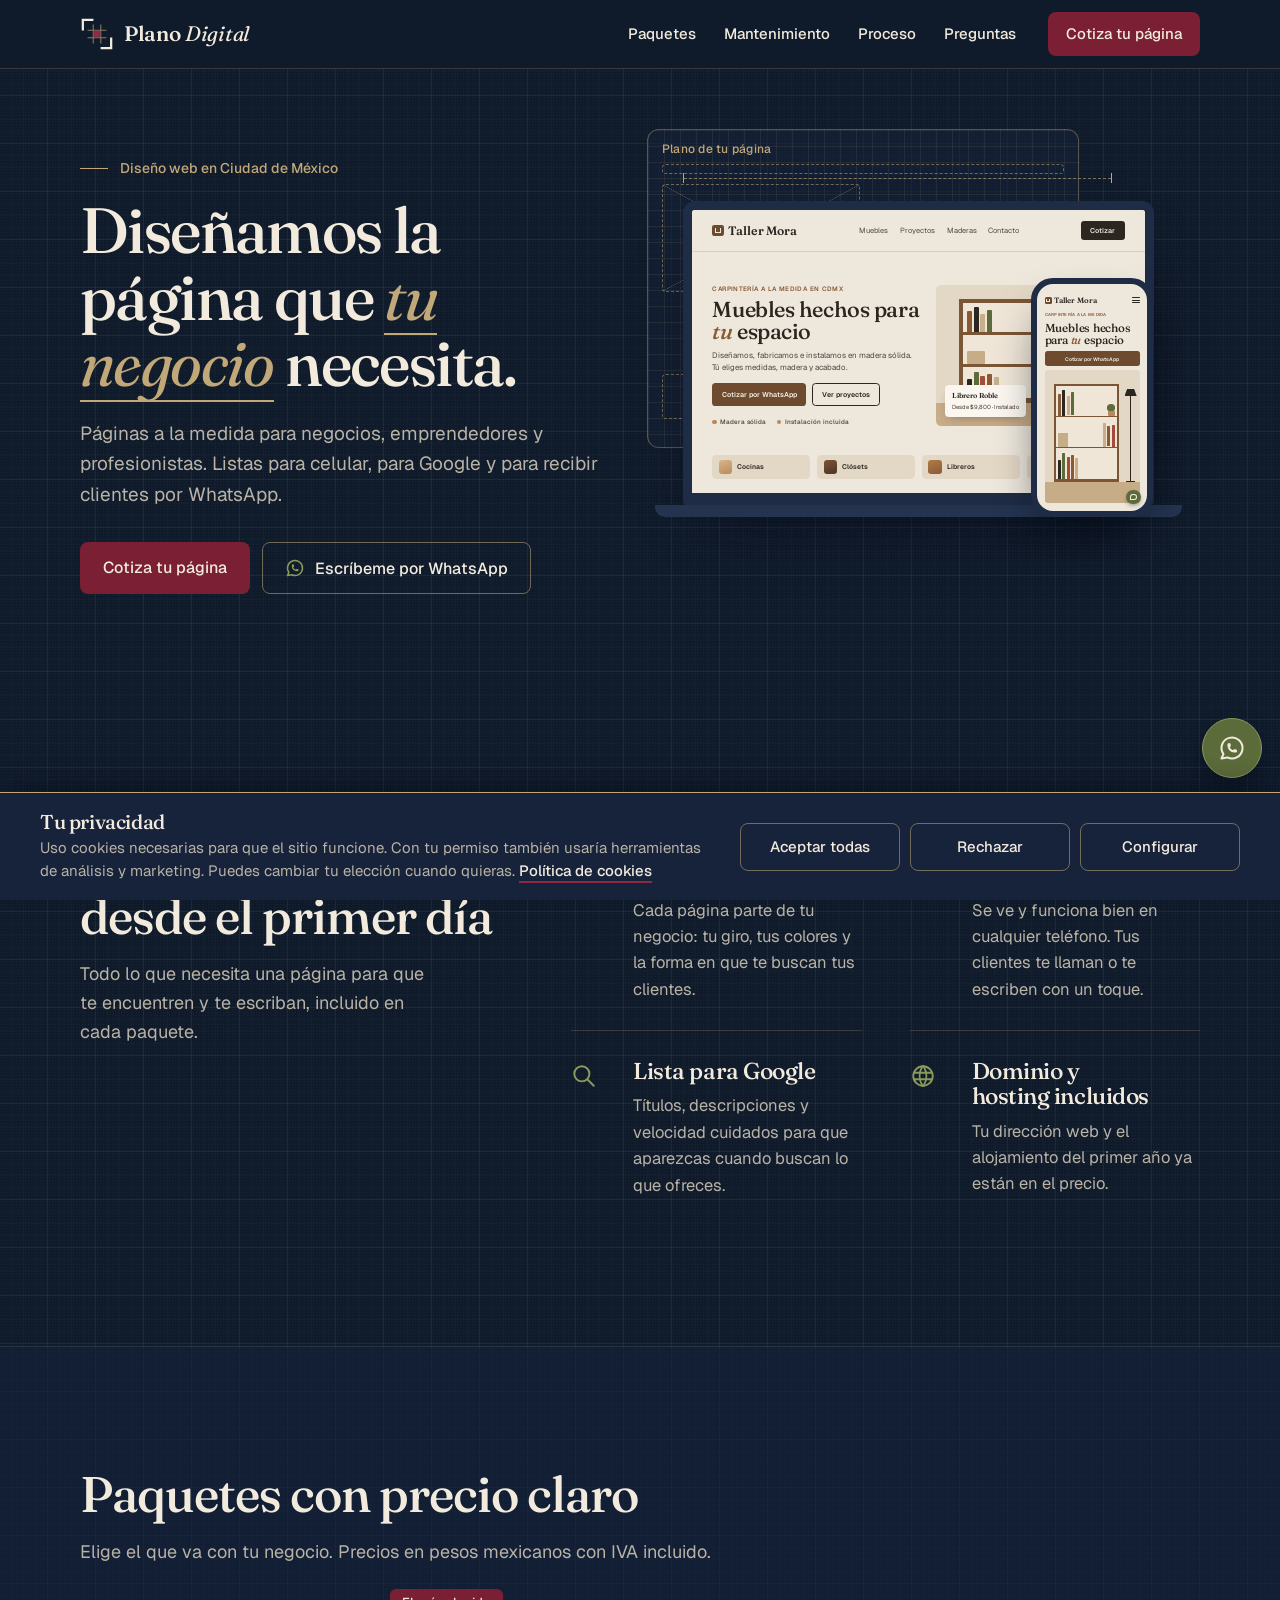
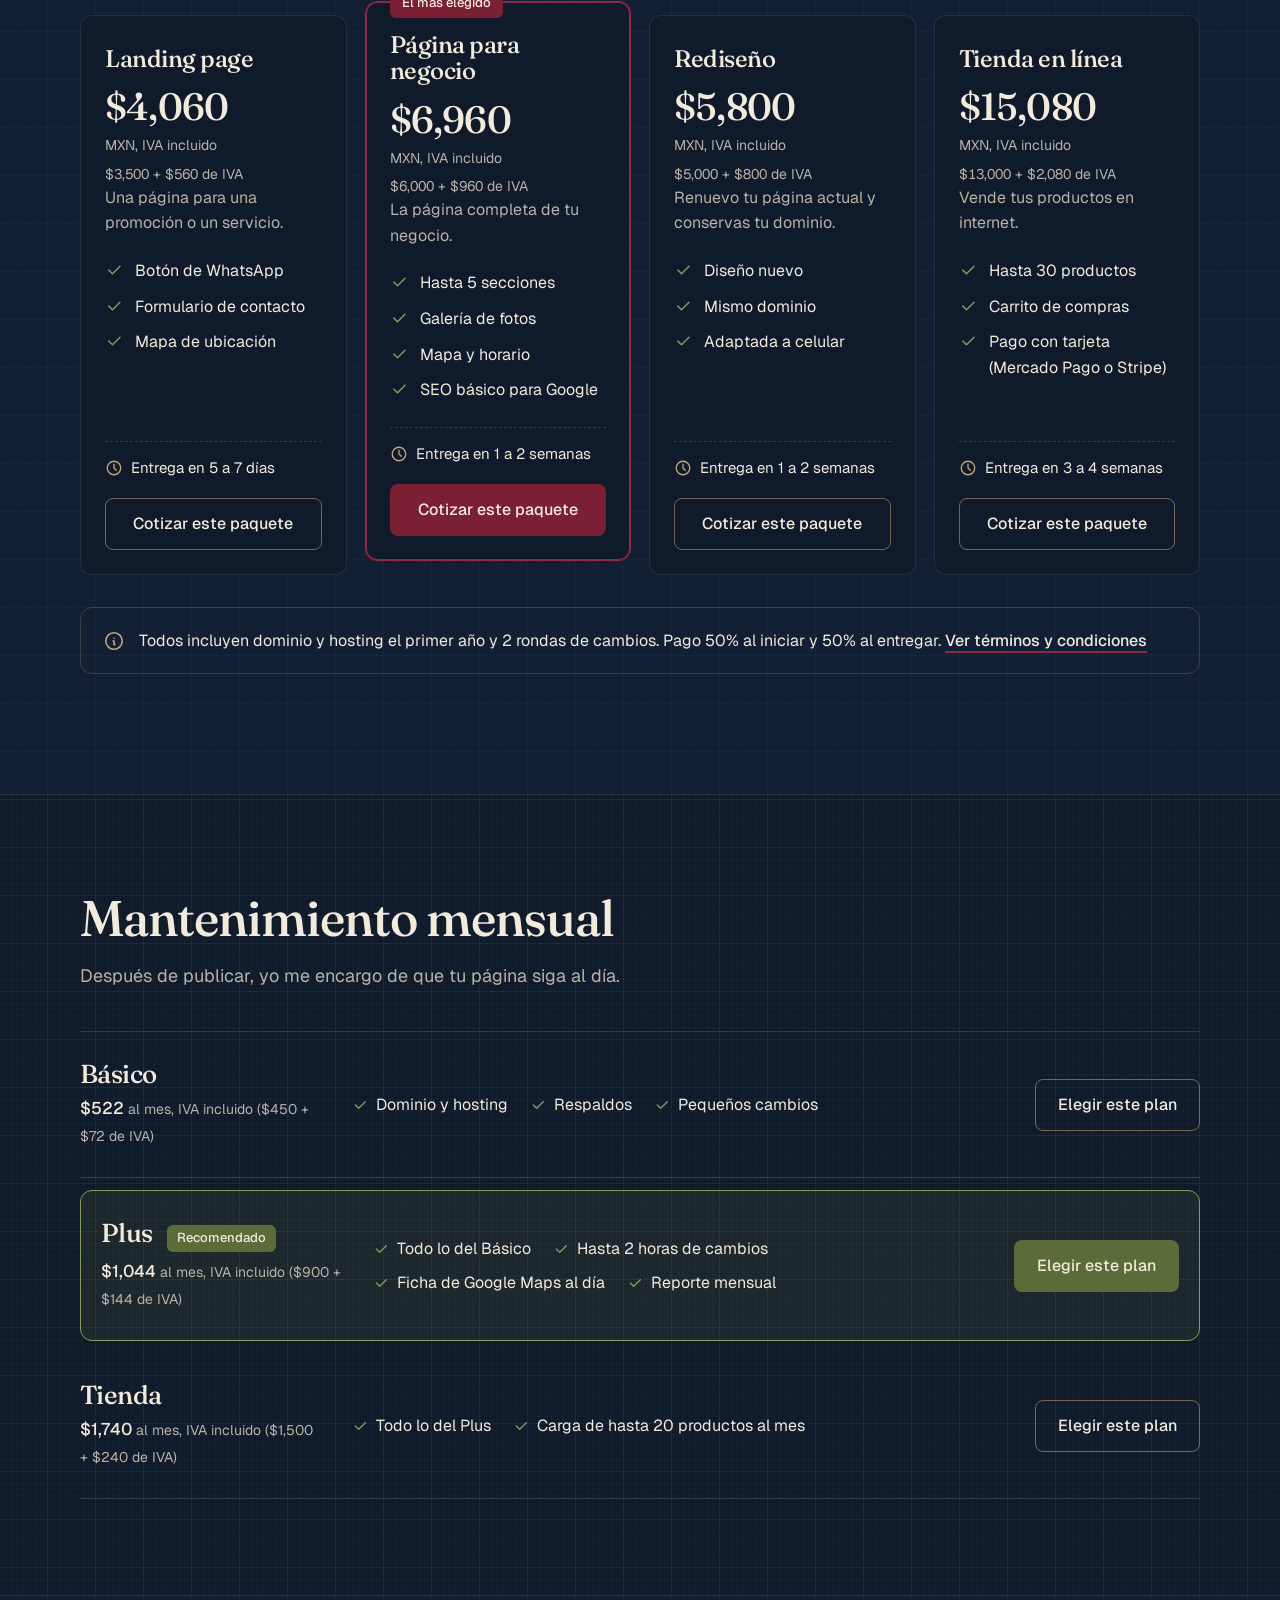
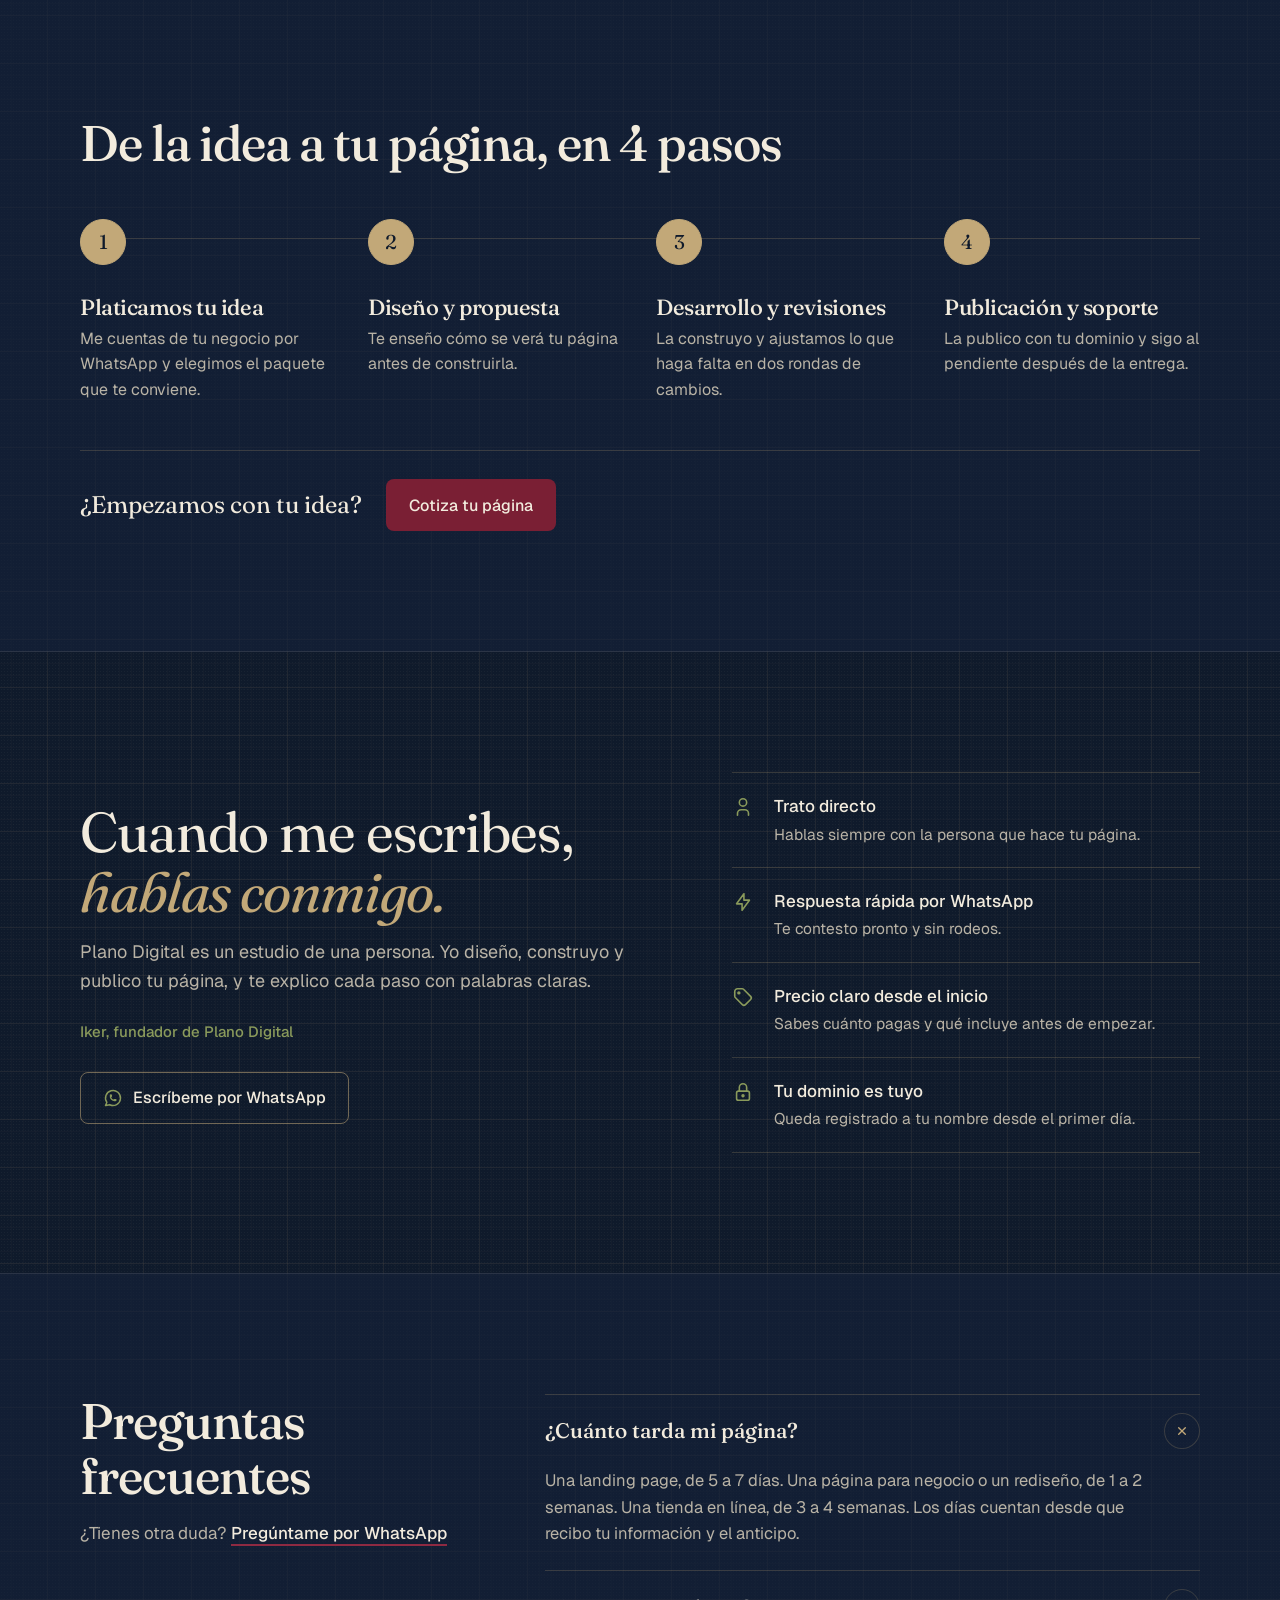
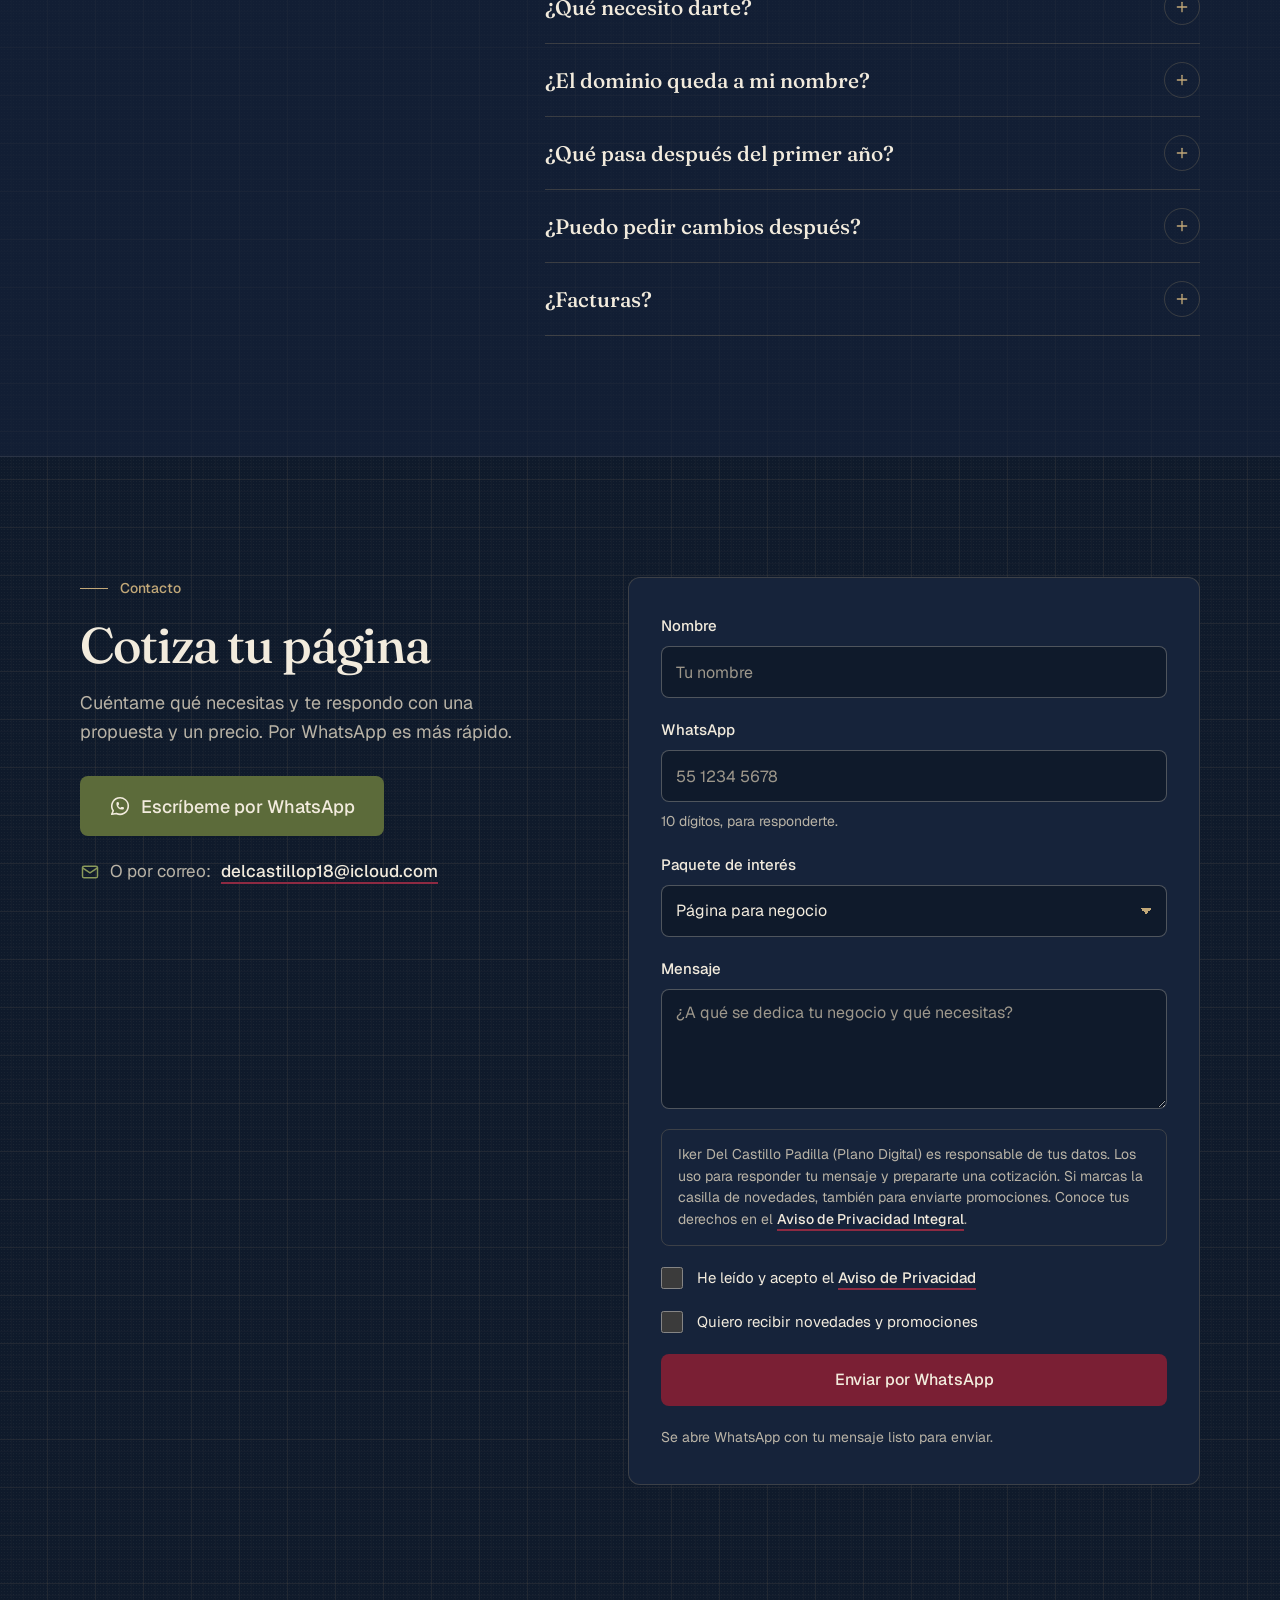
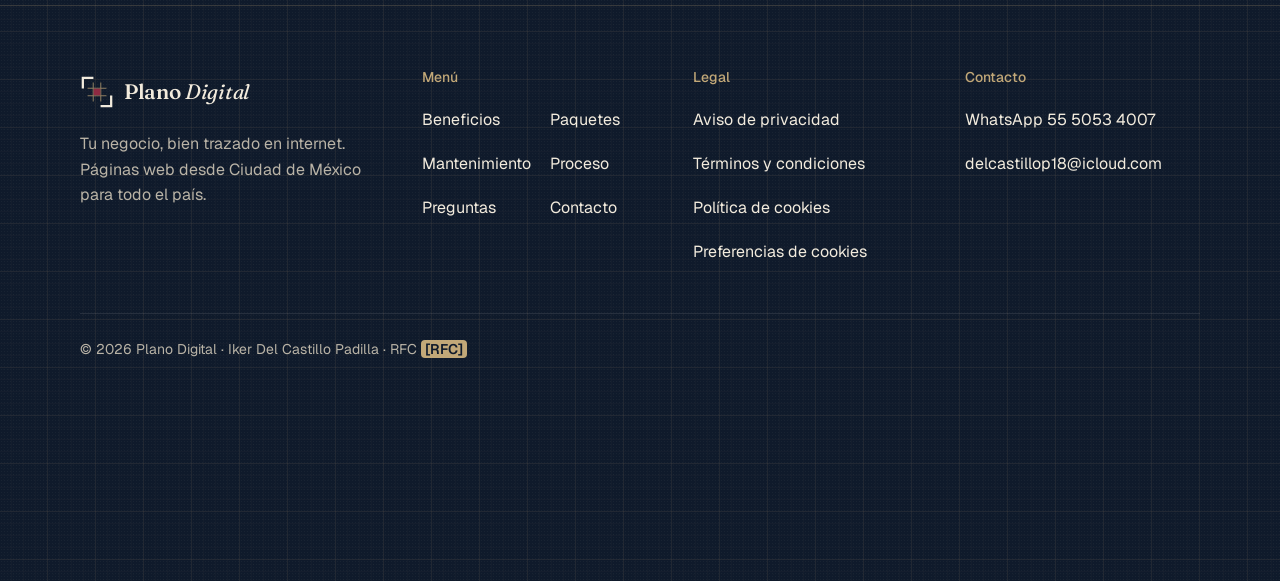
<file: index.html>
<!doctype html>
<html lang="es-MX">
<head>
<meta charset="utf-8">
<meta name="viewport" content="width=device-width, initial-scale=1, viewport-fit=cover">
<title>Plano Digital | Diseño de páginas web en Ciudad de México</title>
<meta name="description" content="Páginas web a la medida para negocios, emprendedores y profesionistas en todo México. Adaptadas a celular, listas para Google, con dominio y hosting incluidos. Desde $4,060 MXN con IVA incluido.">
<meta name="theme-color" content="#0F1A2B">
<meta name="color-scheme" content="dark">
<meta property="og:type" content="website">
<meta property="og:locale" content="es_MX">
<meta property="og:site_name" content="Plano Digital">
<meta property="og:title" content="Plano Digital | Diseño de páginas web">
<meta property="og:description" content="Diseñamos la página que tu negocio necesita. Paquetes desde $4,060 MXN con IVA, dominio y hosting incluidos.">
<link rel="icon" href="favicon.svg" type="image/svg+xml">
<link rel="preconnect" href="https://fonts.googleapis.com">
<link rel="preconnect" href="https://fonts.gstatic.com" crossorigin>
<link href="https://fonts.googleapis.com/css2?family=Fraunces:ital,opsz,wght@0,9..144,400..600;1,9..144,400..500&family=Geist:wght@400;500;600&display=swap" rel="stylesheet">
<link rel="stylesheet" href="styles.css">
<!-- Vercel Web Analytics: inactivo hasta que la persona acepta "Análisis" en el panel de cookies -->
<script type="text/plain" data-consent="analisis">window.va = window.va || function () { (window.vaq = window.vaq || []).push(arguments); };</script>
<script type="text/plain" data-consent="analisis" data-src="/_vercel/insights/script.js"></script>
<script type="application/ld+json">
{"@context":"https://schema.org","@type":"ProfessionalService","name":"Plano Digital","description":"Diseño de páginas web para pequeños negocios, emprendedores y profesionistas.","telephone":"+52 55 5053 4007","email":"delcastillop18@icloud.com","areaServed":"MX","address":{"@type":"PostalAddress","addressLocality":"Ciudad de México","addressCountry":"MX"},"priceRange":"$4,060 - $15,080 MXN (IVA incluido)"}
</script>
</head>
<body>
<div class="pd">
<a class="skip" href="#main">Saltar al contenido</a>

<header class="top">
<div class="wrap top-in">
<a class="brand" href="#inicio" aria-label="Plano Digital, ir al inicio">
<svg width="34" height="34" viewBox="0 0 36 36" fill="none" aria-hidden="true"><path d="M8 14h20M8 22h20M14 8v20M22 8v20" stroke="#C2A878" stroke-opacity=".7" stroke-width="1.1"></path><path d="M3 13V3h10M33 23v10H23" stroke="currentColor" stroke-width="2.4" stroke-linecap="square"></path><rect x="14.5" y="14.5" width="7" height="7" fill="#8E2A42"></rect></svg>
<span class="brand-w">Plano <i>Digital</i></span>
</a>
<button class="mbtn" type="button" id="menu-btn" aria-label="Abrir menú" aria-expanded="false" aria-controls="menu">
<svg class="icon-close" width="22" height="22" viewBox="0 0 24 24" fill="none" stroke="currentColor" stroke-width="1.75" stroke-linecap="round" stroke-linejoin="round" aria-hidden="true"><path d="M18 6l-12 12"></path><path d="M6 6l12 12"></path></svg>
<svg class="icon-open" width="22" height="22" viewBox="0 0 24 24" fill="none" stroke="currentColor" stroke-width="1.75" stroke-linecap="round" stroke-linejoin="round" aria-hidden="true"><path d="M4 6l16 0"></path><path d="M4 12l16 0"></path><path d="M4 18l16 0"></path></svg>
</button>
<nav id="menu" class="nav" aria-label="Menú principal">
<ul>
<li><a href="#paquetes">Paquetes</a></li>
<li><a href="#mantenimiento">Mantenimiento</a></li>
<li><a href="#proceso">Proceso</a></li>
<li><a href="#preguntas">Preguntas</a></li>
<li><a class="btn btn-wine" href="#contacto">Cotiza tu página</a></li>
</ul>
</nav>
</div>
</header>

<main id="main">
<section id="inicio" class="hero" aria-labelledby="t-hero">
<div class="wrap hero-g">
<div>
<p class="kicker in" style="--i: 0">Diseño web en Ciudad de México</p>
<h1 id="t-hero" class="in" style="--i: 1">Diseñamos la página que <em>tu negocio</em> necesita.</h1>
<p class="lede in" style="--i: 2">Páginas a la medida para negocios, emprendedores y profesionistas. Listas para celular, para Google y para recibir clientes por WhatsApp.</p>
<div class="ctas in" style="--i: 3">
<a class="btn btn-wine" href="#contacto">Cotiza tu página</a>
<a class="btn btn-line" href="https://wa.me/525550534007?text=Hola%2C%20quiero%20informes%20para%20mi%20p%C3%A1gina%20web." target="_blank" rel="noopener"><svg width="20" height="20" viewBox="0 0 24 24" fill="none" stroke="currentColor" stroke-width="1.75" stroke-linecap="round" stroke-linejoin="round" aria-hidden="true"><path d="M3 21l1.65 -3.8a9 9 0 1 1 3.4 2.9l-5.05 .9"></path><path d="M9 10a.5 .5 0 0 0 1 0v-1a.5 .5 0 0 0 -1 0v1a5 5 0 0 0 5 5h1a.5 .5 0 0 0 0 -1h-1a.5 .5 0 0 0 0 1"></path></svg>Escríbeme por WhatsApp</a>
</div>
</div>
<div class="mock in" style="--i: 2" role="img" aria-label="Plano de una página web y la página terminada para un taller de muebles ficticio, vista en laptop y en celular">
<div class="stage">
<div class="layer l-plan" data-depth="-16" aria-hidden="true">
<div class="sheet">
<span class="sheet-t">Plano de tu página</span>
<i class="wf wf-nav"></i>
<i class="wf wf-hero"></i>
<i class="wf wf-a"></i><i class="wf wf-b"></i><i class="wf wf-c"></i>
<span class="sheet-n">1440 × 900</span>
</div>
</div>
<div class="layer l-lap" data-depth="8">
<span class="dim" aria-hidden="true"></span>
<div class="lap" aria-hidden="true">
<div class="site">
<div class="s-nav"><span class="s-logo"><span class="s-mark"></span>Taller Mora</span><span class="s-links"><span>Muebles</span><span>Proyectos</span><span>Maderas</span><span>Contacto</span></span><span class="s-cta">Cotizar</span></div>
<div class="s-hero">
<div><p class="s-ey">Carpintería a la medida en CDMX</p><p class="s-t">Muebles hechos para <em>tu</em> espacio</p><p class="s-p">Diseñamos, fabricamos e instalamos en madera sólida. Tú eliges medidas, madera y acabado.</p><div class="s-btns"><span class="s-b">Cotizar por WhatsApp</span><span class="s-b2">Ver proyectos</span></div><div class="s-feat"><span>Madera sólida</span><span>Instalación incluida</span></div></div>
<div class="s-art">
<span class="s-floor"></span>
<span class="s-lamp"></span>
<div class="s-shelf">
<div class="row"><span class="bk c1" style="height: 72%"></span><span class="bk c2" style="height: 86%"></span><span class="bk c3" style="height: 64%"></span><span class="bk c4" style="height: 78%"></span><span class="pot"></span></div>
<div class="row"><span class="box"></span><span class="bk c3" style="height: 80%"></span><span class="bk c1" style="height: 68%"></span><span class="bk c5" style="height: 74%"></span></div>
<div class="row"><span class="bk c2" style="height: 60%"></span><span class="bk c4" style="height: 82%"></span><span class="bk c5" style="height: 70%"></span><span class="bk c1" style="height: 76%"></span><span class="bk c3" style="height: 66%"></span></div>
</div>
<span class="s-tag"><b>Librero Roble</b><span>Desde $9,800 · Instalado</span></span>
</div>
</div>
<div class="s-row"><span><i class="w1"></i>Cocinas</span><span><i class="w2"></i>Clósets</span><span><i class="w3"></i>Libreros</span><span><i class="w4"></i>Escritorios</span></div>
</div>
</div>
<div class="lap-base" aria-hidden="true"></div>
</div>
<div class="layer l-phone" data-depth="24">
<div class="phone" aria-hidden="true">
<div class="site-m">
<div class="m-top"><span class="s-logo"><span class="s-mark"></span>Taller Mora</span><span class="m-menu"><i></i><i></i><i></i></span></div>
<p class="s-ey">Carpintería a la medida</p>
<p class="s-t">Muebles hechos para <em>tu</em> espacio</p>
<span class="s-b">Cotizar por WhatsApp</span>
<div class="s-art">
<span class="s-floor"></span>
<span class="s-lamp"></span>
<div class="s-shelf">
<div class="row"><span class="bk c1" style="height: 72%"></span><span class="bk c2" style="height: 86%"></span><span class="bk c3" style="height: 64%"></span><span class="bk c4" style="height: 78%"></span><span class="pot"></span></div>
<div class="row"><span class="box"></span><span class="bk c3" style="height: 80%"></span><span class="bk c1" style="height: 68%"></span><span class="bk c5" style="height: 74%"></span></div>
<div class="row"><span class="bk c2" style="height: 60%"></span><span class="bk c4" style="height: 82%"></span><span class="bk c5" style="height: 70%"></span><span class="bk c1" style="height: 76%"></span><span class="bk c3" style="height: 66%"></span></div>
</div>
</div>
<span class="m-wa"></span>
</div>
</div>
</div>
<div class="glare" aria-hidden="true"></div>
</div>
</div>
</div>
</section>

<section id="beneficios" class="sec" aria-labelledby="t-ben">
<div class="wrap ben-g">
<div class="head rv">
<h2 id="t-ben" class="h2">Tu página trabaja desde el primer día</h2>
<p class="lede">Todo lo que necesita una página para que te encuentren y te escriban, incluido en cada paquete.</p>
</div>
<div class="ben-list">
<div class="ben rv" style="--i: 0"><svg width="26" height="26" viewBox="0 0 24 24" fill="none" stroke="currentColor" stroke-width="1.75" stroke-linecap="round" stroke-linejoin="round" aria-hidden="true"><path d="M4 20h4l10.5 -10.5a2.828 2.828 0 1 0 -4 -4l-10.5 10.5v4"></path><path d="M13.5 6.5l4 4"></path></svg><div><h3>Diseño a medida</h3><p>Cada página parte de tu negocio: tu giro, tus colores y la forma en que te buscan tus clientes.</p></div></div>
<div class="ben rv" style="--i: 1"><svg width="26" height="26" viewBox="0 0 24 24" fill="none" stroke="currentColor" stroke-width="1.75" stroke-linecap="round" stroke-linejoin="round" aria-hidden="true"><path d="M6 5a2 2 0 0 1 2 -2h8a2 2 0 0 1 2 2v14a2 2 0 0 1 -2 2h-8a2 2 0 0 1 -2 -2v-14z"></path><path d="M11 4h2"></path><path d="M12 17v.01"></path></svg><div><h3>Adaptada a celular</h3><p>Se ve y funciona bien en cualquier teléfono. Tus clientes te llaman o te escriben con un toque.</p></div></div>
<div class="ben rv" style="--i: 2"><svg width="26" height="26" viewBox="0 0 24 24" fill="none" stroke="currentColor" stroke-width="1.75" stroke-linecap="round" stroke-linejoin="round" aria-hidden="true"><path d="M3 10a7 7 0 1 0 14 0a7 7 0 1 0 -14 0"></path><path d="M21 21l-6 -6"></path></svg><div><h3>Lista para Google</h3><p>Títulos, descripciones y velocidad cuidados para que aparezcas cuando buscan lo que ofreces.</p></div></div>
<div class="ben rv" style="--i: 3"><svg width="26" height="26" viewBox="0 0 24 24" fill="none" stroke="currentColor" stroke-width="1.75" stroke-linecap="round" stroke-linejoin="round" aria-hidden="true"><path d="M3 12a9 9 0 1 0 18 0a9 9 0 0 0 -18 0"></path><path d="M3.6 9h16.8"></path><path d="M3.6 15h16.8"></path><path d="M11.5 3a17 17 0 0 0 0 18"></path><path d="M12.5 3a17 17 0 0 1 0 18"></path></svg><div><h3>Dominio y hosting incluidos</h3><p>Tu dirección web y el alojamiento del primer año ya están en el precio.</p></div></div>
</div>
</div>
</section>

<section id="paquetes" class="sec alt" aria-labelledby="t-paq">
<div class="wrap">
<div class="head rv">
<h2 id="t-paq" class="h2">Paquetes con precio claro</h2>
<p class="lede">Elige el que va con tu negocio. Precios en pesos mexicanos con IVA incluido.</p>
</div>
<div class="plans">
<article class="plan rv" style="--i: 0">
<h3>Landing page</h3>
<p class="price"><b>$4,060</b><small>MXN, IVA incluido</small></p><p class="vat">$3,500 + $560 de IVA</p>
<p class="plan-d">Una página para una promoción o un servicio.</p>
<ul class="inc">
<li><svg width="18" height="18" viewBox="0 0 24 24" fill="none" stroke="currentColor" stroke-width="2" stroke-linecap="round" stroke-linejoin="round" aria-hidden="true"><path d="M5 12l5 5l10 -10"></path></svg>Botón de WhatsApp</li>
<li><svg width="18" height="18" viewBox="0 0 24 24" fill="none" stroke="currentColor" stroke-width="2" stroke-linecap="round" stroke-linejoin="round" aria-hidden="true"><path d="M5 12l5 5l10 -10"></path></svg>Formulario de contacto</li>
<li><svg width="18" height="18" viewBox="0 0 24 24" fill="none" stroke="currentColor" stroke-width="2" stroke-linecap="round" stroke-linejoin="round" aria-hidden="true"><path d="M5 12l5 5l10 -10"></path></svg>Mapa de ubicación</li>
</ul>
<p class="when"><svg width="18" height="18" viewBox="0 0 24 24" fill="none" stroke="currentColor" stroke-width="1.75" stroke-linecap="round" stroke-linejoin="round" aria-hidden="true"><path d="M3 12a9 9 0 1 0 18 0a9 9 0 0 0 -18 0"></path><path d="M12 7v5l3 3"></path></svg>Entrega en 5 a 7 días</p>
<a class="btn btn-line btn-full" href="https://wa.me/525550534007?text=Hola%2C%20quiero%20cotizar%20el%20paquete%20Landing%20page." target="_blank" rel="noopener" aria-label="Cotizar el paquete Landing page por WhatsApp">Cotizar este paquete</a>
</article>
<article class="plan top-pick rv" style="--i: 1">
<span class="tag">El más elegido</span>
<h3>Página para negocio</h3>
<p class="price"><b>$6,960</b><small>MXN, IVA incluido</small></p><p class="vat">$6,000 + $960 de IVA</p>
<p class="plan-d">La página completa de tu negocio.</p>
<ul class="inc">
<li><svg width="18" height="18" viewBox="0 0 24 24" fill="none" stroke="currentColor" stroke-width="2" stroke-linecap="round" stroke-linejoin="round" aria-hidden="true"><path d="M5 12l5 5l10 -10"></path></svg>Hasta 5 secciones</li>
<li><svg width="18" height="18" viewBox="0 0 24 24" fill="none" stroke="currentColor" stroke-width="2" stroke-linecap="round" stroke-linejoin="round" aria-hidden="true"><path d="M5 12l5 5l10 -10"></path></svg>Galería de fotos</li>
<li><svg width="18" height="18" viewBox="0 0 24 24" fill="none" stroke="currentColor" stroke-width="2" stroke-linecap="round" stroke-linejoin="round" aria-hidden="true"><path d="M5 12l5 5l10 -10"></path></svg>Mapa y horario</li>
<li><svg width="18" height="18" viewBox="0 0 24 24" fill="none" stroke="currentColor" stroke-width="2" stroke-linecap="round" stroke-linejoin="round" aria-hidden="true"><path d="M5 12l5 5l10 -10"></path></svg>SEO básico para Google</li>
</ul>
<p class="when"><svg width="18" height="18" viewBox="0 0 24 24" fill="none" stroke="currentColor" stroke-width="1.75" stroke-linecap="round" stroke-linejoin="round" aria-hidden="true"><path d="M3 12a9 9 0 1 0 18 0a9 9 0 0 0 -18 0"></path><path d="M12 7v5l3 3"></path></svg>Entrega en 1 a 2 semanas</p>
<a class="btn btn-wine btn-full" href="https://wa.me/525550534007?text=Hola%2C%20quiero%20cotizar%20el%20paquete%20P%C3%A1gina%20para%20negocio." target="_blank" rel="noopener" aria-label="Cotizar el paquete Página para negocio por WhatsApp">Cotizar este paquete</a>
</article>
<article class="plan rv" style="--i: 2">
<h3>Rediseño</h3>
<p class="price"><b>$5,800</b><small>MXN, IVA incluido</small></p><p class="vat">$5,000 + $800 de IVA</p>
<p class="plan-d">Renuevo tu página actual y conservas tu dominio.</p>
<ul class="inc">
<li><svg width="18" height="18" viewBox="0 0 24 24" fill="none" stroke="currentColor" stroke-width="2" stroke-linecap="round" stroke-linejoin="round" aria-hidden="true"><path d="M5 12l5 5l10 -10"></path></svg>Diseño nuevo</li>
<li><svg width="18" height="18" viewBox="0 0 24 24" fill="none" stroke="currentColor" stroke-width="2" stroke-linecap="round" stroke-linejoin="round" aria-hidden="true"><path d="M5 12l5 5l10 -10"></path></svg>Mismo dominio</li>
<li><svg width="18" height="18" viewBox="0 0 24 24" fill="none" stroke="currentColor" stroke-width="2" stroke-linecap="round" stroke-linejoin="round" aria-hidden="true"><path d="M5 12l5 5l10 -10"></path></svg>Adaptada a celular</li>
</ul>
<p class="when"><svg width="18" height="18" viewBox="0 0 24 24" fill="none" stroke="currentColor" stroke-width="1.75" stroke-linecap="round" stroke-linejoin="round" aria-hidden="true"><path d="M3 12a9 9 0 1 0 18 0a9 9 0 0 0 -18 0"></path><path d="M12 7v5l3 3"></path></svg>Entrega en 1 a 2 semanas</p>
<a class="btn btn-line btn-full" href="https://wa.me/525550534007?text=Hola%2C%20quiero%20cotizar%20el%20paquete%20Redise%C3%B1o." target="_blank" rel="noopener" aria-label="Cotizar el paquete Rediseño por WhatsApp">Cotizar este paquete</a>
</article>
<article class="plan rv" style="--i: 3">
<h3>Tienda en línea</h3>
<p class="price"><b>$15,080</b><small>MXN, IVA incluido</small></p><p class="vat">$13,000 + $2,080 de IVA</p>
<p class="plan-d">Vende tus productos en internet.</p>
<ul class="inc">
<li><svg width="18" height="18" viewBox="0 0 24 24" fill="none" stroke="currentColor" stroke-width="2" stroke-linecap="round" stroke-linejoin="round" aria-hidden="true"><path d="M5 12l5 5l10 -10"></path></svg>Hasta 30 productos</li>
<li><svg width="18" height="18" viewBox="0 0 24 24" fill="none" stroke="currentColor" stroke-width="2" stroke-linecap="round" stroke-linejoin="round" aria-hidden="true"><path d="M5 12l5 5l10 -10"></path></svg>Carrito de compras</li>
<li><svg width="18" height="18" viewBox="0 0 24 24" fill="none" stroke="currentColor" stroke-width="2" stroke-linecap="round" stroke-linejoin="round" aria-hidden="true"><path d="M5 12l5 5l10 -10"></path></svg>Pago con tarjeta (Mercado Pago o Stripe)</li>
</ul>
<p class="when"><svg width="18" height="18" viewBox="0 0 24 24" fill="none" stroke="currentColor" stroke-width="1.75" stroke-linecap="round" stroke-linejoin="round" aria-hidden="true"><path d="M3 12a9 9 0 1 0 18 0a9 9 0 0 0 -18 0"></path><path d="M12 7v5l3 3"></path></svg>Entrega en 3 a 4 semanas</p>
<a class="btn btn-line btn-full" href="https://wa.me/525550534007?text=Hola%2C%20quiero%20cotizar%20el%20paquete%20Tienda%20en%20l%C3%ADnea." target="_blank" rel="noopener" aria-label="Cotizar el paquete Tienda en línea por WhatsApp">Cotizar este paquete</a>
</article>
</div>
<p class="terms rv"><svg width="22" height="22" viewBox="0 0 24 24" fill="none" stroke="currentColor" stroke-width="1.75" stroke-linecap="round" stroke-linejoin="round" aria-hidden="true"><path d="M3 12a9 9 0 1 0 18 0a9 9 0 0 0 -18 0"></path><path d="M12 9h.01"></path><path d="M11 12h1v4h1"></path></svg><span>Todos incluyen dominio y hosting el primer año y 2 rondas de cambios. Pago 50% al iniciar y 50% al entregar. <a class="tlink" href="terminos.html">Ver términos y condiciones</a></span></p>
</div>
</section>

<section id="mantenimiento" class="sec-tight" aria-labelledby="t-mt">
<div class="wrap">
<div class="mt-head rv">
<div>
<h2 id="t-mt" class="h2">Mantenimiento mensual</h2>
<p class="lede">Después de publicar, yo me encargo de que tu página siga al día.</p>
</div>
</div>
<div class="rows">
<div class="mrow rv" style="--i: 0">
<div class="mname"><h3>Básico</h3><p class="mprice">$522 <small>al mes, IVA incluido ($450 + $72 de IVA)</small></p></div>
<ul class="mlist">
<li><svg width="16" height="16" viewBox="0 0 24 24" fill="none" stroke="currentColor" stroke-width="2" stroke-linecap="round" stroke-linejoin="round" aria-hidden="true"><path d="M5 12l5 5l10 -10"></path></svg>Dominio y hosting</li>
<li><svg width="16" height="16" viewBox="0 0 24 24" fill="none" stroke="currentColor" stroke-width="2" stroke-linecap="round" stroke-linejoin="round" aria-hidden="true"><path d="M5 12l5 5l10 -10"></path></svg>Respaldos</li>
<li><svg width="16" height="16" viewBox="0 0 24 24" fill="none" stroke="currentColor" stroke-width="2" stroke-linecap="round" stroke-linejoin="round" aria-hidden="true"><path d="M5 12l5 5l10 -10"></path></svg>Pequeños cambios</li>
</ul>
<a class="btn btn-line" href="https://wa.me/525550534007?text=Hola%2C%20me%20interesa%20el%20mantenimiento%20B%C3%A1sico." target="_blank" rel="noopener" aria-label="Elegir el plan Básico por WhatsApp">Elegir este plan</a>
</div>
<div class="mrow rec rv" style="--i: 1">
<div class="mname"><h3>Plus</h3><span class="chip">Recomendado</span><p class="mprice">$1,044 <small>al mes, IVA incluido ($900 + $144 de IVA)</small></p></div>
<ul class="mlist">
<li><svg width="16" height="16" viewBox="0 0 24 24" fill="none" stroke="currentColor" stroke-width="2" stroke-linecap="round" stroke-linejoin="round" aria-hidden="true"><path d="M5 12l5 5l10 -10"></path></svg>Todo lo del Básico</li>
<li><svg width="16" height="16" viewBox="0 0 24 24" fill="none" stroke="currentColor" stroke-width="2" stroke-linecap="round" stroke-linejoin="round" aria-hidden="true"><path d="M5 12l5 5l10 -10"></path></svg>Hasta 2 horas de cambios</li>
<li><svg width="16" height="16" viewBox="0 0 24 24" fill="none" stroke="currentColor" stroke-width="2" stroke-linecap="round" stroke-linejoin="round" aria-hidden="true"><path d="M5 12l5 5l10 -10"></path></svg>Ficha de Google Maps al día</li>
<li><svg width="16" height="16" viewBox="0 0 24 24" fill="none" stroke="currentColor" stroke-width="2" stroke-linecap="round" stroke-linejoin="round" aria-hidden="true"><path d="M5 12l5 5l10 -10"></path></svg>Reporte mensual</li>
</ul>
<a class="btn btn-olive" href="https://wa.me/525550534007?text=Hola%2C%20me%20interesa%20el%20mantenimiento%20Plus." target="_blank" rel="noopener" aria-label="Elegir el plan Plus por WhatsApp">Elegir este plan</a>
</div>
<div class="mrow rv" style="--i: 2">
<div class="mname"><h3>Tienda</h3><p class="mprice">$1,740 <small>al mes, IVA incluido ($1,500 + $240 de IVA)</small></p></div>
<ul class="mlist">
<li><svg width="16" height="16" viewBox="0 0 24 24" fill="none" stroke="currentColor" stroke-width="2" stroke-linecap="round" stroke-linejoin="round" aria-hidden="true"><path d="M5 12l5 5l10 -10"></path></svg>Todo lo del Plus</li>
<li><svg width="16" height="16" viewBox="0 0 24 24" fill="none" stroke="currentColor" stroke-width="2" stroke-linecap="round" stroke-linejoin="round" aria-hidden="true"><path d="M5 12l5 5l10 -10"></path></svg>Carga de hasta 20 productos al mes</li>
</ul>
<a class="btn btn-line" href="https://wa.me/525550534007?text=Hola%2C%20me%20interesa%20el%20mantenimiento%20Tienda." target="_blank" rel="noopener" aria-label="Elegir el plan Tienda por WhatsApp">Elegir este plan</a>
</div>
</div>
</div>
</section>


<section id="proceso" class="sec alt" aria-labelledby="t-pro">
<div class="wrap">
<div class="head rv">
<h2 id="t-pro" class="h2">De la idea a tu página, en 4 pasos</h2>
</div>
<ol class="steps watch">
<li class="step rv" style="--i: 0"><span class="step-n" aria-hidden="true">1</span><h3>Platicamos tu idea</h3><p>Me cuentas de tu negocio por WhatsApp y elegimos el paquete que te conviene.</p></li>
<li class="step rv" style="--i: 1"><span class="step-n" aria-hidden="true">2</span><h3>Diseño y propuesta</h3><p>Te enseño cómo se verá tu página antes de construirla.</p></li>
<li class="step rv" style="--i: 2"><span class="step-n" aria-hidden="true">3</span><h3>Desarrollo y revisiones</h3><p>La construyo y ajustamos lo que haga falta en dos rondas de cambios.</p></li>
<li class="step rv" style="--i: 3"><span class="step-n" aria-hidden="true">4</span><h3>Publicación y soporte</h3><p>La publico con tu dominio y sigo al pendiente después de la entrega.</p></li>
</ol>
<div class="nudge rv">
<p>¿Empezamos con tu idea?</p>
<a class="btn btn-wine" href="#contacto">Cotiza tu página</a>
</div>
</div>
</section>

<section id="por-que" class="sec why" aria-labelledby="t-why">
<div class="wrap why-g">
<div class="rv">
<h2 id="t-why" class="quote">Cuando me escribes, <em>hablas conmigo.</em></h2>
<p class="lede">Plano Digital es un estudio de una persona. Yo diseño, construyo y publico tu página, y te explico cada paso con palabras claras.</p>
<p class="sign">Iker, fundador de Plano Digital</p>
<a class="btn btn-line" style="margin-top: 28px" href="https://wa.me/525550534007?text=Hola%2C%20quiero%20informes%20para%20mi%20p%C3%A1gina%20web." target="_blank" rel="noopener"><svg width="20" height="20" viewBox="0 0 24 24" fill="none" stroke="currentColor" stroke-width="1.75" stroke-linecap="round" stroke-linejoin="round" aria-hidden="true"><path d="M3 21l1.65 -3.8a9 9 0 1 1 3.4 2.9l-5.05 .9"></path><path d="M9 10a.5 .5 0 0 0 1 0v-1a.5 .5 0 0 0 -1 0v1a5 5 0 0 0 5 5h1a.5 .5 0 0 0 0 -1h-1a.5 .5 0 0 0 0 1"></path></svg>Escríbeme por WhatsApp</a>
</div>
<dl class="pts">
<div class="rv" style="--i: 0"><svg width="22" height="22" viewBox="0 0 24 24" fill="none" stroke="currentColor" stroke-width="1.75" stroke-linecap="round" stroke-linejoin="round" aria-hidden="true"><path d="M8 7a4 4 0 1 0 8 0a4 4 0 0 0 -8 0"></path><path d="M6 21v-2a4 4 0 0 1 4 -4h4a4 4 0 0 1 4 4v2"></path></svg><span><dt>Trato directo</dt><dd>Hablas siempre con la persona que hace tu página.</dd></span></div>
<div class="rv" style="--i: 1"><svg width="22" height="22" viewBox="0 0 24 24" fill="none" stroke="currentColor" stroke-width="1.75" stroke-linecap="round" stroke-linejoin="round" aria-hidden="true"><path d="M13 3l0 7l6 0l-8 11l0 -7l-6 0l8 -11"></path></svg><span><dt>Respuesta rápida por WhatsApp</dt><dd>Te contesto pronto y sin rodeos.</dd></span></div>
<div class="rv" style="--i: 2"><svg width="22" height="22" viewBox="0 0 24 24" fill="none" stroke="currentColor" stroke-width="1.75" stroke-linecap="round" stroke-linejoin="round" aria-hidden="true"><path d="M7.5 7.5m-1 0a1 1 0 1 0 2 0a1 1 0 1 0 -2 0"></path><path d="M3 6v5.172a2 2 0 0 0 .586 1.414l7.71 7.71a2.41 2.41 0 0 0 3.408 0l5.592 -5.592a2.41 2.41 0 0 0 0 -3.408l-7.71 -7.71a2 2 0 0 0 -1.414 -.586h-5.172a3 3 0 0 0 -3 3z"></path></svg><span><dt>Precio claro desde el inicio</dt><dd>Sabes cuánto pagas y qué incluye antes de empezar.</dd></span></div>
<div class="rv" style="--i: 3"><svg width="22" height="22" viewBox="0 0 24 24" fill="none" stroke="currentColor" stroke-width="1.75" stroke-linecap="round" stroke-linejoin="round" aria-hidden="true"><path d="M5 13a2 2 0 0 1 2 -2h10a2 2 0 0 1 2 2v6a2 2 0 0 1 -2 2h-10a2 2 0 0 1 -2 -2v-6z"></path><path d="M11 16a1 1 0 1 0 2 0a1 1 0 0 0 -2 0"></path><path d="M8 11v-4a4 4 0 1 1 8 0v4"></path></svg><span><dt>Tu dominio es tuyo</dt><dd>Queda registrado a tu nombre desde el primer día.</dd></span></div>
</dl>
</div>
</section>

<section id="preguntas" class="sec alt" aria-labelledby="t-faq">
<div class="wrap faq-g">
<div class="faq-side rv">
<h2 id="t-faq" class="h2">Preguntas frecuentes</h2>
<p>¿Tienes otra duda? <a class="tlink" href="https://wa.me/525550534007?text=Hola%2C%20tengo%20una%20pregunta%20sobre%20mi%20p%C3%A1gina%20web." target="_blank" rel="noopener">Pregúntame por WhatsApp</a></p>
</div>
<div class="acc rv">
<details name="faq" open>
<summary>¿Cuánto tarda mi página?<span class="plus" aria-hidden="true"><svg width="16" height="16" viewBox="0 0 24 24" fill="none" stroke="currentColor" stroke-width="2" stroke-linecap="round"><path d="M12 5l0 14"></path><path d="M5 12l14 0"></path></svg></span></summary>
<p>Una landing page, de 5 a 7 días. Una página para negocio o un rediseño, de 1 a 2 semanas. Una tienda en línea, de 3 a 4 semanas. Los días cuentan desde que recibo tu información y el anticipo.</p>
</details>
<details name="faq">
<summary>¿Qué necesito darte?<span class="plus" aria-hidden="true"><svg width="16" height="16" viewBox="0 0 24 24" fill="none" stroke="currentColor" stroke-width="2" stroke-linecap="round"><path d="M12 5l0 14"></path><path d="M5 12l14 0"></path></svg></span></summary>
<p>Tu logo si ya tienes, fotos de tu negocio, la lista de tus servicios o productos, tu horario, tu dirección y tus datos de contacto. Si te falta algo, lo armamos juntos.</p>
</details>
<details name="faq">
<summary>¿El dominio queda a mi nombre?<span class="plus" aria-hidden="true"><svg width="16" height="16" viewBox="0 0 24 24" fill="none" stroke="currentColor" stroke-width="2" stroke-linecap="round"><path d="M12 5l0 14"></path><path d="M5 12l14 0"></path></svg></span></summary>
<p>Sí. Lo registro a tu nombre y es tuyo, aunque más adelante decidas trabajar con alguien más.</p>
</details>
<details name="faq">
<summary>¿Qué pasa después del primer año?<span class="plus" aria-hidden="true"><svg width="16" height="16" viewBox="0 0 24 24" fill="none" stroke="currentColor" stroke-width="2" stroke-linecap="round"><path d="M12 5l0 14"></path><path d="M5 12l14 0"></path></svg></span></summary>
<p>Renuevas el dominio y el hosting, o eliges un plan de mantenimiento que ya los incluye. Te aviso con tiempo antes de que venzan.</p>
</details>
<details name="faq">
<summary>¿Puedo pedir cambios después?<span class="plus" aria-hidden="true"><svg width="16" height="16" viewBox="0 0 24 24" fill="none" stroke="currentColor" stroke-width="2" stroke-linecap="round"><path d="M12 5l0 14"></path><path d="M5 12l14 0"></path></svg></span></summary>
<p>Sí. Durante el proyecto tienes 2 rondas de cambios. Después de la entrega, los cambios entran en tu plan de mantenimiento o te los cotizo aparte.</p>
</details>
<details name="faq">
<summary>¿Facturas?<span class="plus" aria-hidden="true"><svg width="16" height="16" viewBox="0 0 24 24" fill="none" stroke="currentColor" stroke-width="2" stroke-linecap="round"><path d="M12 5l0 14"></path><path d="M5 12l14 0"></path></svg></span></summary>
<p>Sí, emito factura. Los precios que ves ya incluyen IVA.</p>
</details>
</div>
</div>
</section>

<section id="contacto" class="sec" aria-labelledby="t-ct">
<div class="wrap ct-g">
<div class="rv">
<p class="kicker">Contacto</p>
<h2 id="t-ct" class="h2">Cotiza tu página</h2>
<p class="lede">Cuéntame qué necesitas y te respondo con una propuesta y un precio. Por WhatsApp es más rápido.</p>
<a class="btn btn-olive btn-xl" href="https://wa.me/525550534007?text=Hola%2C%20quiero%20cotizar%20mi%20p%C3%A1gina%20web." target="_blank" rel="noopener"><svg width="22" height="22" viewBox="0 0 24 24" fill="none" stroke="currentColor" stroke-width="1.75" stroke-linecap="round" stroke-linejoin="round" aria-hidden="true"><path d="M3 21l1.65 -3.8a9 9 0 1 1 3.4 2.9l-5.05 .9"></path><path d="M9 10a.5 .5 0 0 0 1 0v-1a.5 .5 0 0 0 -1 0v1a5 5 0 0 0 5 5h1a.5 .5 0 0 0 0 -1h-1a.5 .5 0 0 0 0 1"></path></svg>Escríbeme por WhatsApp</a>
<p class="mail"><svg width="20" height="20" viewBox="0 0 24 24" fill="none" stroke="currentColor" stroke-width="1.75" stroke-linecap="round" stroke-linejoin="round" aria-hidden="true"><path d="M3 7a2 2 0 0 1 2 -2h14a2 2 0 0 1 2 2v10a2 2 0 0 1 -2 2h-14a2 2 0 0 1 -2 -2v-10z"></path><path d="M3 7l9 6l9 -6"></path></svg>O por correo: <a class="tlink" href="mailto:delcastillop18@icloud.com">delcastillop18@icloud.com</a></p>
</div>
<form id="contact-form" class="form rv" novalidate aria-label="Formulario de cotización">
<div class="field"><label for="f-nombre">Nombre</label><input id="f-nombre" name="nombre" type="text" autocomplete="name" enterkeyhint="next" placeholder="Tu nombre" required></div>
<div class="field"><label for="f-wa">WhatsApp</label><input id="f-wa" name="whatsapp" type="tel" inputmode="tel" autocomplete="tel" enterkeyhint="next" placeholder="55 1234 5678" required aria-describedby="h-wa"><span id="h-wa" class="hint">10 dígitos, para responderte.</span></div>
<div class="field"><label for="f-paquete">Paquete de interés</label>
<select id="f-paquete" name="paquete">
<option>Página para negocio</option>
<option>Landing page</option>
<option>Rediseño</option>
<option>Tienda en línea</option>
<option>Mantenimiento mensual</option>
<option>Todavía no sé</option>
</select></div>
<div class="field"><label for="f-msg">Mensaje</label><textarea id="f-msg" name="mensaje" enterkeyhint="send" placeholder="¿A qué se dedica tu negocio y qué necesitas?"></textarea></div>
<p class="hint priv">Iker Del Castillo Padilla (Plano Digital) es responsable de tus datos. Los uso para responder tu mensaje y prepararte una cotización. Si marcas la casilla de novedades, también para enviarte promociones. Conoce tus derechos en el <a class="tlink" href="aviso-de-privacidad.html">Aviso de Privacidad Integral</a>.</p>
<div class="check"><input id="f-acepto" name="acepto" type="checkbox" required><label for="f-acepto">He leído y acepto el <a class="tlink" href="aviso-de-privacidad.html">Aviso de Privacidad</a></label></div>
<div class="check"><input id="f-promos" name="promos" type="checkbox"><label for="f-promos">Quiero recibir novedades y promociones</label></div>
<button class="btn btn-wine btn-full" type="submit">Enviar por WhatsApp</button>
<p class="hint">Se abre WhatsApp con tu mensaje listo para enviar.</p>
</form>
</div>
</section>
</main>

<footer class="foot">
<div class="wrap">
<div class="foot-g">
<div>
<a class="brand" href="#inicio" aria-label="Plano Digital, volver al inicio">
<svg width="34" height="34" viewBox="0 0 36 36" fill="none" aria-hidden="true"><path d="M8 14h20M8 22h20M14 8v20M22 8v20" stroke="#C2A878" stroke-opacity=".7" stroke-width="1.1"></path><path d="M3 13V3h10M33 23v10H23" stroke="currentColor" stroke-width="2.4" stroke-linecap="square"></path><rect x="14.5" y="14.5" width="7" height="7" fill="#8E2A42"></rect></svg>
<span class="brand-w">Plano <i>Digital</i></span>
</a>
<p class="foot-t">Tu negocio, bien trazado en internet. Páginas web desde Ciudad de México para todo el país.</p>
</div>
<nav aria-label="Menú del pie de página">
<h2>Menú</h2>
<ul class="flinks">
<li><a href="#beneficios">Beneficios</a></li>
<li><a href="#paquetes">Paquetes</a></li>
<li><a href="#mantenimiento">Mantenimiento</a></li>
<li><a href="#proceso">Proceso</a></li>
<li><a href="#preguntas">Preguntas</a></li>
<li><a href="#contacto">Contacto</a></li>
</ul>
</nav>
<nav aria-label="Información legal">
<h2>Legal</h2>
<ul class="fct">
<li><a href="aviso-de-privacidad.html">Aviso de privacidad</a></li>
<li><a href="terminos.html">Términos y condiciones</a></li>
<li><a href="politica-de-cookies.html">Política de cookies</a></li>
<li><button class="linkbtn" type="button" data-cookie-prefs="">Preferencias de cookies</button></li>
</ul>
</nav>
<div>
<h2>Contacto</h2>
<ul class="fct">
<li><a href="https://wa.me/525550534007" target="_blank" rel="noopener">WhatsApp 55 5053 4007</a></li>
<li><a href="mailto:delcastillop18@icloud.com">delcastillop18@icloud.com</a></li>
</ul>
</div>
</div>
<div class="legal">
<span>© 2026 Plano Digital · Iker Del Castillo Padilla · RFC <mark class="ph">[RFC]</mark></span>
</div>
</div>
</footer>

<section id="ck-banner" class="ck" aria-labelledby="ck-t" hidden>
<div class="ck-in">
<div class="ck-txt">
<h2 id="ck-t">Tu privacidad</h2>
<p>Uso cookies necesarias para que el sitio funcione. Con tu permiso también usaría herramientas de análisis y marketing. Puedes cambiar tu elección cuando quieras. <a class="tlink" href="politica-de-cookies.html">Política de cookies</a></p>
</div>
<div class="ck-btns">
<button type="button" class="btn btn-line" data-ck="all">Aceptar todas</button>
<button type="button" class="btn btn-line" data-ck="none">Rechazar</button>
<button type="button" class="btn btn-line" data-ck="config">Configurar</button>
</div>
</div>
</section>
<dialog id="ck-panel" class="ck-panel" aria-labelledby="ck-pt" aria-describedby="ck-pd">
<div class="ck-panel-in">
<div class="ck-head">
<h2 id="ck-pt">Preferencias de cookies</h2>
<button type="button" class="ck-x" data-ck-close aria-label="Cerrar sin guardar"><svg width="20" height="20" viewBox="0 0 24 24" fill="none" stroke="currentColor" stroke-width="1.75" stroke-linecap="round" stroke-linejoin="round" aria-hidden="true"><path d="M18 6l-12 12"></path><path d="M6 6l12 12"></path></svg></button>
</div>
<p id="ck-pd" class="ck-lead">Elige qué tipos de cookies permites. Lo que apagues no se carga. Puedes volver aquí desde «Preferencias de cookies» en el pie de página.</p>
<div class="ck-cats">
<div class="ck-row">
<div><h3 id="ck-n1">Necesarias</h3><p id="ck-d1">Guardan tu elección sobre cookies para no preguntarte en cada visita. Siempre están activas.</p></div>
<input class="sw" type="checkbox" role="switch" checked disabled aria-labelledby="ck-n1" aria-describedby="ck-d1">
</div>
<div class="ck-row">
<div><h3 id="ck-n2"><label for="ck-analisis">Análisis</label></h3><p id="ck-d2">Me ayudan a saber cuántas personas visitan el sitio y qué secciones leen, con datos agregados.</p></div>
<input class="sw" id="ck-analisis" type="checkbox" role="switch" aria-describedby="ck-d2">
</div>
<div class="ck-row">
<div><h3 id="ck-n3"><label for="ck-marketing">Marketing</label></h3><p id="ck-d3">Servirían para medir anuncios. Hoy el sitio no usa ninguna; si las agrego, te lo pediré aquí.</p></div>
<input class="sw" id="ck-marketing" type="checkbox" role="switch" aria-describedby="ck-d3">
</div>
</div>
<div class="ck-btns">
<button type="button" class="btn btn-line" data-ck-save="none">Rechazar todas</button>
<button type="button" class="btn btn-line" data-ck-save="all">Aceptar todas</button>
<button type="button" class="btn btn-line" data-ck-save="choice">Guardar elección</button>
</div>
</div>
</dialog>
<p id="ck-live" class="sr-only" role="status" aria-live="polite"></p>
<a class="fab" href="https://wa.me/525550534007?text=Hola%2C%20quiero%20informes%20para%20mi%20p%C3%A1gina%20web." target="_blank" rel="noopener" aria-label="Escríbeme por WhatsApp">
<svg width="28" height="28" viewBox="0 0 24 24" fill="none" stroke="currentColor" stroke-width="1.75" stroke-linecap="round" stroke-linejoin="round" aria-hidden="true"><path d="M3 21l1.65 -3.8a9 9 0 1 1 3.4 2.9l-5.05 .9"></path><path d="M9 10a.5 .5 0 0 0 1 0v-1a.5 .5 0 0 0 -1 0v1a5 5 0 0 0 5 5h1a.5 .5 0 0 0 0 -1h-1a.5 .5 0 0 0 0 1"></path></svg>
</a>
</div>
<script src="main.js" defer></script>
</body>
</html>
</file>
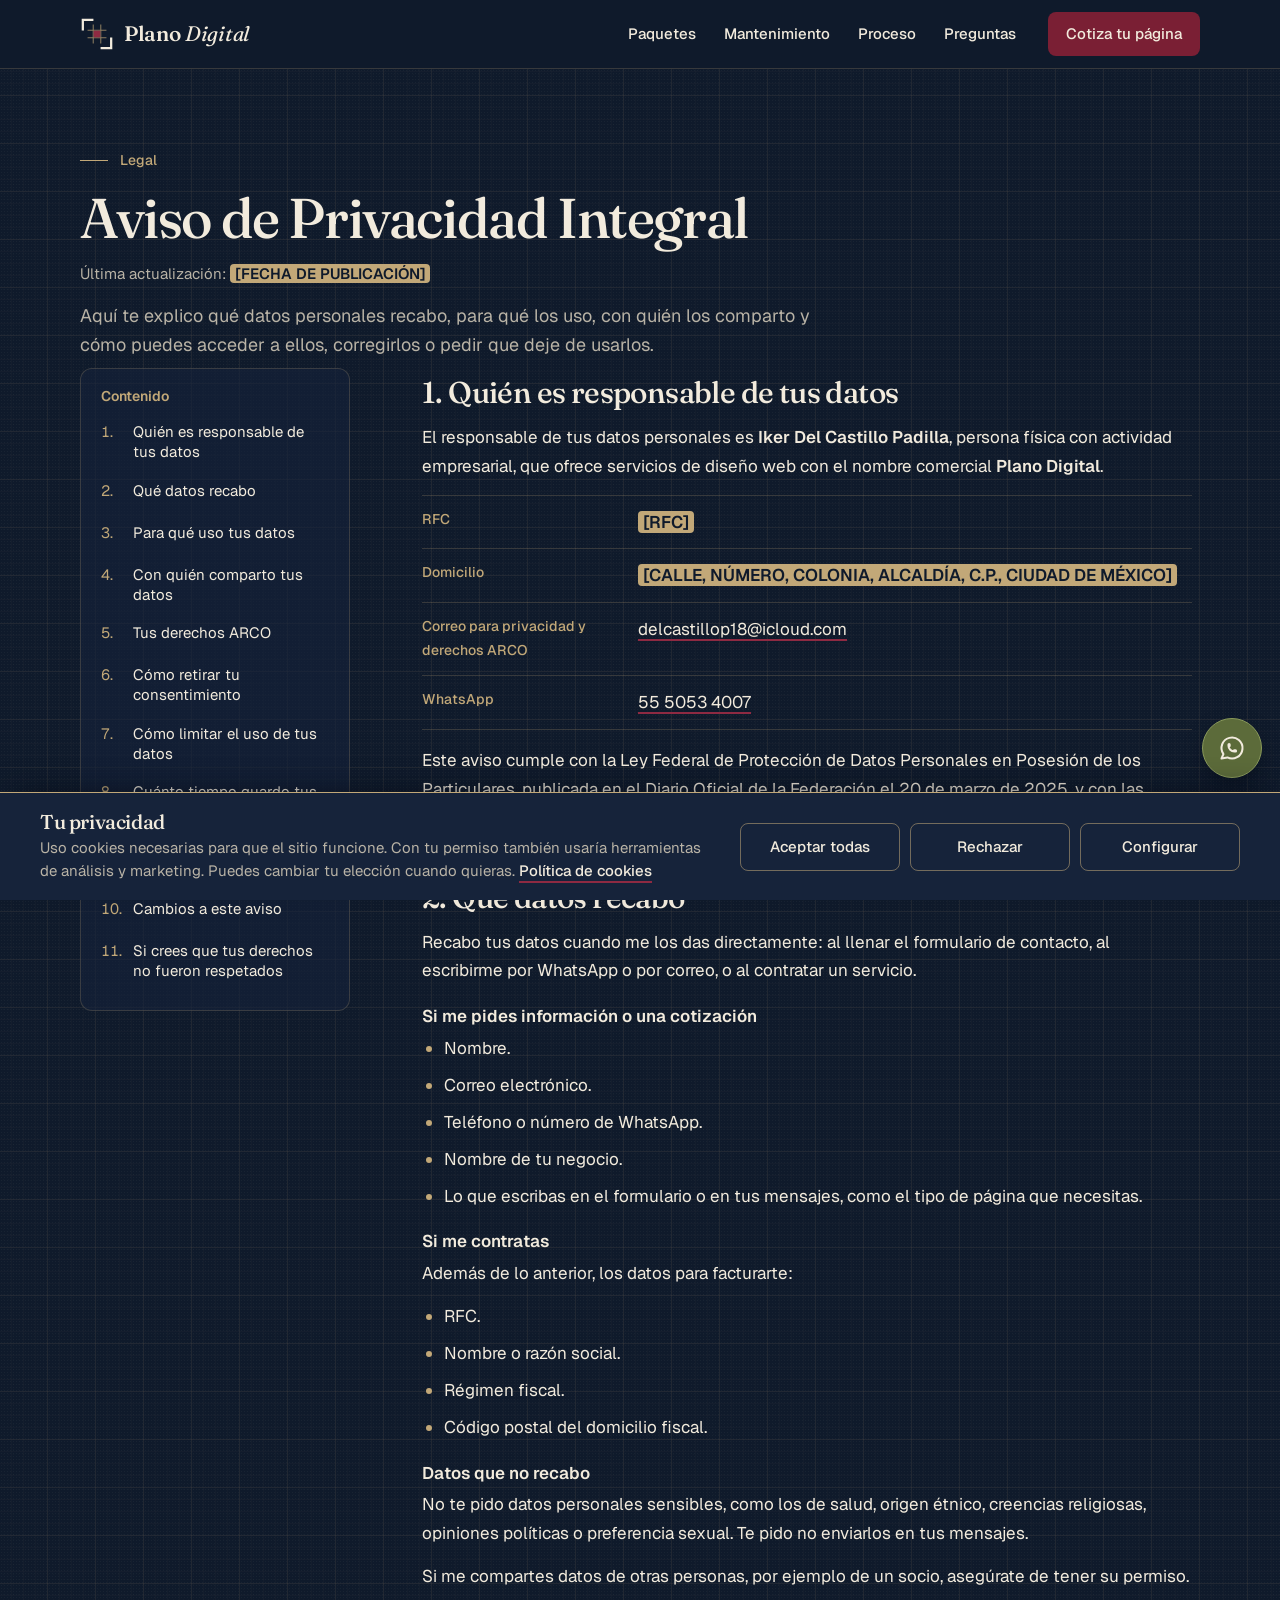
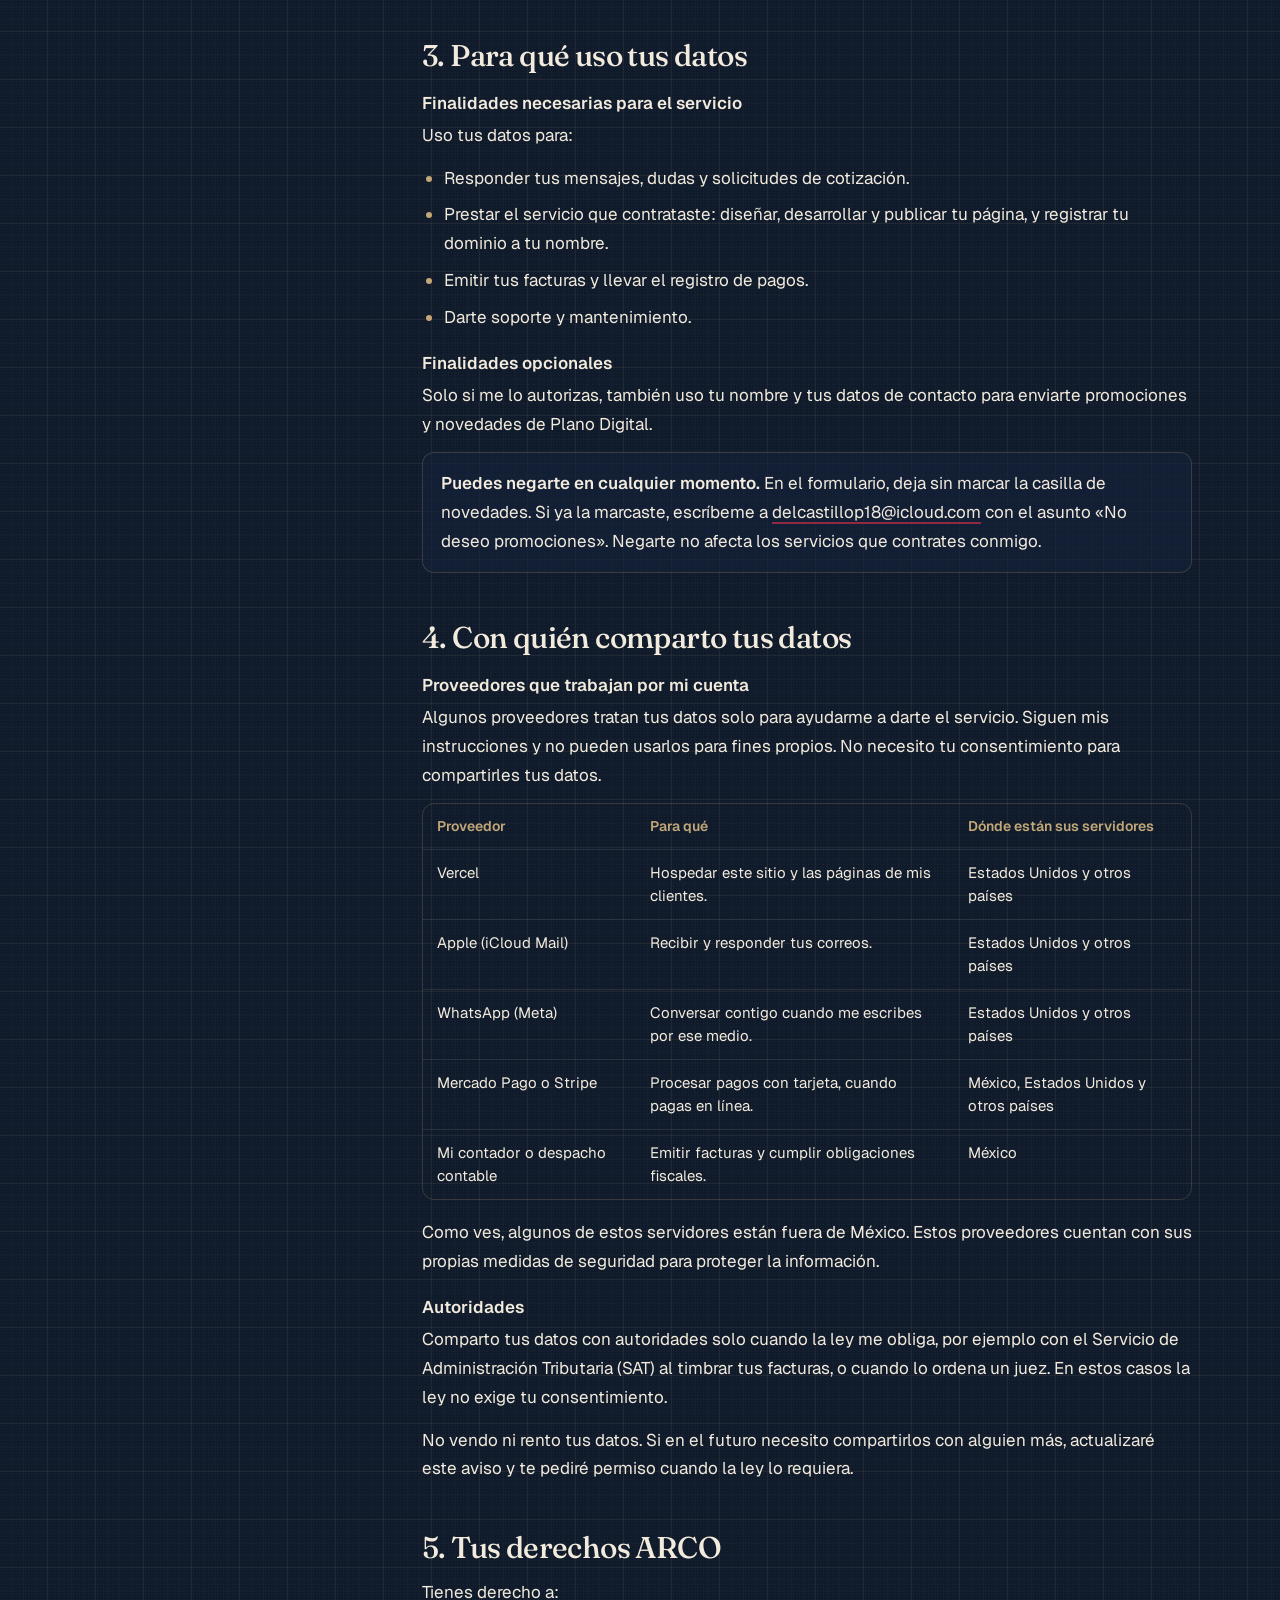
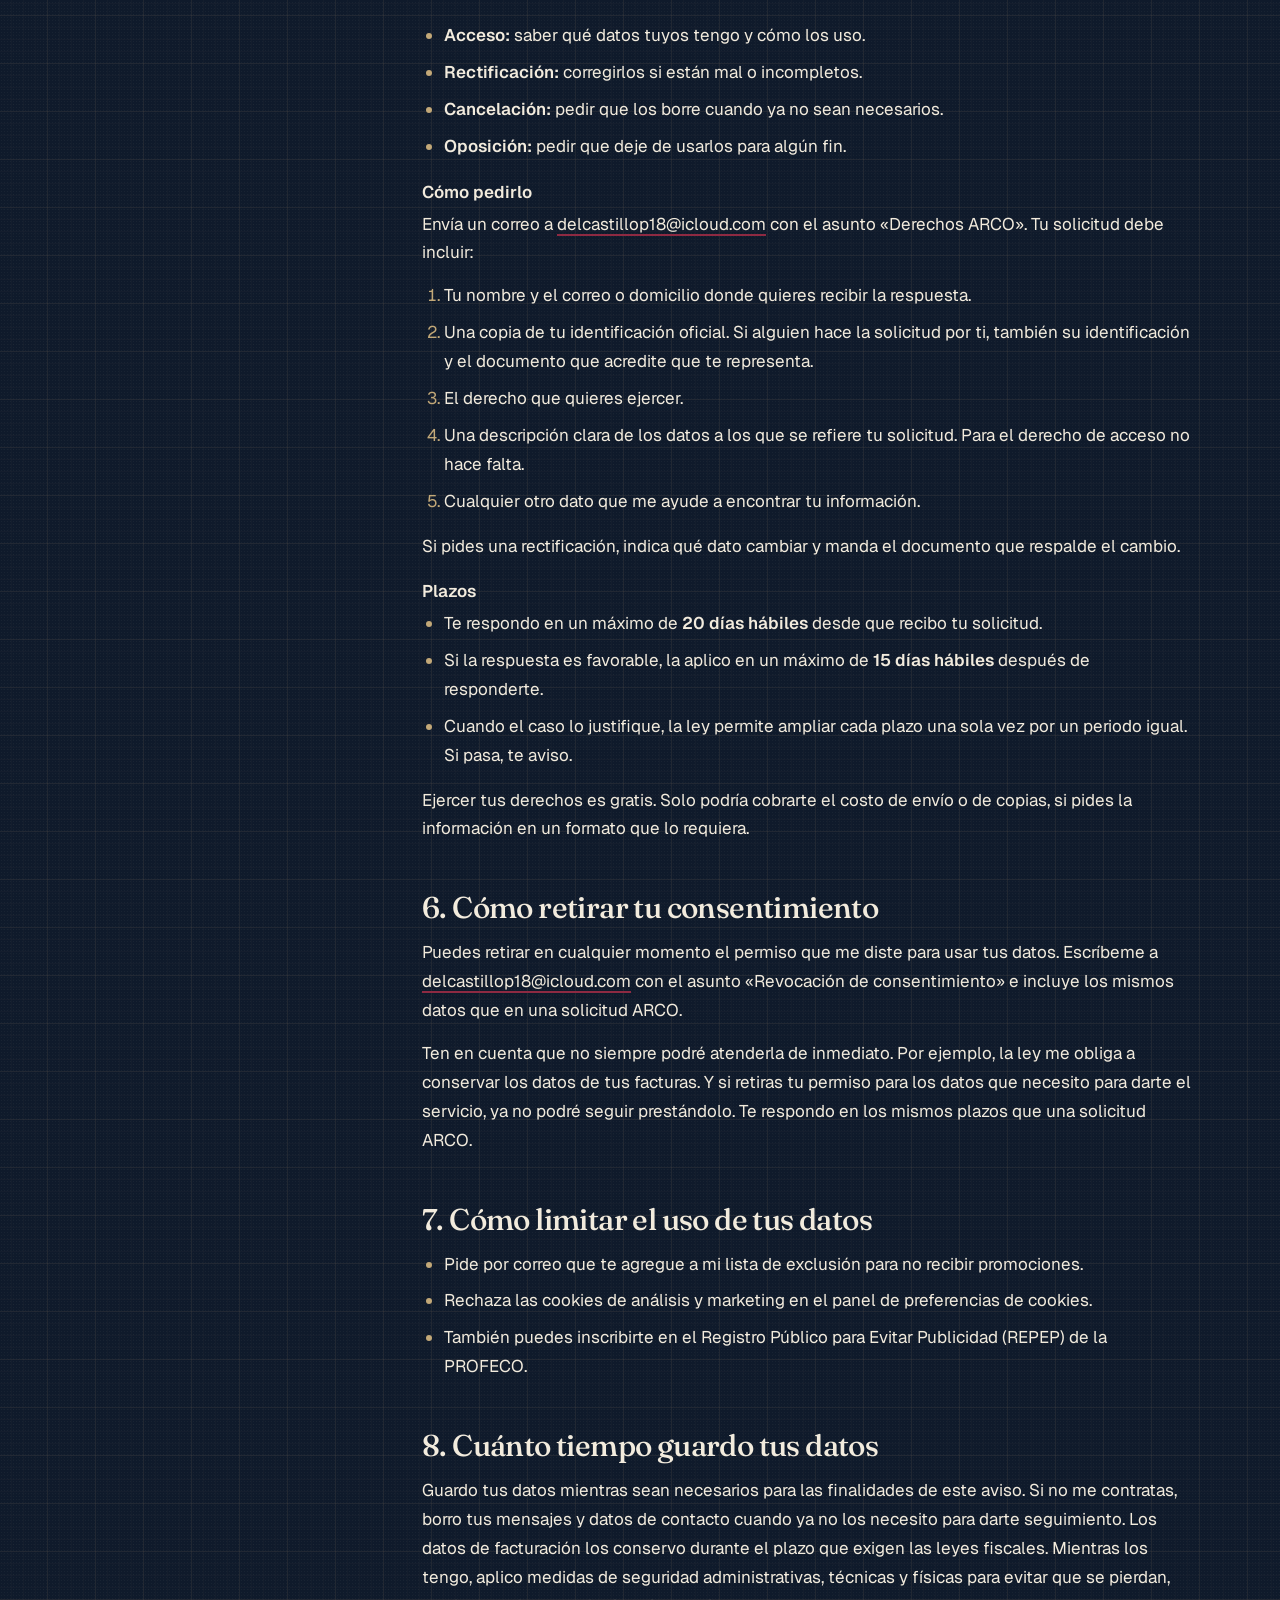
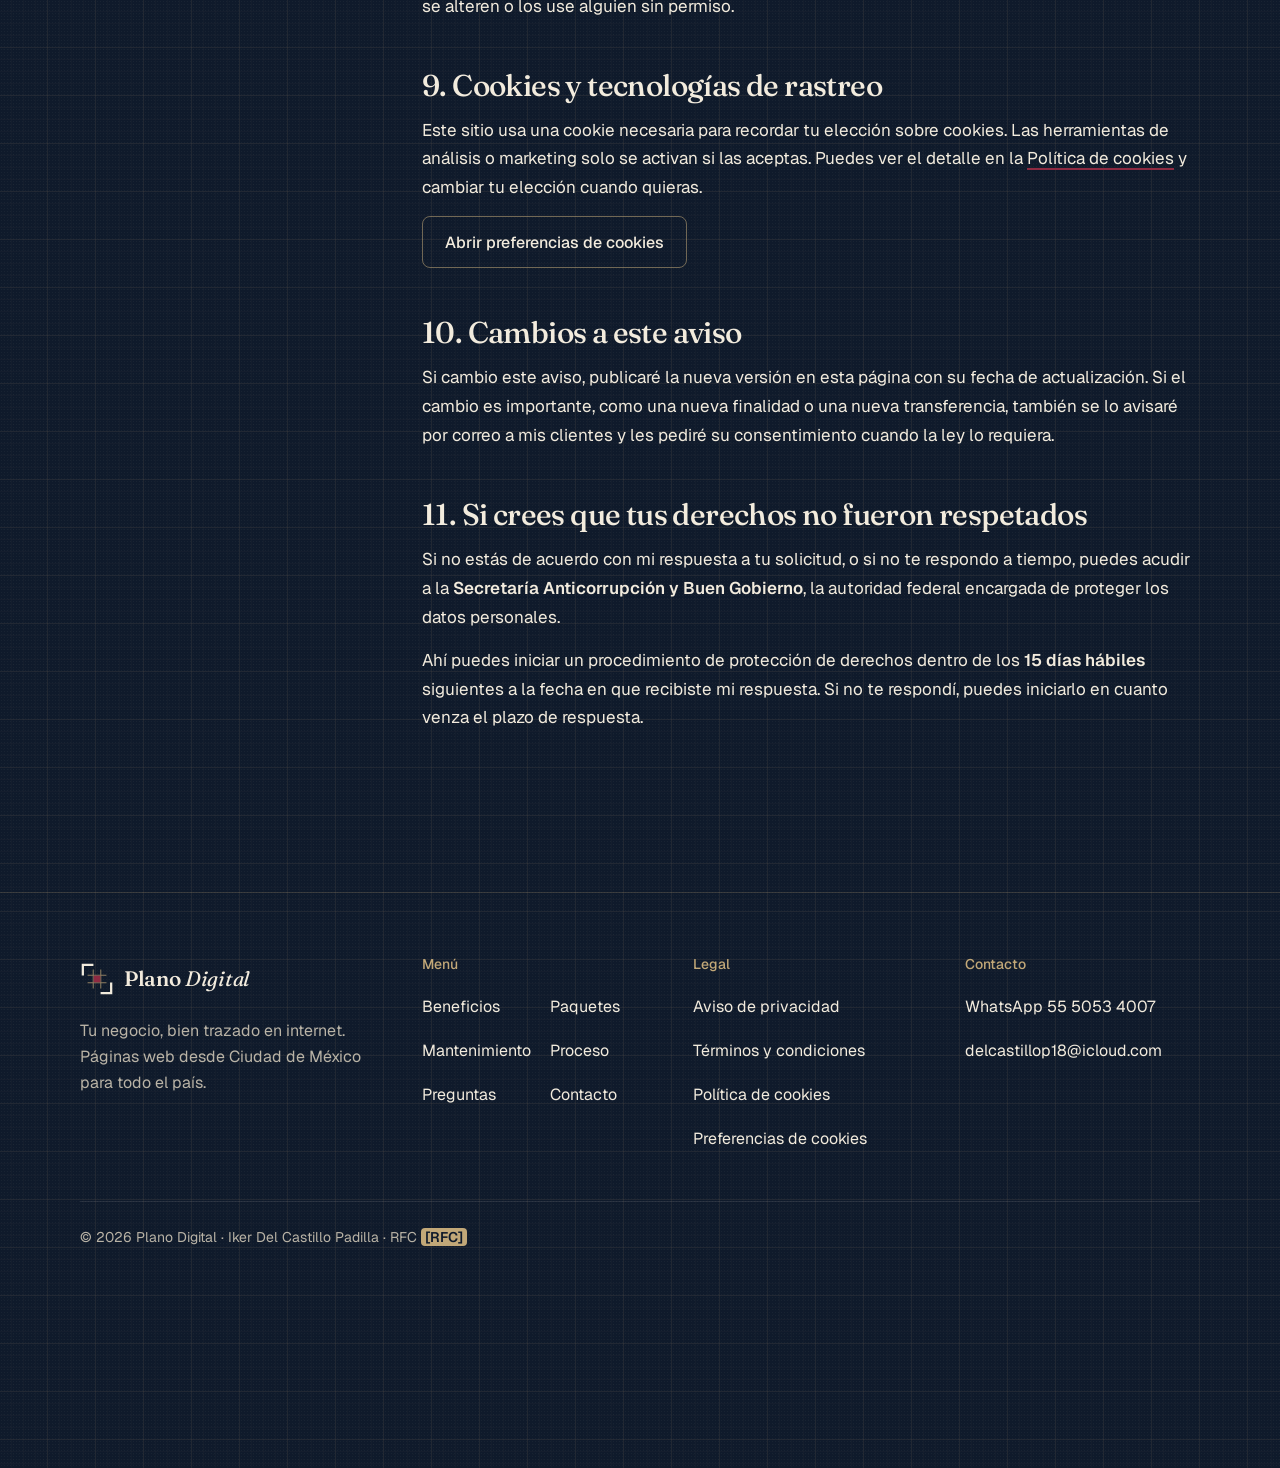
<file: aviso-de-privacidad.html>
<!doctype html>
<html lang="es-MX">
<head>
<meta charset="utf-8">
<meta name="viewport" content="width=device-width, initial-scale=1, viewport-fit=cover">
<title>Aviso de Privacidad | Plano Digital</title>
<meta name="description" content="Cómo Plano Digital recaba, usa y protege tus datos personales, y cómo ejercer tus derechos ARCO conforme a la ley mexicana.">
<meta name="theme-color" content="#0F1A2B">
<meta name="color-scheme" content="dark">
<meta property="og:type" content="website">
<meta property="og:locale" content="es_MX">
<meta property="og:site_name" content="Plano Digital">
<meta property="og:title" content="Aviso de Privacidad | Plano Digital">
<meta property="og:description" content="Cómo Plano Digital recaba, usa y protege tus datos personales, y cómo ejercer tus derechos ARCO conforme a la ley mexicana.">
<link rel="icon" href="favicon.svg" type="image/svg+xml">
<link rel="preconnect" href="https://fonts.googleapis.com">
<link rel="preconnect" href="https://fonts.gstatic.com" crossorigin>
<link href="https://fonts.googleapis.com/css2?family=Fraunces:ital,opsz,wght@0,9..144,400..600;1,9..144,400..500&family=Geist:wght@400;500;600&display=swap" rel="stylesheet">
<link rel="stylesheet" href="styles.css">
<!-- Vercel Web Analytics: inactivo hasta que la persona acepta "Análisis" en el panel de cookies -->
<script type="text/plain" data-consent="analisis">window.va = window.va || function () { (window.vaq = window.vaq || []).push(arguments); };</script>
<script type="text/plain" data-consent="analisis" data-src="/_vercel/insights/script.js"></script>
</head>
<body>
<div class="pd">
<a class="skip" href="#main">Saltar al contenido</a>
<header class="top">
<div class="wrap top-in">
<a class="brand" href="index.html" aria-label="Plano Digital, ir al inicio">
<svg width="34" height="34" viewBox="0 0 36 36" fill="none" aria-hidden="true"><path d="M8 14h20M8 22h20M14 8v20M22 8v20" stroke="#C2A878" stroke-opacity=".7" stroke-width="1.1"></path><path d="M3 13V3h10M33 23v10H23" stroke="currentColor" stroke-width="2.4" stroke-linecap="square"></path><rect x="14.5" y="14.5" width="7" height="7" fill="#8E2A42"></rect></svg>
<span class="brand-w">Plano <i>Digital</i></span>
</a>
<button class="mbtn" type="button" id="menu-btn" aria-label="Abrir menú" aria-expanded="false" aria-controls="menu">
<svg class="icon-close" width="22" height="22" viewBox="0 0 24 24" fill="none" stroke="currentColor" stroke-width="1.75" stroke-linecap="round" stroke-linejoin="round" aria-hidden="true"><path d="M18 6l-12 12"></path><path d="M6 6l12 12"></path></svg>
<svg class="icon-open" width="22" height="22" viewBox="0 0 24 24" fill="none" stroke="currentColor" stroke-width="1.75" stroke-linecap="round" stroke-linejoin="round" aria-hidden="true"><path d="M4 6l16 0"></path><path d="M4 12l16 0"></path><path d="M4 18l16 0"></path></svg>
</button>
<nav id="menu" class="nav" aria-label="Menú principal">
<ul>
<li><a href="index.html#paquetes">Paquetes</a></li>
<li><a href="index.html#mantenimiento">Mantenimiento</a></li>
<li><a href="index.html#proceso">Proceso</a></li>
<li><a href="index.html#preguntas">Preguntas</a></li>
<li><a class="btn btn-wine" href="index.html#contacto">Cotiza tu página</a></li>
</ul>
</nav>
</div>
</header>

<main id="main" class="lg">
<div class="wrap">
<div class="lg-head">
<p class="kicker">Legal</p>
<h1>Aviso de Privacidad Integral</h1>
<p class="lg-date">Última actualización: <mark class="ph">[FECHA DE PUBLICACIÓN]</mark></p>
<p class="lede">Aquí te explico qué datos personales recabo, para qué los uso, con quién los comparto y cómo puedes acceder a ellos, corregirlos o pedir que deje de usarlos.</p>
</div>
<div class="lg-grid">
<nav class="toc" aria-label="Contenido de esta página">
<h2>Contenido</h2>
<ol>
<li><a href="#responsable">Quién es responsable de tus datos</a></li>
<li><a href="#datos">Qué datos recabo</a></li>
<li><a href="#finalidades">Para qué uso tus datos</a></li>
<li><a href="#compartir">Con quién comparto tus datos</a></li>
<li><a href="#arco">Tus derechos ARCO</a></li>
<li><a href="#revocar">Cómo retirar tu consentimiento</a></li>
<li><a href="#limitar">Cómo limitar el uso de tus datos</a></li>
<li><a href="#conservacion">Cuánto tiempo guardo tus datos</a></li>
<li><a href="#cookies">Cookies y tecnologías de rastreo</a></li>
<li><a href="#cambios">Cambios a este aviso</a></li>
<li><a href="#autoridad">Si crees que tus derechos no fueron respetados</a></li>
</ol>
</nav>
<article class="lg-body">

<section id="responsable" aria-labelledby="h-responsable">
<h2 id="h-responsable">1. Quién es responsable de tus datos</h2>
<p>El responsable de tus datos personales es <strong>Iker Del Castillo Padilla</strong>, persona física con actividad empresarial, que ofrece servicios de diseño web con el nombre comercial <strong>Plano Digital</strong>.</p>
<dl class="dl">
<div><dt>RFC</dt><dd><mark class="ph">[RFC]</mark></dd></div>
<div><dt>Domicilio</dt><dd><mark class="ph">[CALLE, NÚMERO, COLONIA, ALCALDÍA, C.P., CIUDAD DE MÉXICO]</mark></dd></div>
<div><dt>Correo para privacidad y derechos ARCO</dt><dd><a href="mailto:delcastillop18@icloud.com">delcastillop18@icloud.com</a></dd></div>
<div><dt>WhatsApp</dt><dd><a href="https://wa.me/525550534007" target="_blank" rel="noopener">55 5053 4007</a></dd></div>
</dl>
<p>Este aviso cumple con la Ley Federal de Protección de Datos Personales en Posesión de los Particulares, publicada en el Diario Oficial de la Federación el 20 de marzo de 2025, y con las demás disposiciones que apliquen.</p>
</section>

<section id="datos" aria-labelledby="h-datos">
<h2 id="h-datos">2. Qué datos recabo</h2>
<p>Recabo tus datos cuando me los das directamente: al llenar el formulario de contacto, al escribirme por WhatsApp o por correo, o al contratar un servicio.</p>
<h3>Si me pides información o una cotización</h3>
<ul>
<li>Nombre.</li>
<li>Correo electrónico.</li>
<li>Teléfono o número de WhatsApp.</li>
<li>Nombre de tu negocio.</li>
<li>Lo que escribas en el formulario o en tus mensajes, como el tipo de página que necesitas.</li>
</ul>
<h3>Si me contratas</h3>
<p>Además de lo anterior, los datos para facturarte:</p>
<ul>
<li>RFC.</li>
<li>Nombre o razón social.</li>
<li>Régimen fiscal.</li>
<li>Código postal del domicilio fiscal.</li>
</ul>
<h3>Datos que no recabo</h3>
<p>No te pido datos personales sensibles, como los de salud, origen étnico, creencias religiosas, opiniones políticas o preferencia sexual. Te pido no enviarlos en tus mensajes.</p>
<p>Si me compartes datos de otras personas, por ejemplo de un socio, asegúrate de tener su permiso.</p>
</section>

<section id="finalidades" aria-labelledby="h-finalidades">
<h2 id="h-finalidades">3. Para qué uso tus datos</h2>
<h3>Finalidades necesarias para el servicio</h3>
<p>Uso tus datos para:</p>
<ul>
<li>Responder tus mensajes, dudas y solicitudes de cotización.</li>
<li>Prestar el servicio que contrataste: diseñar, desarrollar y publicar tu página, y registrar tu dominio a tu nombre.</li>
<li>Emitir tus facturas y llevar el registro de pagos.</li>
<li>Darte soporte y mantenimiento.</li>
</ul>
<h3>Finalidades opcionales</h3>
<p>Solo si me lo autorizas, también uso tu nombre y tus datos de contacto para enviarte promociones y novedades de Plano Digital.</p>
<div class="box-note">
<p><strong>Puedes negarte en cualquier momento.</strong> En el formulario, deja sin marcar la casilla de novedades. Si ya la marcaste, escríbeme a <a href="mailto:delcastillop18@icloud.com">delcastillop18@icloud.com</a> con el asunto «No deseo promociones». Negarte no afecta los servicios que contrates conmigo.</p>
</div>
</section>

<section id="compartir" aria-labelledby="h-compartir">
<h2 id="h-compartir">4. Con quién comparto tus datos</h2>
<h3>Proveedores que trabajan por mi cuenta</h3>
<p>Algunos proveedores tratan tus datos solo para ayudarme a darte el servicio. Siguen mis instrucciones y no pueden usarlos para fines propios. No necesito tu consentimiento para compartirles tus datos.</p>
<div class="tbl" role="region" aria-label="Proveedores que tratan datos" tabindex="0">
<table>
<thead><tr><th scope="col">Proveedor</th><th scope="col">Para qué</th><th scope="col">Dónde están sus servidores</th></tr></thead>
<tbody>
<tr><td>Vercel</td><td>Hospedar este sitio y las páginas de mis clientes.</td><td>Estados Unidos y otros países</td></tr>
<tr><td>Apple (iCloud Mail)</td><td>Recibir y responder tus correos.</td><td>Estados Unidos y otros países</td></tr>
<tr><td>WhatsApp (Meta)</td><td>Conversar contigo cuando me escribes por ese medio.</td><td>Estados Unidos y otros países</td></tr>
<tr><td>Mercado Pago o Stripe</td><td>Procesar pagos con tarjeta, cuando pagas en línea.</td><td>México, Estados Unidos y otros países</td></tr>
<tr><td>Mi contador o despacho contable</td><td>Emitir facturas y cumplir obligaciones fiscales.</td><td>México</td></tr>
</tbody>
</table>
</div>
<p>Como ves, algunos de estos servidores están fuera de México. Estos proveedores cuentan con sus propias medidas de seguridad para proteger la información.</p>
<h3>Autoridades</h3>
<p>Comparto tus datos con autoridades solo cuando la ley me obliga, por ejemplo con el Servicio de Administración Tributaria (SAT) al timbrar tus facturas, o cuando lo ordena un juez. En estos casos la ley no exige tu consentimiento.</p>
<p>No vendo ni rento tus datos. Si en el futuro necesito compartirlos con alguien más, actualizaré este aviso y te pediré permiso cuando la ley lo requiera.</p>
</section>

<section id="arco" aria-labelledby="h-arco">
<h2 id="h-arco">5. Tus derechos ARCO</h2>
<p>Tienes derecho a:</p>
<ul>
<li><strong>Acceso:</strong> saber qué datos tuyos tengo y cómo los uso.</li>
<li><strong>Rectificación:</strong> corregirlos si están mal o incompletos.</li>
<li><strong>Cancelación:</strong> pedir que los borre cuando ya no sean necesarios.</li>
<li><strong>Oposición:</strong> pedir que deje de usarlos para algún fin.</li>
</ul>
<h3>Cómo pedirlo</h3>
<p>Envía un correo a <a href="mailto:delcastillop18@icloud.com">delcastillop18@icloud.com</a> con el asunto «Derechos ARCO». Tu solicitud debe incluir:</p>
<ol class="list">
<li>Tu nombre y el correo o domicilio donde quieres recibir la respuesta.</li>
<li>Una copia de tu identificación oficial. Si alguien hace la solicitud por ti, también su identificación y el documento que acredite que te representa.</li>
<li>El derecho que quieres ejercer.</li>
<li>Una descripción clara de los datos a los que se refiere tu solicitud. Para el derecho de acceso no hace falta.</li>
<li>Cualquier otro dato que me ayude a encontrar tu información.</li>
</ol>
<p>Si pides una rectificación, indica qué dato cambiar y manda el documento que respalde el cambio.</p>
<h3>Plazos</h3>
<ul>
<li>Te respondo en un máximo de <strong>20 días hábiles</strong> desde que recibo tu solicitud.</li>
<li>Si la respuesta es favorable, la aplico en un máximo de <strong>15 días hábiles</strong> después de responderte.</li>
<li>Cuando el caso lo justifique, la ley permite ampliar cada plazo una sola vez por un periodo igual. Si pasa, te aviso.</li>
</ul>
<p>Ejercer tus derechos es gratis. Solo podría cobrarte el costo de envío o de copias, si pides la información en un formato que lo requiera.</p>
</section>

<section id="revocar" aria-labelledby="h-revocar">
<h2 id="h-revocar">6. Cómo retirar tu consentimiento</h2>
<p>Puedes retirar en cualquier momento el permiso que me diste para usar tus datos. Escríbeme a <a href="mailto:delcastillop18@icloud.com">delcastillop18@icloud.com</a> con el asunto «Revocación de consentimiento» e incluye los mismos datos que en una solicitud ARCO.</p>
<p>Ten en cuenta que no siempre podré atenderla de inmediato. Por ejemplo, la ley me obliga a conservar los datos de tus facturas. Y si retiras tu permiso para los datos que necesito para darte el servicio, ya no podré seguir prestándolo. Te respondo en los mismos plazos que una solicitud ARCO.</p>
</section>

<section id="limitar" aria-labelledby="h-limitar">
<h2 id="h-limitar">7. Cómo limitar el uso de tus datos</h2>
<ul>
<li>Pide por correo que te agregue a mi lista de exclusión para no recibir promociones.</li>
<li>Rechaza las cookies de análisis y marketing en el panel de preferencias de cookies.</li>
<li>También puedes inscribirte en el Registro Público para Evitar Publicidad (REPEP) de la PROFECO.</li>
</ul>
</section>

<section id="conservacion" aria-labelledby="h-conservacion">
<h2 id="h-conservacion">8. Cuánto tiempo guardo tus datos</h2>
<p>Guardo tus datos mientras sean necesarios para las finalidades de este aviso. Si no me contratas, borro tus mensajes y datos de contacto cuando ya no los necesito para darte seguimiento. Los datos de facturación los conservo durante el plazo que exigen las leyes fiscales. Mientras los tengo, aplico medidas de seguridad administrativas, técnicas y físicas para evitar que se pierdan, se alteren o los use alguien sin permiso.</p>
</section>

<section id="cookies" aria-labelledby="h-cookies">
<h2 id="h-cookies">9. Cookies y tecnologías de rastreo</h2>
<p>Este sitio usa una cookie necesaria para recordar tu elección sobre cookies. Las herramientas de análisis o marketing solo se activan si las aceptas. Puedes ver el detalle en la <a href="politica-de-cookies.html">Política de cookies</a> y cambiar tu elección cuando quieras.</p>
<p><button class="btn btn-line" type="button" data-cookie-prefs="">Abrir preferencias de cookies</button></p>
</section>

<section id="cambios" aria-labelledby="h-cambios">
<h2 id="h-cambios">10. Cambios a este aviso</h2>
<p>Si cambio este aviso, publicaré la nueva versión en esta página con su fecha de actualización. Si el cambio es importante, como una nueva finalidad o una nueva transferencia, también se lo avisaré por correo a mis clientes y les pediré su consentimiento cuando la ley lo requiera.</p>
</section>

<section id="autoridad" aria-labelledby="h-autoridad">
<h2 id="h-autoridad">11. Si crees que tus derechos no fueron respetados</h2>
<p>Si no estás de acuerdo con mi respuesta a tu solicitud, o si no te respondo a tiempo, puedes acudir a la <strong>Secretaría Anticorrupción y Buen Gobierno</strong>, la autoridad federal encargada de proteger los datos personales.</p>
<p>Ahí puedes iniciar un procedimiento de protección de derechos dentro de los <strong>15 días hábiles</strong> siguientes a la fecha en que recibiste mi respuesta. Si no te respondí, puedes iniciarlo en cuanto venza el plazo de respuesta.</p>
</section>

</article>
</div>
</div>
</main>

<footer class="foot">
<div class="wrap">
<div class="foot-g">
<div>
<a class="brand" href="index.html" aria-label="Plano Digital, volver al inicio">
<svg width="34" height="34" viewBox="0 0 36 36" fill="none" aria-hidden="true"><path d="M8 14h20M8 22h20M14 8v20M22 8v20" stroke="#C2A878" stroke-opacity=".7" stroke-width="1.1"></path><path d="M3 13V3h10M33 23v10H23" stroke="currentColor" stroke-width="2.4" stroke-linecap="square"></path><rect x="14.5" y="14.5" width="7" height="7" fill="#8E2A42"></rect></svg>
<span class="brand-w">Plano <i>Digital</i></span>
</a>
<p class="foot-t">Tu negocio, bien trazado en internet. Páginas web desde Ciudad de México para todo el país.</p>
</div>
<nav aria-label="Menú del pie de página">
<h2>Menú</h2>
<ul class="flinks">
<li><a href="index.html#beneficios">Beneficios</a></li>
<li><a href="index.html#paquetes">Paquetes</a></li>
<li><a href="index.html#mantenimiento">Mantenimiento</a></li>
<li><a href="index.html#proceso">Proceso</a></li>
<li><a href="index.html#preguntas">Preguntas</a></li>
<li><a href="index.html#contacto">Contacto</a></li>
</ul>
</nav>
<nav aria-label="Información legal">
<h2>Legal</h2>
<ul class="fct">
<li><a href="aviso-de-privacidad.html">Aviso de privacidad</a></li>
<li><a href="terminos.html">Términos y condiciones</a></li>
<li><a href="politica-de-cookies.html">Política de cookies</a></li>
<li><button class="linkbtn" type="button" data-cookie-prefs="">Preferencias de cookies</button></li>
</ul>
</nav>
<div>
<h2>Contacto</h2>
<ul class="fct">
<li><a href="https://wa.me/525550534007" target="_blank" rel="noopener">WhatsApp 55 5053 4007</a></li>
<li><a href="mailto:delcastillop18@icloud.com">delcastillop18@icloud.com</a></li>
</ul>
</div>
</div>
<div class="legal">
<span>© 2026 Plano Digital · Iker Del Castillo Padilla · RFC <mark class="ph">[RFC]</mark></span>
</div>
</div>
</footer>

<section id="ck-banner" class="ck" aria-labelledby="ck-t" hidden>
<div class="ck-in">
<div class="ck-txt">
<h2 id="ck-t">Tu privacidad</h2>
<p>Uso cookies necesarias para que el sitio funcione. Con tu permiso también usaría herramientas de análisis y marketing. Puedes cambiar tu elección cuando quieras. <a class="tlink" href="politica-de-cookies.html">Política de cookies</a></p>
</div>
<div class="ck-btns">
<button type="button" class="btn btn-line" data-ck="all">Aceptar todas</button>
<button type="button" class="btn btn-line" data-ck="none">Rechazar</button>
<button type="button" class="btn btn-line" data-ck="config">Configurar</button>
</div>
</div>
</section>
<dialog id="ck-panel" class="ck-panel" aria-labelledby="ck-pt" aria-describedby="ck-pd">
<div class="ck-panel-in">
<div class="ck-head">
<h2 id="ck-pt">Preferencias de cookies</h2>
<button type="button" class="ck-x" data-ck-close aria-label="Cerrar sin guardar"><svg width="20" height="20" viewBox="0 0 24 24" fill="none" stroke="currentColor" stroke-width="1.75" stroke-linecap="round" stroke-linejoin="round" aria-hidden="true"><path d="M18 6l-12 12"></path><path d="M6 6l12 12"></path></svg></button>
</div>
<p id="ck-pd" class="ck-lead">Elige qué tipos de cookies permites. Lo que apagues no se carga. Puedes volver aquí desde «Preferencias de cookies» en el pie de página.</p>
<div class="ck-cats">
<div class="ck-row">
<div><h3 id="ck-n1">Necesarias</h3><p id="ck-d1">Guardan tu elección sobre cookies para no preguntarte en cada visita. Siempre están activas.</p></div>
<input class="sw" type="checkbox" role="switch" checked disabled aria-labelledby="ck-n1" aria-describedby="ck-d1">
</div>
<div class="ck-row">
<div><h3 id="ck-n2"><label for="ck-analisis">Análisis</label></h3><p id="ck-d2">Me ayudan a saber cuántas personas visitan el sitio y qué secciones leen, con datos agregados.</p></div>
<input class="sw" id="ck-analisis" type="checkbox" role="switch" aria-describedby="ck-d2">
</div>
<div class="ck-row">
<div><h3 id="ck-n3"><label for="ck-marketing">Marketing</label></h3><p id="ck-d3">Servirían para medir anuncios. Hoy el sitio no usa ninguna; si las agrego, te lo pediré aquí.</p></div>
<input class="sw" id="ck-marketing" type="checkbox" role="switch" aria-describedby="ck-d3">
</div>
</div>
<div class="ck-btns">
<button type="button" class="btn btn-line" data-ck-save="none">Rechazar todas</button>
<button type="button" class="btn btn-line" data-ck-save="all">Aceptar todas</button>
<button type="button" class="btn btn-line" data-ck-save="choice">Guardar elección</button>
</div>
</div>
</dialog>
<p id="ck-live" class="sr-only" role="status" aria-live="polite"></p>
<a class="fab" href="https://wa.me/525550534007?text=Hola%2C%20quiero%20informes%20para%20mi%20p%C3%A1gina%20web." target="_blank" rel="noopener" aria-label="Escríbeme por WhatsApp">
<svg width="28" height="28" viewBox="0 0 24 24" fill="none" stroke="currentColor" stroke-width="1.75" stroke-linecap="round" stroke-linejoin="round" aria-hidden="true"><path d="M3 21l1.65 -3.8a9 9 0 1 1 3.4 2.9l-5.05 .9"></path><path d="M9 10a.5 .5 0 0 0 1 0v-1a.5 .5 0 0 0 -1 0v1a5 5 0 0 0 5 5h1a.5 .5 0 0 0 0 -1h-1a.5 .5 0 0 0 0 1"></path></svg>
</a>
</div>
<script src="main.js" defer></script>
</body>
</html>
</file>
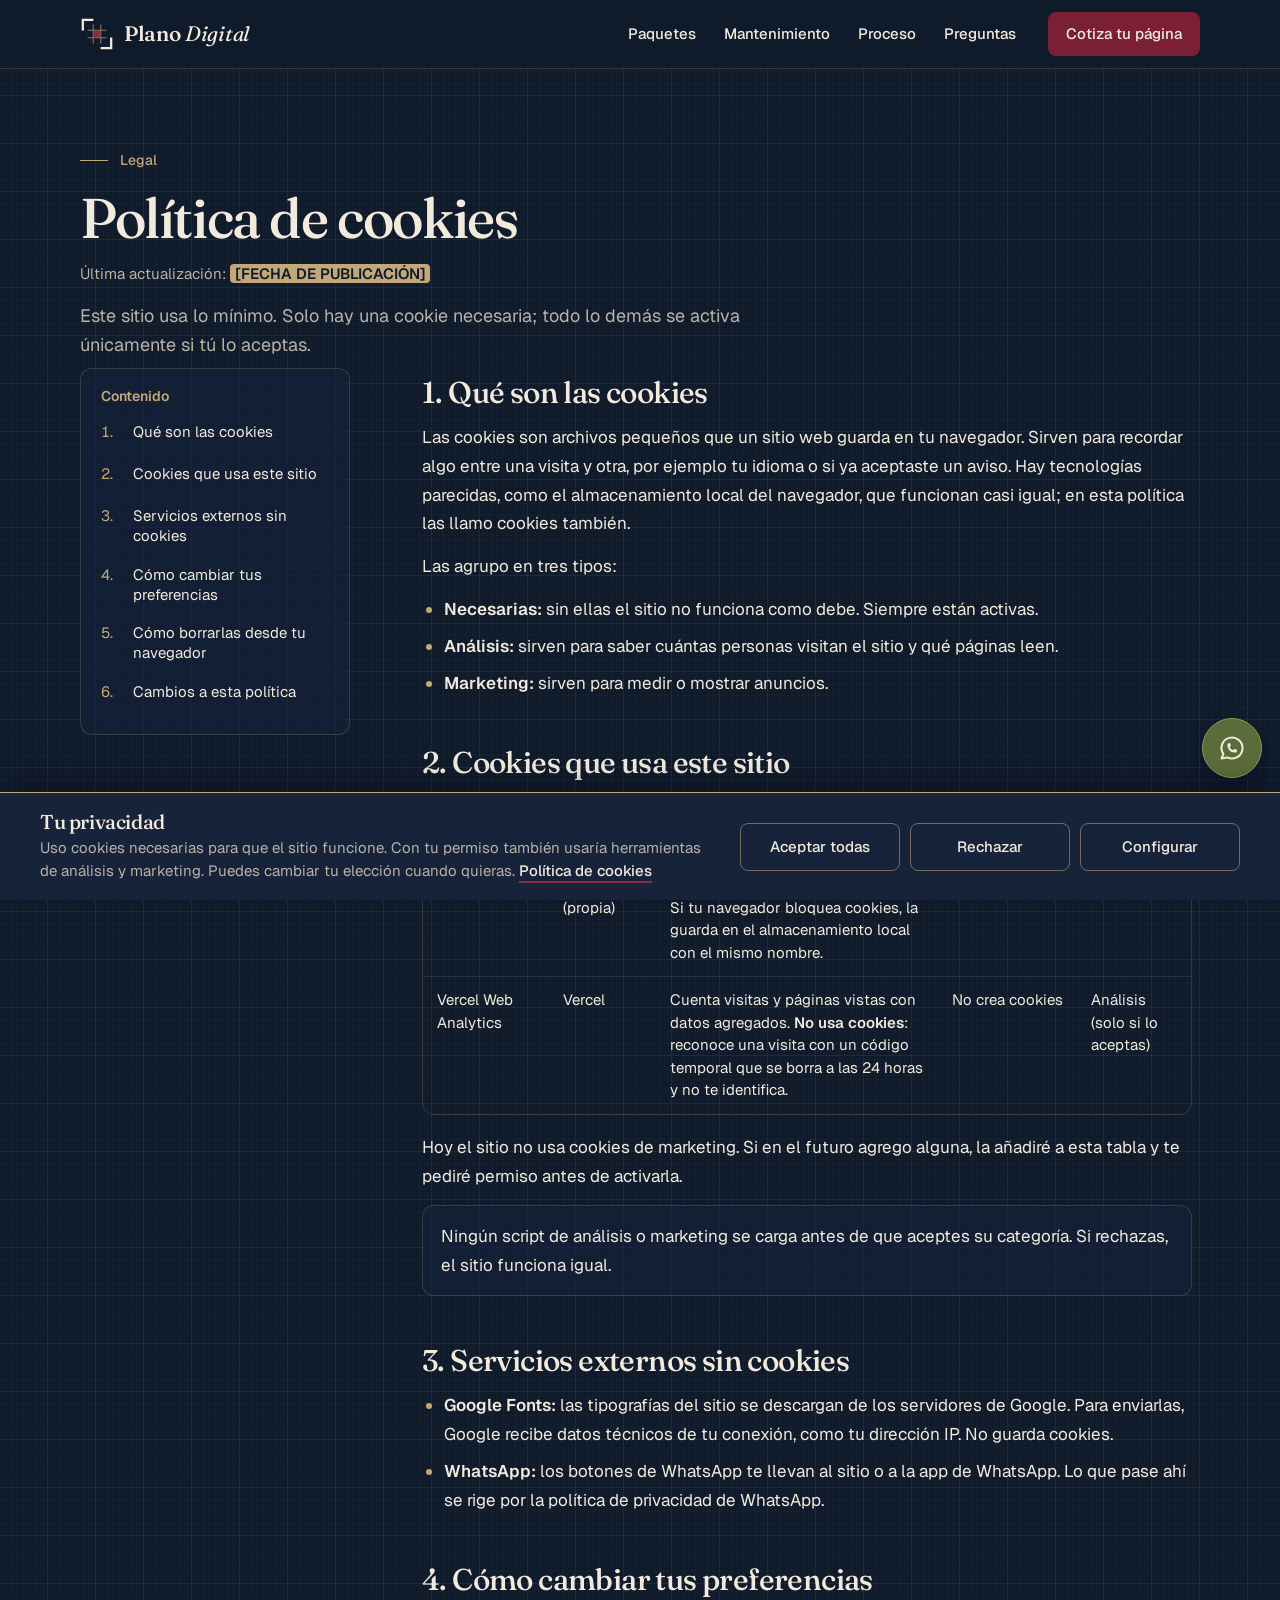
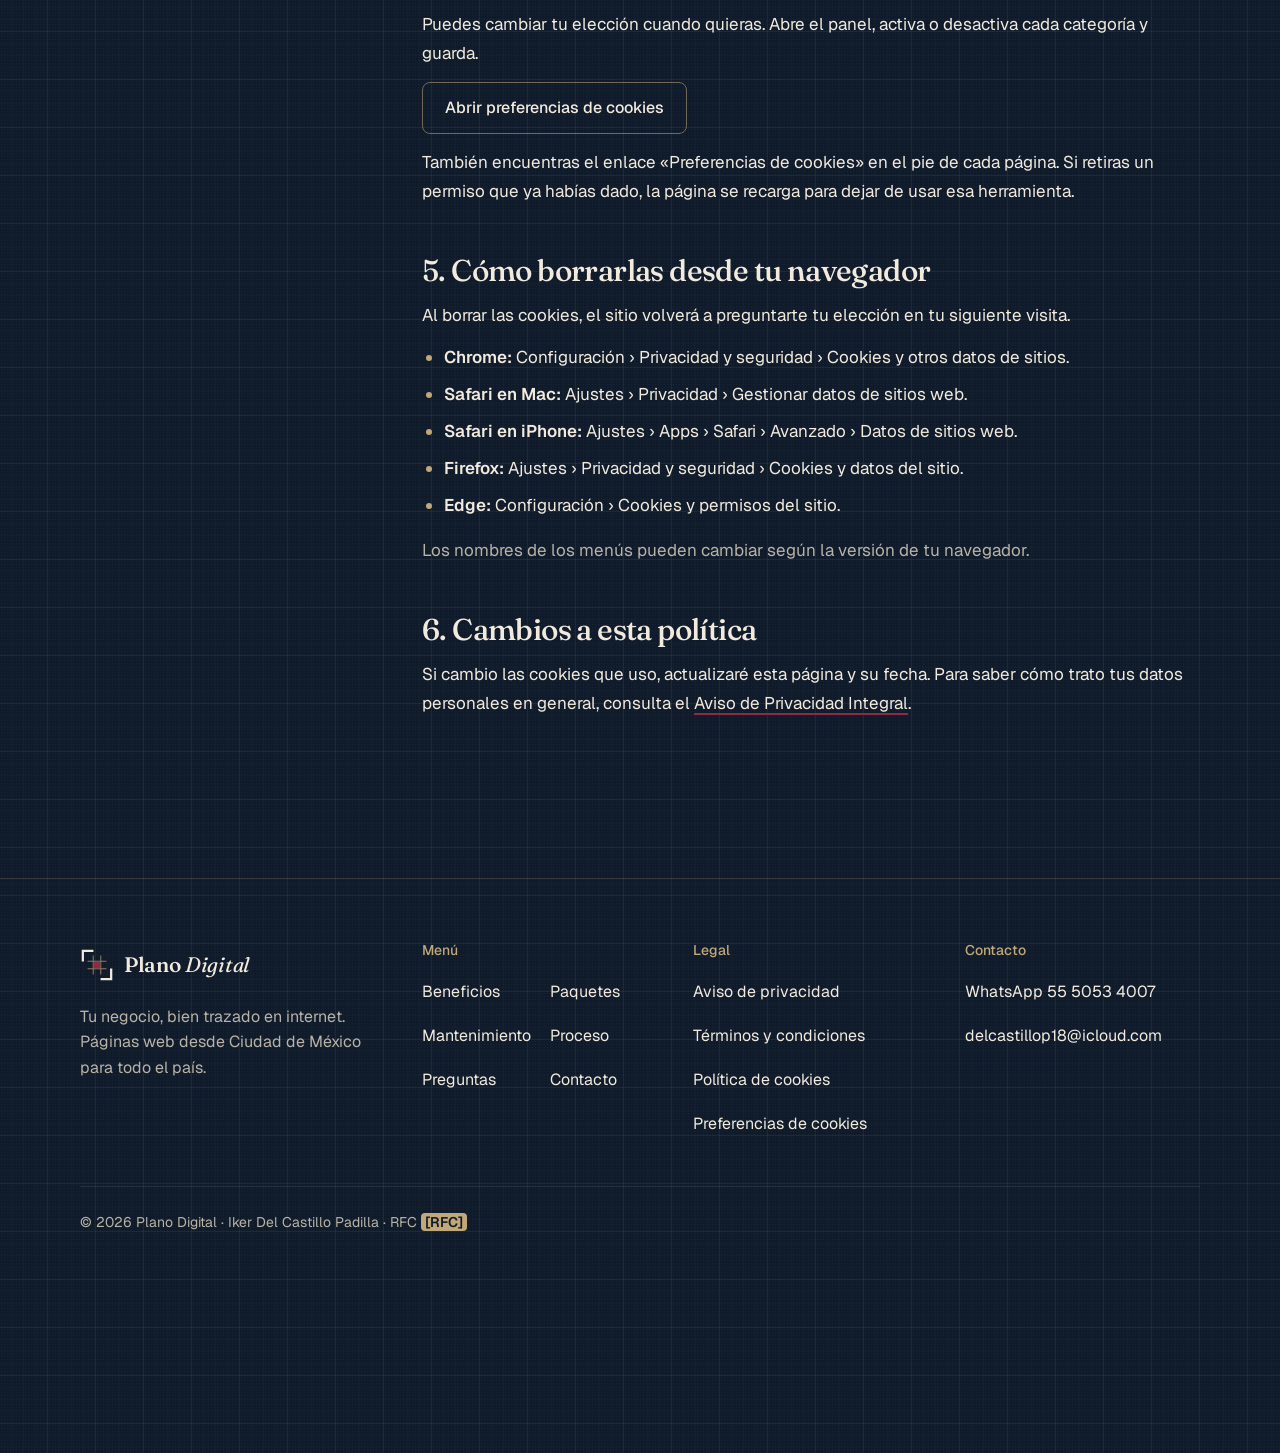
<file: politica-de-cookies.html>
<!doctype html>
<html lang="es-MX">
<head>
<meta charset="utf-8">
<meta name="viewport" content="width=device-width, initial-scale=1, viewport-fit=cover">
<title>Política de cookies | Plano Digital</title>
<meta name="description" content="Qué cookies usa el sitio de Plano Digital, para qué sirven, cuánto duran y cómo cambiar tus preferencias o borrarlas.">
<meta name="theme-color" content="#0F1A2B">
<meta name="color-scheme" content="dark">
<meta property="og:type" content="website">
<meta property="og:locale" content="es_MX">
<meta property="og:site_name" content="Plano Digital">
<meta property="og:title" content="Política de cookies | Plano Digital">
<meta property="og:description" content="Qué cookies usa el sitio de Plano Digital, para qué sirven, cuánto duran y cómo cambiar tus preferencias o borrarlas.">
<link rel="icon" href="favicon.svg" type="image/svg+xml">
<link rel="preconnect" href="https://fonts.googleapis.com">
<link rel="preconnect" href="https://fonts.gstatic.com" crossorigin>
<link href="https://fonts.googleapis.com/css2?family=Fraunces:ital,opsz,wght@0,9..144,400..600;1,9..144,400..500&family=Geist:wght@400;500;600&display=swap" rel="stylesheet">
<link rel="stylesheet" href="styles.css">
<!-- Vercel Web Analytics: inactivo hasta que la persona acepta "Análisis" en el panel de cookies -->
<script type="text/plain" data-consent="analisis">window.va = window.va || function () { (window.vaq = window.vaq || []).push(arguments); };</script>
<script type="text/plain" data-consent="analisis" data-src="/_vercel/insights/script.js"></script>
</head>
<body>
<div class="pd">
<a class="skip" href="#main">Saltar al contenido</a>
<header class="top">
<div class="wrap top-in">
<a class="brand" href="index.html" aria-label="Plano Digital, ir al inicio">
<svg width="34" height="34" viewBox="0 0 36 36" fill="none" aria-hidden="true"><path d="M8 14h20M8 22h20M14 8v20M22 8v20" stroke="#C2A878" stroke-opacity=".7" stroke-width="1.1"></path><path d="M3 13V3h10M33 23v10H23" stroke="currentColor" stroke-width="2.4" stroke-linecap="square"></path><rect x="14.5" y="14.5" width="7" height="7" fill="#8E2A42"></rect></svg>
<span class="brand-w">Plano <i>Digital</i></span>
</a>
<button class="mbtn" type="button" id="menu-btn" aria-label="Abrir menú" aria-expanded="false" aria-controls="menu">
<svg class="icon-close" width="22" height="22" viewBox="0 0 24 24" fill="none" stroke="currentColor" stroke-width="1.75" stroke-linecap="round" stroke-linejoin="round" aria-hidden="true"><path d="M18 6l-12 12"></path><path d="M6 6l12 12"></path></svg>
<svg class="icon-open" width="22" height="22" viewBox="0 0 24 24" fill="none" stroke="currentColor" stroke-width="1.75" stroke-linecap="round" stroke-linejoin="round" aria-hidden="true"><path d="M4 6l16 0"></path><path d="M4 12l16 0"></path><path d="M4 18l16 0"></path></svg>
</button>
<nav id="menu" class="nav" aria-label="Menú principal">
<ul>
<li><a href="index.html#paquetes">Paquetes</a></li>
<li><a href="index.html#mantenimiento">Mantenimiento</a></li>
<li><a href="index.html#proceso">Proceso</a></li>
<li><a href="index.html#preguntas">Preguntas</a></li>
<li><a class="btn btn-wine" href="index.html#contacto">Cotiza tu página</a></li>
</ul>
</nav>
</div>
</header>

<main id="main" class="lg">
<div class="wrap">
<div class="lg-head">
<p class="kicker">Legal</p>
<h1>Política de cookies</h1>
<p class="lg-date">Última actualización: <mark class="ph">[FECHA DE PUBLICACIÓN]</mark></p>
<p class="lede">Este sitio usa lo mínimo. Solo hay una cookie necesaria; todo lo demás se activa únicamente si tú lo aceptas.</p>
</div>
<div class="lg-grid">
<nav class="toc" aria-label="Contenido de esta página">
<h2>Contenido</h2>
<ol>
<li><a href="#que-son">Qué son las cookies</a></li>
<li><a href="#lista">Cookies que usa este sitio</a></li>
<li><a href="#terceros">Servicios externos sin cookies</a></li>
<li><a href="#preferencias">Cómo cambiar tus preferencias</a></li>
<li><a href="#borrar">Cómo borrarlas desde tu navegador</a></li>
<li><a href="#cambios">Cambios a esta política</a></li>
</ol>
</nav>
<article class="lg-body">

<section id="que-son" aria-labelledby="h-que-son">
<h2 id="h-que-son">1. Qué son las cookies</h2>
<p>Las cookies son archivos pequeños que un sitio web guarda en tu navegador. Sirven para recordar algo entre una visita y otra, por ejemplo tu idioma o si ya aceptaste un aviso. Hay tecnologías parecidas, como el almacenamiento local del navegador, que funcionan casi igual; en esta política las llamo cookies también.</p>
<p>Las agrupo en tres tipos:</p>
<ul>
<li><strong>Necesarias:</strong> sin ellas el sitio no funciona como debe. Siempre están activas.</li>
<li><strong>Análisis:</strong> sirven para saber cuántas personas visitan el sitio y qué páginas leen.</li>
<li><strong>Marketing:</strong> sirven para medir o mostrar anuncios.</li>
</ul>
</section>

<section id="lista" aria-labelledby="h-lista">
<h2 id="h-lista">2. Cookies que usa este sitio</h2>
<div class="tbl" role="region" aria-label="Lista de cookies" tabindex="0">
<table>
<thead><tr><th scope="col">Nombre</th><th scope="col">Proveedor</th><th scope="col">Para qué sirve</th><th scope="col">Duración</th><th scope="col">Categoría</th></tr></thead>
<tbody>
<tr><td><code>pd_consent</code></td><td>Plano Digital (propia)</td><td>Guarda tu elección sobre cookies para no preguntarte en cada visita. Si tu navegador bloquea cookies, la guarda en el almacenamiento local con el mismo nombre.</td><td class="num">12 meses</td><td>Necesaria</td></tr>
<tr><td>Vercel Web Analytics</td><td>Vercel</td><td>Cuenta visitas y páginas vistas con datos agregados. <strong>No usa cookies</strong>: reconoce una visita con un código temporal que se borra a las 24 horas y no te identifica.</td><td class="num">No crea cookies</td><td>Análisis (solo si lo aceptas)</td></tr>
</tbody>
</table>
</div>
<p>Hoy el sitio no usa cookies de marketing. Si en el futuro agrego alguna, la añadiré a esta tabla y te pediré permiso antes de activarla.</p>
<div class="box-note"><p>Ningún script de análisis o marketing se carga antes de que aceptes su categoría. Si rechazas, el sitio funciona igual.</p></div>
</section>

<section id="terceros" aria-labelledby="h-terceros">
<h2 id="h-terceros">3. Servicios externos sin cookies</h2>
<ul>
<li><strong>Google Fonts:</strong> las tipografías del sitio se descargan de los servidores de Google. Para enviarlas, Google recibe datos técnicos de tu conexión, como tu dirección IP. No guarda cookies.</li>
<li><strong>WhatsApp:</strong> los botones de WhatsApp te llevan al sitio o a la app de WhatsApp. Lo que pase ahí se rige por la política de privacidad de WhatsApp.</li>
</ul>
</section>

<section id="preferencias" aria-labelledby="h-preferencias">
<h2 id="h-preferencias">4. Cómo cambiar tus preferencias</h2>
<p>Puedes cambiar tu elección cuando quieras. Abre el panel, activa o desactiva cada categoría y guarda.</p>
<p><button class="btn btn-line" type="button" data-cookie-prefs="">Abrir preferencias de cookies</button></p>
<p>También encuentras el enlace «Preferencias de cookies» en el pie de cada página. Si retiras un permiso que ya habías dado, la página se recarga para dejar de usar esa herramienta.</p>
</section>

<section id="borrar" aria-labelledby="h-borrar">
<h2 id="h-borrar">5. Cómo borrarlas desde tu navegador</h2>
<p>Al borrar las cookies, el sitio volverá a preguntarte tu elección en tu siguiente visita.</p>
<ul>
<li><strong>Chrome:</strong> Configuración › Privacidad y seguridad › Cookies y otros datos de sitios.</li>
<li><strong>Safari en Mac:</strong> Ajustes › Privacidad › Gestionar datos de sitios web.</li>
<li><strong>Safari en iPhone:</strong> Ajustes › Apps › Safari › Avanzado › Datos de sitios web.</li>
<li><strong>Firefox:</strong> Ajustes › Privacidad y seguridad › Cookies y datos del sitio.</li>
<li><strong>Edge:</strong> Configuración › Cookies y permisos del sitio.</li>
</ul>
<p class="muted">Los nombres de los menús pueden cambiar según la versión de tu navegador.</p>
</section>

<section id="cambios" aria-labelledby="h-cambios">
<h2 id="h-cambios">6. Cambios a esta política</h2>
<p>Si cambio las cookies que uso, actualizaré esta página y su fecha. Para saber cómo trato tus datos personales en general, consulta el <a href="aviso-de-privacidad.html">Aviso de Privacidad Integral</a>.</p>
</section>

</article>
</div>
</div>
</main>

<footer class="foot">
<div class="wrap">
<div class="foot-g">
<div>
<a class="brand" href="index.html" aria-label="Plano Digital, volver al inicio">
<svg width="34" height="34" viewBox="0 0 36 36" fill="none" aria-hidden="true"><path d="M8 14h20M8 22h20M14 8v20M22 8v20" stroke="#C2A878" stroke-opacity=".7" stroke-width="1.1"></path><path d="M3 13V3h10M33 23v10H23" stroke="currentColor" stroke-width="2.4" stroke-linecap="square"></path><rect x="14.5" y="14.5" width="7" height="7" fill="#8E2A42"></rect></svg>
<span class="brand-w">Plano <i>Digital</i></span>
</a>
<p class="foot-t">Tu negocio, bien trazado en internet. Páginas web desde Ciudad de México para todo el país.</p>
</div>
<nav aria-label="Menú del pie de página">
<h2>Menú</h2>
<ul class="flinks">
<li><a href="index.html#beneficios">Beneficios</a></li>
<li><a href="index.html#paquetes">Paquetes</a></li>
<li><a href="index.html#mantenimiento">Mantenimiento</a></li>
<li><a href="index.html#proceso">Proceso</a></li>
<li><a href="index.html#preguntas">Preguntas</a></li>
<li><a href="index.html#contacto">Contacto</a></li>
</ul>
</nav>
<nav aria-label="Información legal">
<h2>Legal</h2>
<ul class="fct">
<li><a href="aviso-de-privacidad.html">Aviso de privacidad</a></li>
<li><a href="terminos.html">Términos y condiciones</a></li>
<li><a href="politica-de-cookies.html">Política de cookies</a></li>
<li><button class="linkbtn" type="button" data-cookie-prefs="">Preferencias de cookies</button></li>
</ul>
</nav>
<div>
<h2>Contacto</h2>
<ul class="fct">
<li><a href="https://wa.me/525550534007" target="_blank" rel="noopener">WhatsApp 55 5053 4007</a></li>
<li><a href="mailto:delcastillop18@icloud.com">delcastillop18@icloud.com</a></li>
</ul>
</div>
</div>
<div class="legal">
<span>© 2026 Plano Digital · Iker Del Castillo Padilla · RFC <mark class="ph">[RFC]</mark></span>
</div>
</div>
</footer>

<section id="ck-banner" class="ck" aria-labelledby="ck-t" hidden>
<div class="ck-in">
<div class="ck-txt">
<h2 id="ck-t">Tu privacidad</h2>
<p>Uso cookies necesarias para que el sitio funcione. Con tu permiso también usaría herramientas de análisis y marketing. Puedes cambiar tu elección cuando quieras. <a class="tlink" href="politica-de-cookies.html">Política de cookies</a></p>
</div>
<div class="ck-btns">
<button type="button" class="btn btn-line" data-ck="all">Aceptar todas</button>
<button type="button" class="btn btn-line" data-ck="none">Rechazar</button>
<button type="button" class="btn btn-line" data-ck="config">Configurar</button>
</div>
</div>
</section>
<dialog id="ck-panel" class="ck-panel" aria-labelledby="ck-pt" aria-describedby="ck-pd">
<div class="ck-panel-in">
<div class="ck-head">
<h2 id="ck-pt">Preferencias de cookies</h2>
<button type="button" class="ck-x" data-ck-close aria-label="Cerrar sin guardar"><svg width="20" height="20" viewBox="0 0 24 24" fill="none" stroke="currentColor" stroke-width="1.75" stroke-linecap="round" stroke-linejoin="round" aria-hidden="true"><path d="M18 6l-12 12"></path><path d="M6 6l12 12"></path></svg></button>
</div>
<p id="ck-pd" class="ck-lead">Elige qué tipos de cookies permites. Lo que apagues no se carga. Puedes volver aquí desde «Preferencias de cookies» en el pie de página.</p>
<div class="ck-cats">
<div class="ck-row">
<div><h3 id="ck-n1">Necesarias</h3><p id="ck-d1">Guardan tu elección sobre cookies para no preguntarte en cada visita. Siempre están activas.</p></div>
<input class="sw" type="checkbox" role="switch" checked disabled aria-labelledby="ck-n1" aria-describedby="ck-d1">
</div>
<div class="ck-row">
<div><h3 id="ck-n2"><label for="ck-analisis">Análisis</label></h3><p id="ck-d2">Me ayudan a saber cuántas personas visitan el sitio y qué secciones leen, con datos agregados.</p></div>
<input class="sw" id="ck-analisis" type="checkbox" role="switch" aria-describedby="ck-d2">
</div>
<div class="ck-row">
<div><h3 id="ck-n3"><label for="ck-marketing">Marketing</label></h3><p id="ck-d3">Servirían para medir anuncios. Hoy el sitio no usa ninguna; si las agrego, te lo pediré aquí.</p></div>
<input class="sw" id="ck-marketing" type="checkbox" role="switch" aria-describedby="ck-d3">
</div>
</div>
<div class="ck-btns">
<button type="button" class="btn btn-line" data-ck-save="none">Rechazar todas</button>
<button type="button" class="btn btn-line" data-ck-save="all">Aceptar todas</button>
<button type="button" class="btn btn-line" data-ck-save="choice">Guardar elección</button>
</div>
</div>
</dialog>
<p id="ck-live" class="sr-only" role="status" aria-live="polite"></p>
<a class="fab" href="https://wa.me/525550534007?text=Hola%2C%20quiero%20informes%20para%20mi%20p%C3%A1gina%20web." target="_blank" rel="noopener" aria-label="Escríbeme por WhatsApp">
<svg width="28" height="28" viewBox="0 0 24 24" fill="none" stroke="currentColor" stroke-width="1.75" stroke-linecap="round" stroke-linejoin="round" aria-hidden="true"><path d="M3 21l1.65 -3.8a9 9 0 1 1 3.4 2.9l-5.05 .9"></path><path d="M9 10a.5 .5 0 0 0 1 0v-1a.5 .5 0 0 0 -1 0v1a5 5 0 0 0 5 5h1a.5 .5 0 0 0 0 -1h-1a.5 .5 0 0 0 0 1"></path></svg>
</a>
</div>
<script src="main.js" defer></script>
</body>
</html>
</file>
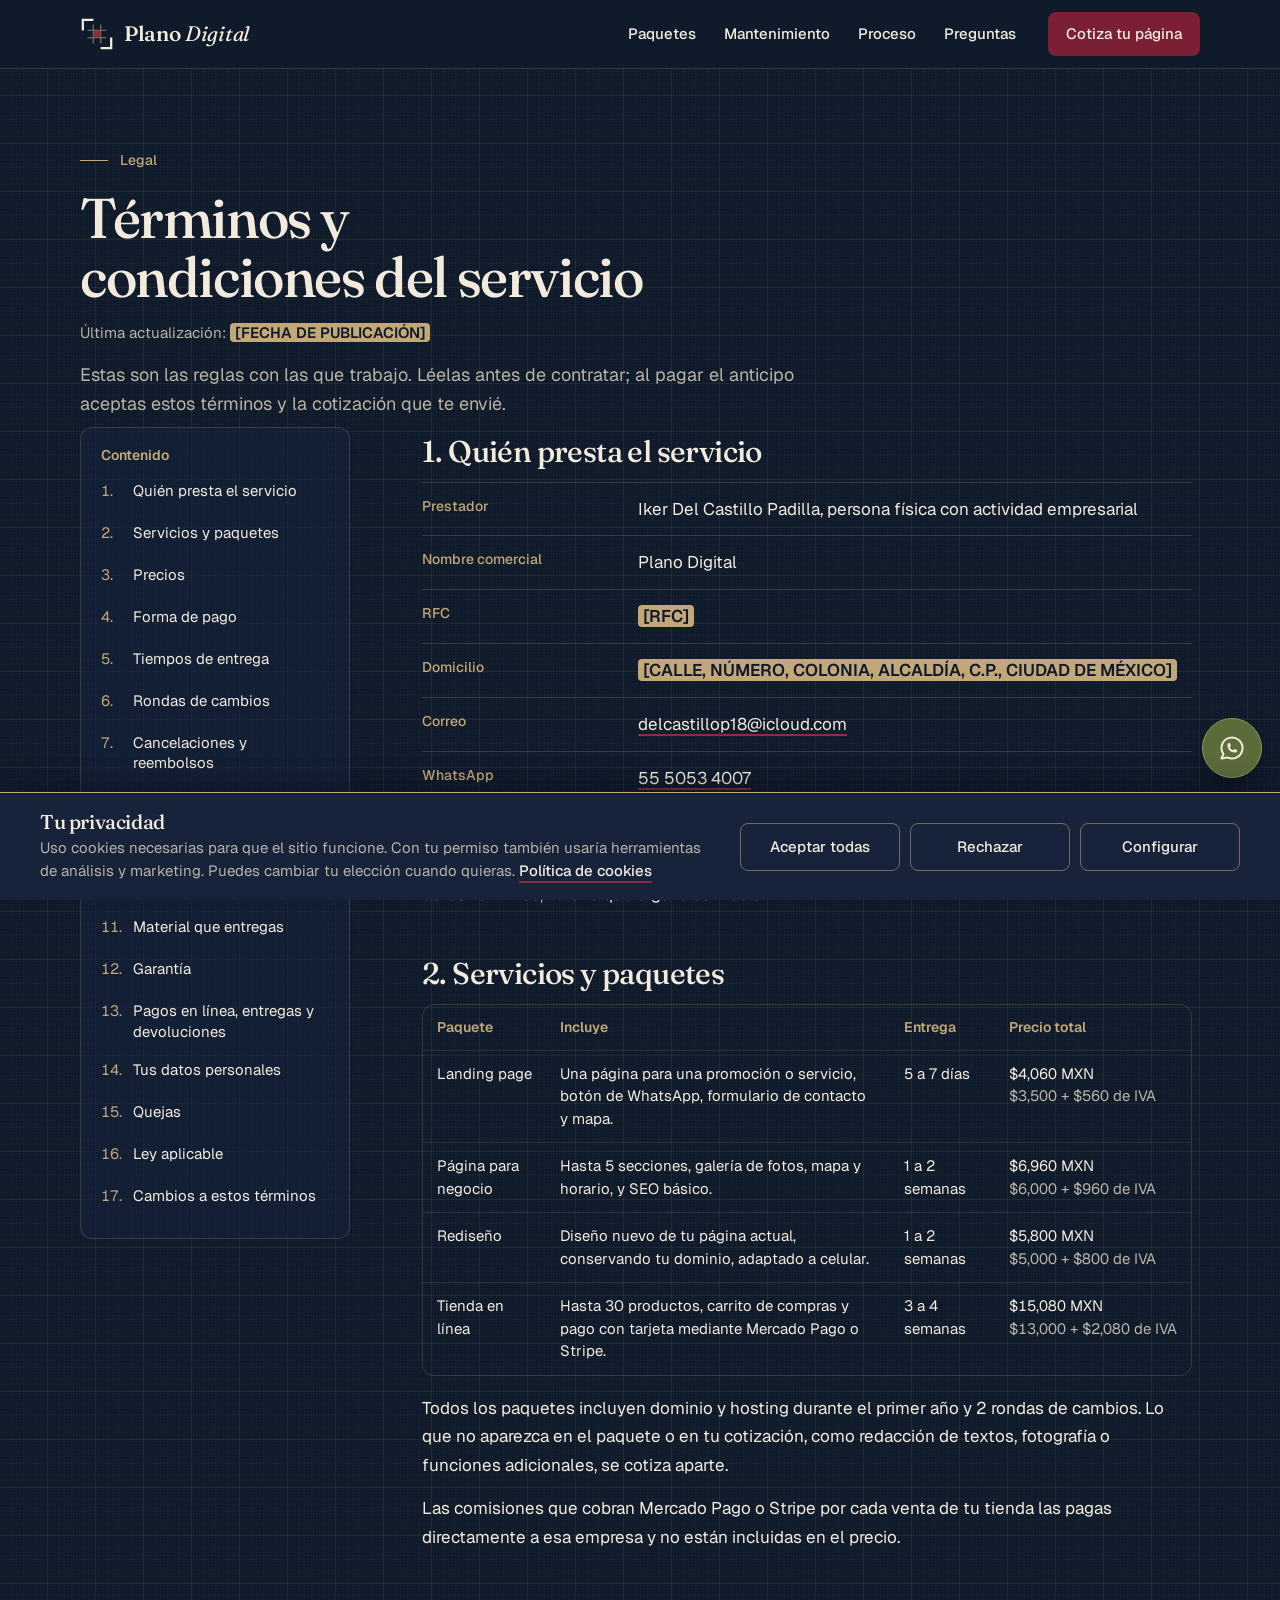
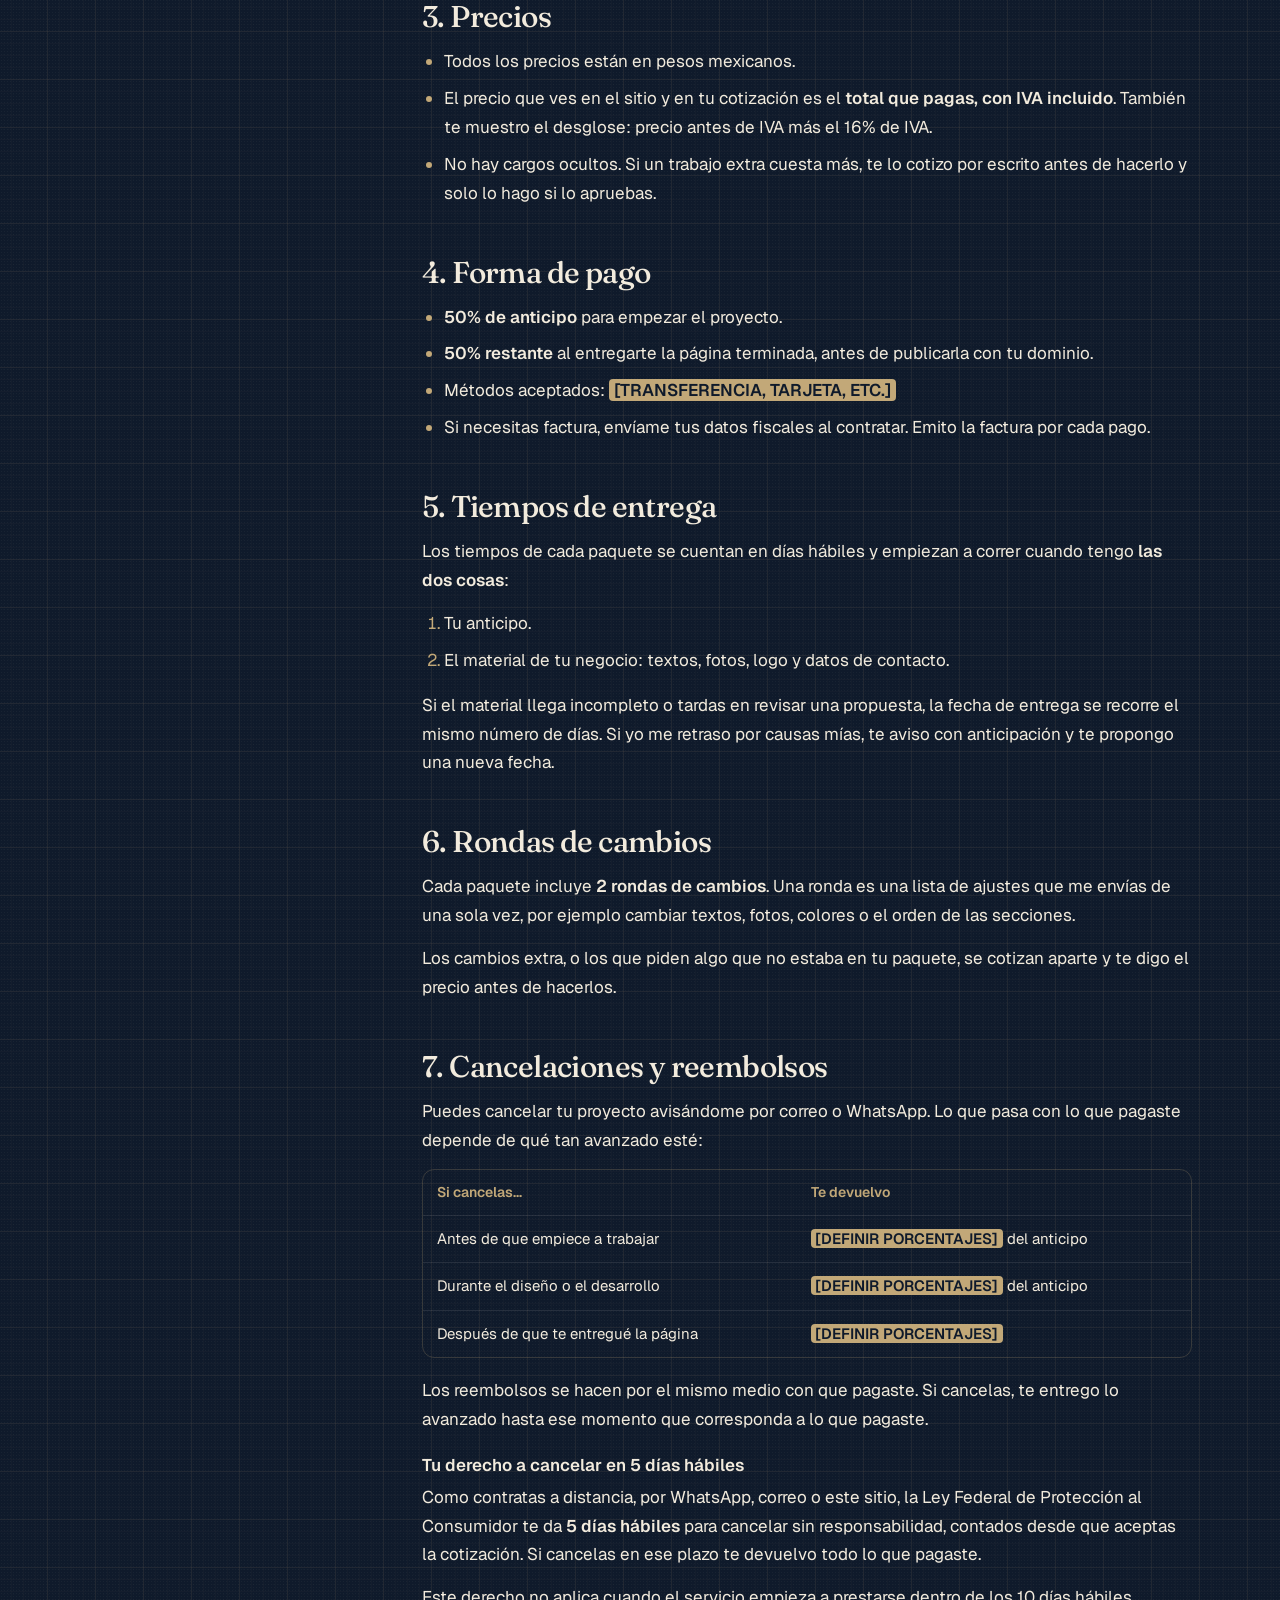
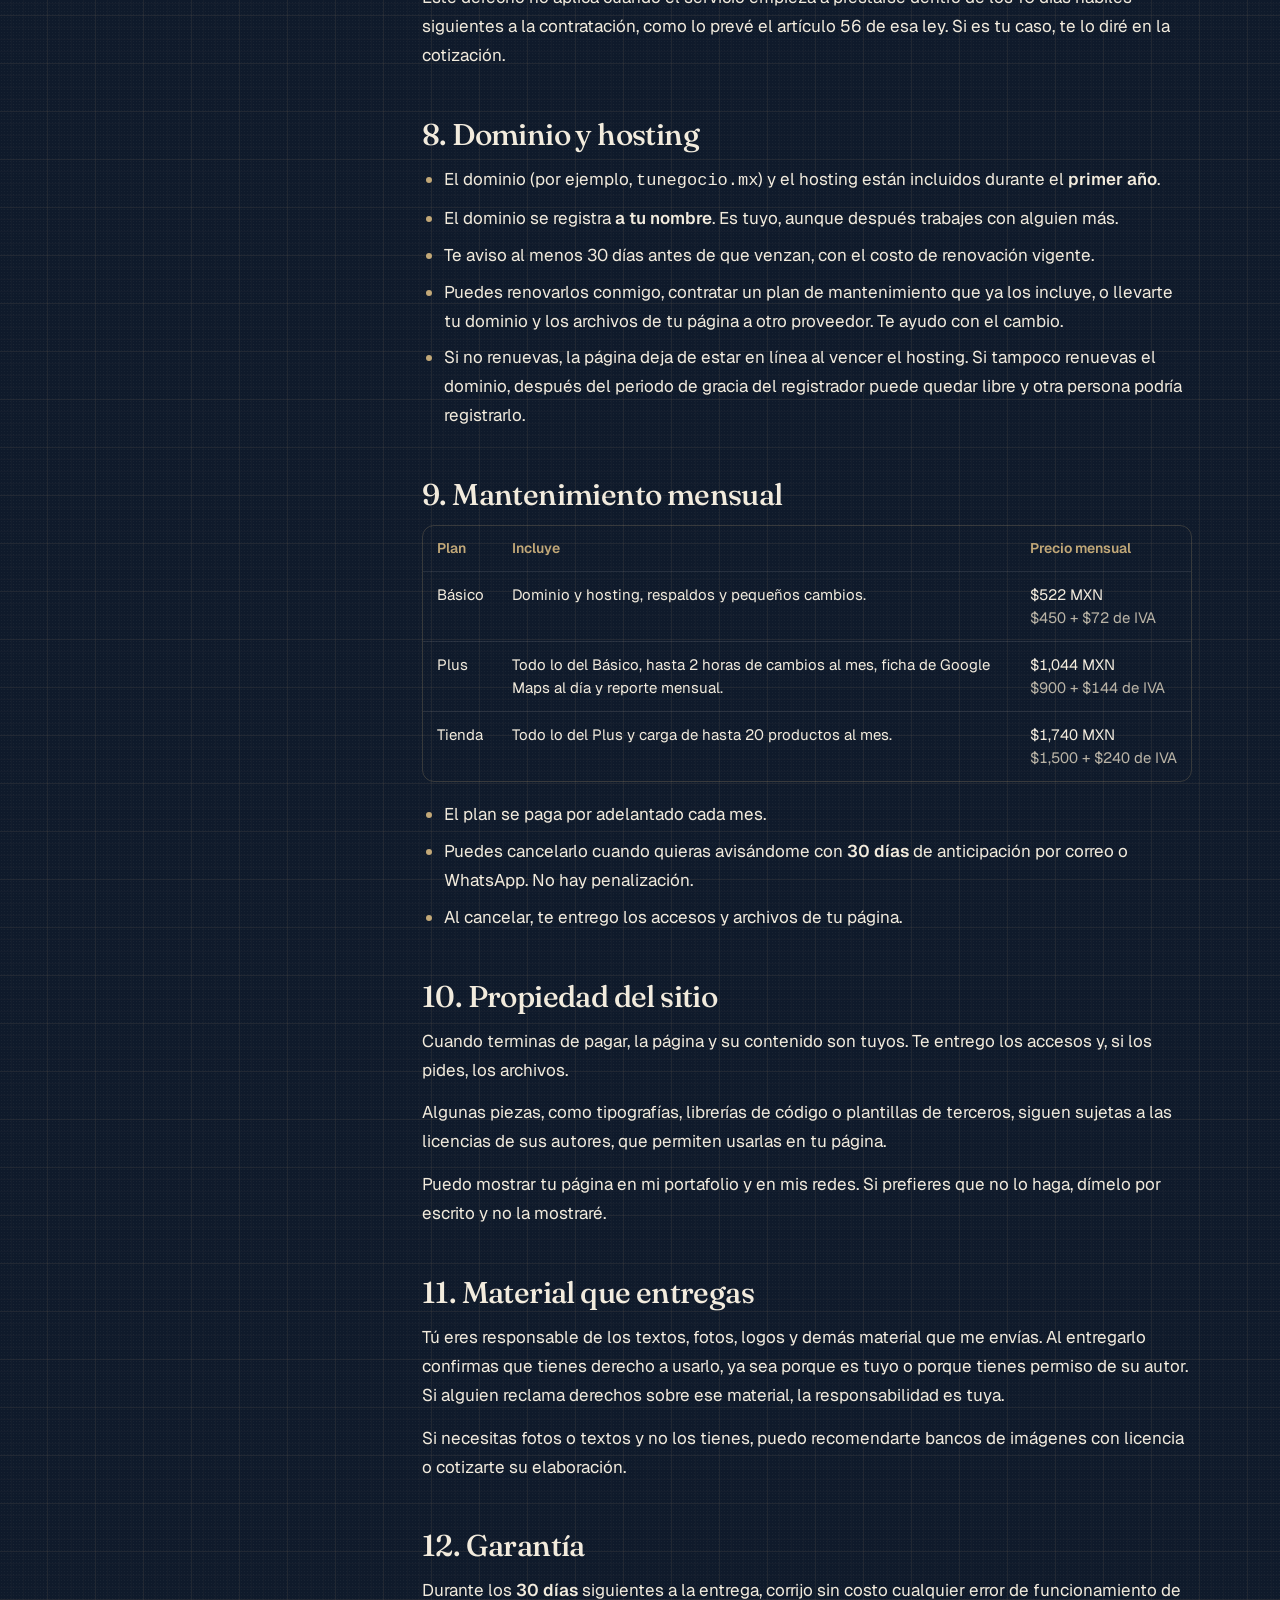
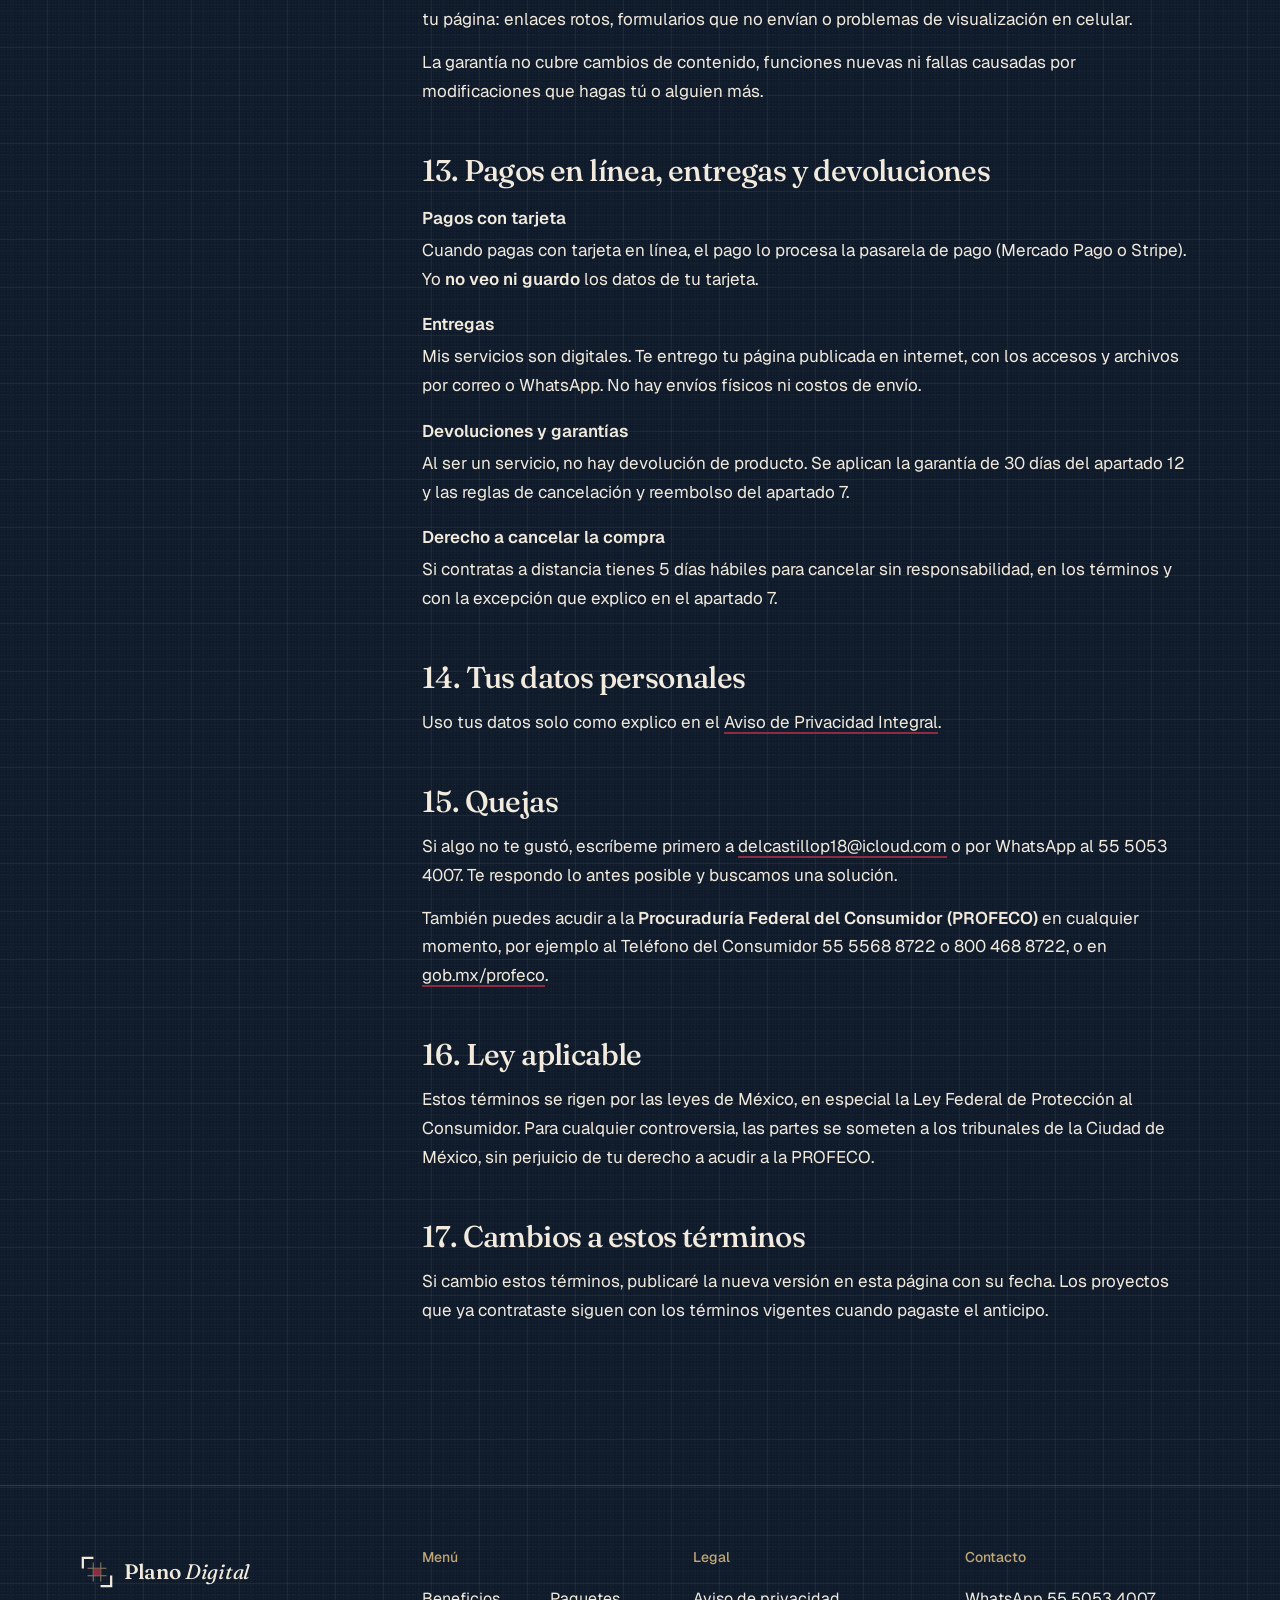
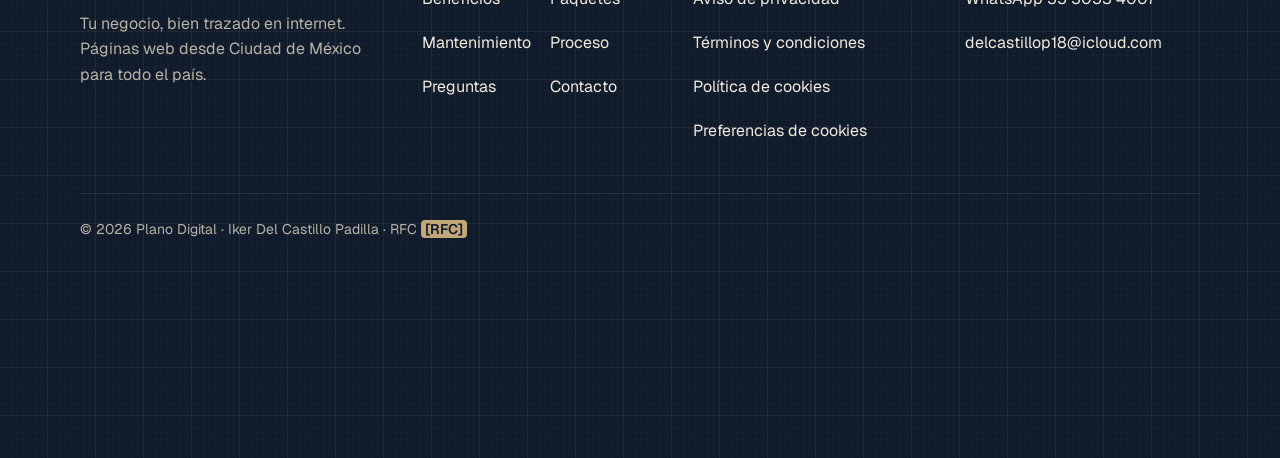
<file: terminos.html>
<!doctype html>
<html lang="es-MX">
<head>
<meta charset="utf-8">
<meta name="viewport" content="width=device-width, initial-scale=1, viewport-fit=cover">
<title>Términos y condiciones | Plano Digital</title>
<meta name="description" content="Condiciones del servicio de diseño web de Plano Digital: paquetes, precios con IVA, pagos, entregas, cambios, cancelaciones, garantía y quejas.">
<meta name="theme-color" content="#0F1A2B">
<meta name="color-scheme" content="dark">
<meta property="og:type" content="website">
<meta property="og:locale" content="es_MX">
<meta property="og:site_name" content="Plano Digital">
<meta property="og:title" content="Términos y condiciones | Plano Digital">
<meta property="og:description" content="Condiciones del servicio de diseño web de Plano Digital: paquetes, precios con IVA, pagos, entregas, cambios, cancelaciones, garantía y quejas.">
<link rel="icon" href="favicon.svg" type="image/svg+xml">
<link rel="preconnect" href="https://fonts.googleapis.com">
<link rel="preconnect" href="https://fonts.gstatic.com" crossorigin>
<link href="https://fonts.googleapis.com/css2?family=Fraunces:ital,opsz,wght@0,9..144,400..600;1,9..144,400..500&family=Geist:wght@400;500;600&display=swap" rel="stylesheet">
<link rel="stylesheet" href="styles.css">
<!-- Vercel Web Analytics: inactivo hasta que la persona acepta "Análisis" en el panel de cookies -->
<script type="text/plain" data-consent="analisis">window.va = window.va || function () { (window.vaq = window.vaq || []).push(arguments); };</script>
<script type="text/plain" data-consent="analisis" data-src="/_vercel/insights/script.js"></script>
</head>
<body>
<div class="pd">
<a class="skip" href="#main">Saltar al contenido</a>
<header class="top">
<div class="wrap top-in">
<a class="brand" href="index.html" aria-label="Plano Digital, ir al inicio">
<svg width="34" height="34" viewBox="0 0 36 36" fill="none" aria-hidden="true"><path d="M8 14h20M8 22h20M14 8v20M22 8v20" stroke="#C2A878" stroke-opacity=".7" stroke-width="1.1"></path><path d="M3 13V3h10M33 23v10H23" stroke="currentColor" stroke-width="2.4" stroke-linecap="square"></path><rect x="14.5" y="14.5" width="7" height="7" fill="#8E2A42"></rect></svg>
<span class="brand-w">Plano <i>Digital</i></span>
</a>
<button class="mbtn" type="button" id="menu-btn" aria-label="Abrir menú" aria-expanded="false" aria-controls="menu">
<svg class="icon-close" width="22" height="22" viewBox="0 0 24 24" fill="none" stroke="currentColor" stroke-width="1.75" stroke-linecap="round" stroke-linejoin="round" aria-hidden="true"><path d="M18 6l-12 12"></path><path d="M6 6l12 12"></path></svg>
<svg class="icon-open" width="22" height="22" viewBox="0 0 24 24" fill="none" stroke="currentColor" stroke-width="1.75" stroke-linecap="round" stroke-linejoin="round" aria-hidden="true"><path d="M4 6l16 0"></path><path d="M4 12l16 0"></path><path d="M4 18l16 0"></path></svg>
</button>
<nav id="menu" class="nav" aria-label="Menú principal">
<ul>
<li><a href="index.html#paquetes">Paquetes</a></li>
<li><a href="index.html#mantenimiento">Mantenimiento</a></li>
<li><a href="index.html#proceso">Proceso</a></li>
<li><a href="index.html#preguntas">Preguntas</a></li>
<li><a class="btn btn-wine" href="index.html#contacto">Cotiza tu página</a></li>
</ul>
</nav>
</div>
</header>

<main id="main" class="lg">
<div class="wrap">
<div class="lg-head">
<p class="kicker">Legal</p>
<h1>Términos y condiciones del servicio</h1>
<p class="lg-date">Última actualización: <mark class="ph">[FECHA DE PUBLICACIÓN]</mark></p>
<p class="lede">Estas son las reglas con las que trabajo. Léelas antes de contratar; al pagar el anticipo aceptas estos términos y la cotización que te envié.</p>
</div>
<div class="lg-grid">
<nav class="toc" aria-label="Contenido de esta página">
<h2>Contenido</h2>
<ol>
<li><a href="#quien">Quién presta el servicio</a></li>
<li><a href="#paquetes">Servicios y paquetes</a></li>
<li><a href="#precios">Precios</a></li>
<li><a href="#pagos">Forma de pago</a></li>
<li><a href="#entregas">Tiempos de entrega</a></li>
<li><a href="#cambios-diseno">Rondas de cambios</a></li>
<li><a href="#cancelaciones">Cancelaciones y reembolsos</a></li>
<li><a href="#dominio">Dominio y hosting</a></li>
<li><a href="#mantenimiento">Mantenimiento mensual</a></li>
<li><a href="#propiedad">Propiedad del sitio</a></li>
<li><a href="#material">Material que entregas</a></li>
<li><a href="#garantia">Garantía</a></li>
<li><a href="#en-linea">Pagos en línea, entregas y devoluciones</a></li>
<li><a href="#datos">Tus datos personales</a></li>
<li><a href="#quejas">Quejas</a></li>
<li><a href="#ley">Ley aplicable</a></li>
<li><a href="#cambios">Cambios a estos términos</a></li>
</ol>
</nav>
<article class="lg-body">

<section id="quien" aria-labelledby="h-quien">
<h2 id="h-quien">1. Quién presta el servicio</h2>
<dl class="dl">
<div><dt>Prestador</dt><dd>Iker Del Castillo Padilla, persona física con actividad empresarial</dd></div>
<div><dt>Nombre comercial</dt><dd>Plano Digital</dd></div>
<div><dt>RFC</dt><dd><mark class="ph">[RFC]</mark></dd></div>
<div><dt>Domicilio</dt><dd><mark class="ph">[CALLE, NÚMERO, COLONIA, ALCALDÍA, C.P., CIUDAD DE MÉXICO]</mark></dd></div>
<div><dt>Correo</dt><dd><a href="mailto:delcastillop18@icloud.com">delcastillop18@icloud.com</a></dd></div>
<div><dt>WhatsApp</dt><dd><a href="https://wa.me/525550534007" target="_blank" rel="noopener">55 5053 4007</a></dd></div>
</dl>
<p>Antes de empezar te envío por escrito, por WhatsApp o correo, una cotización con el paquete, el precio total, lo que incluye y la fecha estimada de entrega. Si algo de la cotización es distinto a estos términos, vale lo que diga la cotización.</p>
</section>

<section id="paquetes" aria-labelledby="h-paquetes">
<h2 id="h-paquetes">2. Servicios y paquetes</h2>
<div class="tbl" role="region" aria-label="Paquetes de diseño web" tabindex="0">
<table>
<thead><tr><th scope="col">Paquete</th><th scope="col">Incluye</th><th scope="col">Entrega</th><th scope="col">Precio total</th></tr></thead>
<tbody>
<tr><td>Landing page</td><td>Una página para una promoción o servicio, botón de WhatsApp, formulario de contacto y mapa.</td><td>5 a 7 días</td><td class="num">$4,060 MXN<br><span class="muted">$3,500 + $560 de IVA</span></td></tr>
<tr><td>Página para negocio</td><td>Hasta 5 secciones, galería de fotos, mapa y horario, y SEO básico.</td><td>1 a 2 semanas</td><td class="num">$6,960 MXN<br><span class="muted">$6,000 + $960 de IVA</span></td></tr>
<tr><td>Rediseño</td><td>Diseño nuevo de tu página actual, conservando tu dominio, adaptado a celular.</td><td>1 a 2 semanas</td><td class="num">$5,800 MXN<br><span class="muted">$5,000 + $800 de IVA</span></td></tr>
<tr><td>Tienda en línea</td><td>Hasta 30 productos, carrito de compras y pago con tarjeta mediante Mercado Pago o Stripe.</td><td>3 a 4 semanas</td><td class="num">$15,080 MXN<br><span class="muted">$13,000 + $2,080 de IVA</span></td></tr>
</tbody>
</table>
</div>
<p>Todos los paquetes incluyen dominio y hosting durante el primer año y 2 rondas de cambios. Lo que no aparezca en el paquete o en tu cotización, como redacción de textos, fotografía o funciones adicionales, se cotiza aparte.</p>
<p>Las comisiones que cobran Mercado Pago o Stripe por cada venta de tu tienda las pagas directamente a esa empresa y no están incluidas en el precio.</p>
</section>

<section id="precios" aria-labelledby="h-precios">
<h2 id="h-precios">3. Precios</h2>
<ul>
<li>Todos los precios están en pesos mexicanos.</li>
<li>El precio que ves en el sitio y en tu cotización es el <strong>total que pagas, con IVA incluido</strong>. También te muestro el desglose: precio antes de IVA más el 16% de IVA.</li>
<li>No hay cargos ocultos. Si un trabajo extra cuesta más, te lo cotizo por escrito antes de hacerlo y solo lo hago si lo apruebas.</li>
</ul>
</section>

<section id="pagos" aria-labelledby="h-pagos">
<h2 id="h-pagos">4. Forma de pago</h2>
<ul>
<li><strong>50% de anticipo</strong> para empezar el proyecto.</li>
<li><strong>50% restante</strong> al entregarte la página terminada, antes de publicarla con tu dominio.</li>
<li>Métodos aceptados: <mark class="ph">[TRANSFERENCIA, TARJETA, ETC.]</mark></li>
<li>Si necesitas factura, envíame tus datos fiscales al contratar. Emito la factura por cada pago.</li>
</ul>
</section>

<section id="entregas" aria-labelledby="h-entregas">
<h2 id="h-entregas">5. Tiempos de entrega</h2>
<p>Los tiempos de cada paquete se cuentan en días hábiles y empiezan a correr cuando tengo <strong>las dos cosas</strong>:</p>
<ol class="list">
<li>Tu anticipo.</li>
<li>El material de tu negocio: textos, fotos, logo y datos de contacto.</li>
</ol>
<p>Si el material llega incompleto o tardas en revisar una propuesta, la fecha de entrega se recorre el mismo número de días. Si yo me retraso por causas mías, te aviso con anticipación y te propongo una nueva fecha.</p>
</section>

<section id="cambios-diseno" aria-labelledby="h-cambios-diseno">
<h2 id="h-cambios-diseno">6. Rondas de cambios</h2>
<p>Cada paquete incluye <strong>2 rondas de cambios</strong>. Una ronda es una lista de ajustes que me envías de una sola vez, por ejemplo cambiar textos, fotos, colores o el orden de las secciones.</p>
<p>Los cambios extra, o los que piden algo que no estaba en tu paquete, se cotizan aparte y te digo el precio antes de hacerlos.</p>
</section>

<section id="cancelaciones" aria-labelledby="h-cancelaciones">
<h2 id="h-cancelaciones">7. Cancelaciones y reembolsos</h2>
<p>Puedes cancelar tu proyecto avisándome por correo o WhatsApp. Lo que pasa con lo que pagaste depende de qué tan avanzado esté:</p>
<div class="tbl" role="region" aria-label="Reembolsos por cancelación" tabindex="0">
<table>
<thead><tr><th scope="col">Si cancelas…</th><th scope="col">Te devuelvo</th></tr></thead>
<tbody>
<tr><td>Antes de que empiece a trabajar</td><td><mark class="ph">[DEFINIR PORCENTAJES]</mark> del anticipo</td></tr>
<tr><td>Durante el diseño o el desarrollo</td><td><mark class="ph">[DEFINIR PORCENTAJES]</mark> del anticipo</td></tr>
<tr><td>Después de que te entregué la página</td><td><mark class="ph">[DEFINIR PORCENTAJES]</mark></td></tr>
</tbody>
</table>
</div>
<p>Los reembolsos se hacen por el mismo medio con que pagaste. Si cancelas, te entrego lo avanzado hasta ese momento que corresponda a lo que pagaste.</p>
<h3>Tu derecho a cancelar en 5 días hábiles</h3>
<p>Como contratas a distancia, por WhatsApp, correo o este sitio, la Ley Federal de Protección al Consumidor te da <strong>5 días hábiles</strong> para cancelar sin responsabilidad, contados desde que aceptas la cotización. Si cancelas en ese plazo te devuelvo todo lo que pagaste.</p>
<p>Este derecho no aplica cuando el servicio empieza a prestarse dentro de los 10 días hábiles siguientes a la contratación, como lo prevé el artículo 56 de esa ley. Si es tu caso, te lo diré en la cotización.</p>
</section>

<section id="dominio" aria-labelledby="h-dominio">
<h2 id="h-dominio">8. Dominio y hosting</h2>
<ul>
<li>El dominio (por ejemplo, <code>tunegocio.mx</code>) y el hosting están incluidos durante el <strong>primer año</strong>.</li>
<li>El dominio se registra <strong>a tu nombre</strong>. Es tuyo, aunque después trabajes con alguien más.</li>
<li>Te aviso al menos 30 días antes de que venzan, con el costo de renovación vigente.</li>
<li>Puedes renovarlos conmigo, contratar un plan de mantenimiento que ya los incluye, o llevarte tu dominio y los archivos de tu página a otro proveedor. Te ayudo con el cambio.</li>
<li>Si no renuevas, la página deja de estar en línea al vencer el hosting. Si tampoco renuevas el dominio, después del periodo de gracia del registrador puede quedar libre y otra persona podría registrarlo.</li>
</ul>
</section>

<section id="mantenimiento" aria-labelledby="h-mantenimiento">
<h2 id="h-mantenimiento">9. Mantenimiento mensual</h2>
<div class="tbl" role="region" aria-label="Planes de mantenimiento" tabindex="0">
<table>
<thead><tr><th scope="col">Plan</th><th scope="col">Incluye</th><th scope="col">Precio mensual</th></tr></thead>
<tbody>
<tr><td>Básico</td><td>Dominio y hosting, respaldos y pequeños cambios.</td><td class="num">$522 MXN<br><span class="muted">$450 + $72 de IVA</span></td></tr>
<tr><td>Plus</td><td>Todo lo del Básico, hasta 2 horas de cambios al mes, ficha de Google Maps al día y reporte mensual.</td><td class="num">$1,044 MXN<br><span class="muted">$900 + $144 de IVA</span></td></tr>
<tr><td>Tienda</td><td>Todo lo del Plus y carga de hasta 20 productos al mes.</td><td class="num">$1,740 MXN<br><span class="muted">$1,500 + $240 de IVA</span></td></tr>
</tbody>
</table>
</div>
<ul>
<li>El plan se paga por adelantado cada mes.</li>
<li>Puedes cancelarlo cuando quieras avisándome con <strong>30 días</strong> de anticipación por correo o WhatsApp. No hay penalización.</li>
<li>Al cancelar, te entrego los accesos y archivos de tu página.</li>
</ul>
</section>

<section id="propiedad" aria-labelledby="h-propiedad">
<h2 id="h-propiedad">10. Propiedad del sitio</h2>
<p>Cuando terminas de pagar, la página y su contenido son tuyos. Te entrego los accesos y, si los pides, los archivos.</p>
<p>Algunas piezas, como tipografías, librerías de código o plantillas de terceros, siguen sujetas a las licencias de sus autores, que permiten usarlas en tu página.</p>
<p>Puedo mostrar tu página en mi portafolio y en mis redes. Si prefieres que no lo haga, dímelo por escrito y no la mostraré.</p>
</section>

<section id="material" aria-labelledby="h-material">
<h2 id="h-material">11. Material que entregas</h2>
<p>Tú eres responsable de los textos, fotos, logos y demás material que me envías. Al entregarlo confirmas que tienes derecho a usarlo, ya sea porque es tuyo o porque tienes permiso de su autor. Si alguien reclama derechos sobre ese material, la responsabilidad es tuya.</p>
<p>Si necesitas fotos o textos y no los tienes, puedo recomendarte bancos de imágenes con licencia o cotizarte su elaboración.</p>
</section>

<section id="garantia" aria-labelledby="h-garantia">
<h2 id="h-garantia">12. Garantía</h2>
<p>Durante los <strong>30 días</strong> siguientes a la entrega, corrijo sin costo cualquier error de funcionamiento de tu página: enlaces rotos, formularios que no envían o problemas de visualización en celular.</p>
<p>La garantía no cubre cambios de contenido, funciones nuevas ni fallas causadas por modificaciones que hagas tú o alguien más.</p>
</section>

<section id="en-linea" aria-labelledby="h-en-linea">
<h2 id="h-en-linea">13. Pagos en línea, entregas y devoluciones</h2>
<h3>Pagos con tarjeta</h3>
<p>Cuando pagas con tarjeta en línea, el pago lo procesa la pasarela de pago (Mercado Pago o Stripe). Yo <strong>no veo ni guardo</strong> los datos de tu tarjeta.</p>
<h3>Entregas</h3>
<p>Mis servicios son digitales. Te entrego tu página publicada en internet, con los accesos y archivos por correo o WhatsApp. No hay envíos físicos ni costos de envío.</p>
<h3>Devoluciones y garantías</h3>
<p>Al ser un servicio, no hay devolución de producto. Se aplican la garantía de 30 días del apartado 12 y las reglas de cancelación y reembolso del apartado 7.</p>
<h3>Derecho a cancelar la compra</h3>
<p>Si contratas a distancia tienes 5 días hábiles para cancelar sin responsabilidad, en los términos y con la excepción que explico en el apartado 7.</p>
</section>

<section id="datos" aria-labelledby="h-datos">
<h2 id="h-datos">14. Tus datos personales</h2>
<p>Uso tus datos solo como explico en el <a href="aviso-de-privacidad.html">Aviso de Privacidad Integral</a>.</p>
</section>

<section id="quejas" aria-labelledby="h-quejas">
<h2 id="h-quejas">15. Quejas</h2>
<p>Si algo no te gustó, escríbeme primero a <a href="mailto:delcastillop18@icloud.com">delcastillop18@icloud.com</a> o por WhatsApp al 55 5053 4007. Te respondo lo antes posible y buscamos una solución.</p>
<p>También puedes acudir a la <strong>Procuraduría Federal del Consumidor (PROFECO)</strong> en cualquier momento, por ejemplo al Teléfono del Consumidor 55 5568 8722 o 800 468 8722, o en <a href="https://www.gob.mx/profeco" target="_blank" rel="noopener">gob.mx/profeco</a>.</p>
</section>

<section id="ley" aria-labelledby="h-ley">
<h2 id="h-ley">16. Ley aplicable</h2>
<p>Estos términos se rigen por las leyes de México, en especial la Ley Federal de Protección al Consumidor. Para cualquier controversia, las partes se someten a los tribunales de la Ciudad de México, sin perjuicio de tu derecho a acudir a la PROFECO.</p>
</section>

<section id="cambios" aria-labelledby="h-cambios">
<h2 id="h-cambios">17. Cambios a estos términos</h2>
<p>Si cambio estos términos, publicaré la nueva versión en esta página con su fecha. Los proyectos que ya contrataste siguen con los términos vigentes cuando pagaste el anticipo.</p>
</section>

</article>
</div>
</div>
</main>

<footer class="foot">
<div class="wrap">
<div class="foot-g">
<div>
<a class="brand" href="index.html" aria-label="Plano Digital, volver al inicio">
<svg width="34" height="34" viewBox="0 0 36 36" fill="none" aria-hidden="true"><path d="M8 14h20M8 22h20M14 8v20M22 8v20" stroke="#C2A878" stroke-opacity=".7" stroke-width="1.1"></path><path d="M3 13V3h10M33 23v10H23" stroke="currentColor" stroke-width="2.4" stroke-linecap="square"></path><rect x="14.5" y="14.5" width="7" height="7" fill="#8E2A42"></rect></svg>
<span class="brand-w">Plano <i>Digital</i></span>
</a>
<p class="foot-t">Tu negocio, bien trazado en internet. Páginas web desde Ciudad de México para todo el país.</p>
</div>
<nav aria-label="Menú del pie de página">
<h2>Menú</h2>
<ul class="flinks">
<li><a href="index.html#beneficios">Beneficios</a></li>
<li><a href="index.html#paquetes">Paquetes</a></li>
<li><a href="index.html#mantenimiento">Mantenimiento</a></li>
<li><a href="index.html#proceso">Proceso</a></li>
<li><a href="index.html#preguntas">Preguntas</a></li>
<li><a href="index.html#contacto">Contacto</a></li>
</ul>
</nav>
<nav aria-label="Información legal">
<h2>Legal</h2>
<ul class="fct">
<li><a href="aviso-de-privacidad.html">Aviso de privacidad</a></li>
<li><a href="terminos.html">Términos y condiciones</a></li>
<li><a href="politica-de-cookies.html">Política de cookies</a></li>
<li><button class="linkbtn" type="button" data-cookie-prefs="">Preferencias de cookies</button></li>
</ul>
</nav>
<div>
<h2>Contacto</h2>
<ul class="fct">
<li><a href="https://wa.me/525550534007" target="_blank" rel="noopener">WhatsApp 55 5053 4007</a></li>
<li><a href="mailto:delcastillop18@icloud.com">delcastillop18@icloud.com</a></li>
</ul>
</div>
</div>
<div class="legal">
<span>© 2026 Plano Digital · Iker Del Castillo Padilla · RFC <mark class="ph">[RFC]</mark></span>
</div>
</div>
</footer>

<section id="ck-banner" class="ck" aria-labelledby="ck-t" hidden>
<div class="ck-in">
<div class="ck-txt">
<h2 id="ck-t">Tu privacidad</h2>
<p>Uso cookies necesarias para que el sitio funcione. Con tu permiso también usaría herramientas de análisis y marketing. Puedes cambiar tu elección cuando quieras. <a class="tlink" href="politica-de-cookies.html">Política de cookies</a></p>
</div>
<div class="ck-btns">
<button type="button" class="btn btn-line" data-ck="all">Aceptar todas</button>
<button type="button" class="btn btn-line" data-ck="none">Rechazar</button>
<button type="button" class="btn btn-line" data-ck="config">Configurar</button>
</div>
</div>
</section>
<dialog id="ck-panel" class="ck-panel" aria-labelledby="ck-pt" aria-describedby="ck-pd">
<div class="ck-panel-in">
<div class="ck-head">
<h2 id="ck-pt">Preferencias de cookies</h2>
<button type="button" class="ck-x" data-ck-close aria-label="Cerrar sin guardar"><svg width="20" height="20" viewBox="0 0 24 24" fill="none" stroke="currentColor" stroke-width="1.75" stroke-linecap="round" stroke-linejoin="round" aria-hidden="true"><path d="M18 6l-12 12"></path><path d="M6 6l12 12"></path></svg></button>
</div>
<p id="ck-pd" class="ck-lead">Elige qué tipos de cookies permites. Lo que apagues no se carga. Puedes volver aquí desde «Preferencias de cookies» en el pie de página.</p>
<div class="ck-cats">
<div class="ck-row">
<div><h3 id="ck-n1">Necesarias</h3><p id="ck-d1">Guardan tu elección sobre cookies para no preguntarte en cada visita. Siempre están activas.</p></div>
<input class="sw" type="checkbox" role="switch" checked disabled aria-labelledby="ck-n1" aria-describedby="ck-d1">
</div>
<div class="ck-row">
<div><h3 id="ck-n2"><label for="ck-analisis">Análisis</label></h3><p id="ck-d2">Me ayudan a saber cuántas personas visitan el sitio y qué secciones leen, con datos agregados.</p></div>
<input class="sw" id="ck-analisis" type="checkbox" role="switch" aria-describedby="ck-d2">
</div>
<div class="ck-row">
<div><h3 id="ck-n3"><label for="ck-marketing">Marketing</label></h3><p id="ck-d3">Servirían para medir anuncios. Hoy el sitio no usa ninguna; si las agrego, te lo pediré aquí.</p></div>
<input class="sw" id="ck-marketing" type="checkbox" role="switch" aria-describedby="ck-d3">
</div>
</div>
<div class="ck-btns">
<button type="button" class="btn btn-line" data-ck-save="none">Rechazar todas</button>
<button type="button" class="btn btn-line" data-ck-save="all">Aceptar todas</button>
<button type="button" class="btn btn-line" data-ck-save="choice">Guardar elección</button>
</div>
</div>
</dialog>
<p id="ck-live" class="sr-only" role="status" aria-live="polite"></p>
<a class="fab" href="https://wa.me/525550534007?text=Hola%2C%20quiero%20informes%20para%20mi%20p%C3%A1gina%20web." target="_blank" rel="noopener" aria-label="Escríbeme por WhatsApp">
<svg width="28" height="28" viewBox="0 0 24 24" fill="none" stroke="currentColor" stroke-width="1.75" stroke-linecap="round" stroke-linejoin="round" aria-hidden="true"><path d="M3 21l1.65 -3.8a9 9 0 1 1 3.4 2.9l-5.05 .9"></path><path d="M9 10a.5 .5 0 0 0 1 0v-1a.5 .5 0 0 0 -1 0v1a5 5 0 0 0 5 5h1a.5 .5 0 0 0 0 -1h-1a.5 .5 0 0 0 0 1"></path></svg>
</a>
</div>
<script src="main.js" defer></script>
</body>
</html>
</file>
<file: styles.css>
body{margin:0;background:#0F1A2B}
/* Tokens. Paleta del brief; contraste verificado (ver notas) */
.pd{color-scheme:dark;--ink:#0F1A2B;--surface:#16233A;--wine:#7A1F34;--wine-h:#8E2A42;--olive:#5C6B3A;--olive-l:#8A9A5B;--brass:#C2A878;--cream:#F2EBDD;--muted:#B9B3A6;--hair:rgba(194,168,120,.22);--hair-soft:rgba(242,235,221,.10);--grid:rgba(194,168,120,.07);--r-ctl:8px;--r-srf:12px;--ease-out:cubic-bezier(0.23,1,0.32,1);--serif:'Fraunces',Georgia,serif;--sans:'Geist',system-ui,sans-serif;
background:var(--ink);color:var(--cream);font-family:var(--sans);font-size:17px;line-height:1.6;-webkit-font-smoothing:antialiased;-webkit-text-size-adjust:100%;-webkit-tap-highlight-color:transparent;interpolate-size:allow-keywords;scroll-behavior:smooth}
.pd *{box-sizing:border-box}
.pd :where(h1,h2,h3){font-family:var(--serif);font-weight:500;color:var(--cream);margin:0;line-height:1.1;letter-spacing:-.02em;text-wrap:balance;font-optical-sizing:auto}
:where(.pd) p{margin:0}
:where(.pd) :where(ul,ol,dl,dd){margin:0;padding:0;list-style:none}
.pd section{scroll-margin-top:72px}
.wrap{width:100%;max-width:1200px;margin:0 auto;padding:0 20px}
.sec{padding:88px 0;position:relative}
.sec-tight{padding:72px 0}
/* Papel de plano: grano fino + cuadrícula menor (12px) y mayor (48px) en latón */
.pd{background-color:var(--ink);background-image:radial-gradient(rgba(242,235,221,.045) .6px,transparent .9px),radial-gradient(rgba(194,168,120,.04) .6px,transparent .9px),linear-gradient(var(--grid) 1px,transparent 1px),linear-gradient(90deg,var(--grid) 1px,transparent 1px),linear-gradient(rgba(194,168,120,.028) 1px,transparent 1px),linear-gradient(90deg,rgba(194,168,120,.028) 1px,transparent 1px);background-size:3px 3px,5px 5px,48px 48px,48px 48px,12px 12px,12px 12px;background-position:0 0,1px 2px,-1px -1px,-1px -1px,-1px -1px,-1px -1px}
.kicker{font-size:14px;font-weight:500;color:var(--brass);margin-bottom:18px;display:flex;align-items:center;gap:12px}
.kicker::before{content:"";width:28px;height:1px;background:var(--brass)}
.h2{font-size:clamp(32px,4.6vw,50px)}
.lede{color:var(--muted);font-size:18px;margin-top:16px;max-width:56ch;text-wrap:pretty}
.head{margin-bottom:48px;max-width:720px}
/* Botones */
.btn{display:inline-flex;align-items:center;justify-content:center;gap:10px;min-height:52px;padding:0 22px;border-radius:var(--r-ctl);font-family:var(--sans);font-weight:500;font-size:16px;line-height:1.2;text-decoration:none;white-space:nowrap;border:1px solid transparent;cursor:pointer;touch-action:manipulation;user-select:none;-webkit-user-select:none;transition:background-color 200ms ease,border-color 200ms ease,transform 140ms var(--ease-out)}
.btn:active{transform:scale(.97)}
.btn-wine{background:var(--wine);color:var(--cream)}
.btn-line{background:transparent;color:var(--cream);border-color:rgba(194,168,120,.55)}
.btn-olive{background:var(--olive);color:var(--cream)}
.btn-full{width:100%}
.btn svg{flex:0 0 auto}
.btn-line svg{color:var(--olive-l)}
.tlink{color:var(--cream);text-decoration:underline;text-decoration-color:var(--wine-h);text-decoration-thickness:2px;text-underline-offset:5px;font-weight:500}
@media (hover:hover) and (pointer:fine){.btn-wine:hover{background:var(--wine-h);color:var(--cream)}.btn-line:hover{border-color:var(--brass);background:rgba(194,168,120,.08);color:var(--cream)}.btn-olive:hover{background:#687942;color:var(--cream)}.tlink:hover{color:var(--brass)}}
.pd :focus-visible{outline:2px solid var(--brass);outline-offset:3px;border-radius:4px}
/* Encabezado */
.top{position:sticky;top:env(safe-area-inset-top,0px);z-index:20;background:var(--ink);border-bottom:1px solid var(--hair);padding-top:env(safe-area-inset-top,0px)}
.top-in{display:flex;align-items:center;justify-content:space-between;gap:16px;min-height:68px}
.brand{display:inline-flex;align-items:center;gap:10px;min-height:44px;color:var(--cream);text-decoration:none}
.brand-w{font-family:var(--serif);font-size:21px;font-weight:560;letter-spacing:-.015em;color:var(--cream)}
.brand-w i{font-weight:400}
.mbtn{display:inline-grid;place-items:center;width:48px;height:48px;border-radius:var(--r-ctl);border:1px solid var(--hair);background:transparent;color:var(--cream);cursor:pointer;touch-action:manipulation}
.nav{display:none;position:absolute;left:0;right:0;top:100%;background:var(--surface);border-bottom:1px solid var(--hair);padding:8px 20px 24px}
.nav.open{display:block}
.nav ul{display:flex;flex-direction:column}
.nav li a{display:flex;align-items:center;min-height:52px;color:var(--cream);text-decoration:none;border-bottom:1px solid var(--hair-soft);font-weight:500}
.nav li .btn{margin-top:18px;border-bottom:0;justify-content:center}
@media (hover:hover) and (pointer:fine){.nav li a:not(.btn):hover{color:var(--brass)}}
/* Hero */
.hero{padding:56px 0 96px}
.hero-g{display:grid;gap:56px;align-items:center}
.hero h1{font-size:clamp(42px,5.2vw,64px);line-height:1.04;letter-spacing:-.025em;font-weight:500}
.hero h1 em{font-style:italic;font-weight:400;color:var(--brass)}
.hero .lede{font-size:19px;margin-top:22px;max-width:44ch}
.ctas{display:flex;flex-wrap:wrap;gap:12px;margin-top:32px}
/* Vista previa en laptop y celular (sitio ficticio) */
.mock{position:relative;padding:0 9% 34px 0}
.lap{border:9px solid #1E2C45;border-bottom-width:12px;border-radius:var(--r-srf) var(--r-srf) 4px 4px;overflow:hidden;background:#EDE7DC;box-shadow:0 30px 60px -28px rgba(5,10,20,.9)}
.lap-base{height:12px;background:#24344F;border-radius:0 0 10px 10px;margin:0 -6%}
.site{container-type:inline-size;aspect-ratio:16/10;overflow:hidden;background:#EDE7DC;color:#2B2620;font-family:var(--sans);display:flex;flex-direction:column}
.s-nav{display:flex;align-items:center;justify-content:space-between;gap:3cqw;padding:2.4cqw 4.5cqw;border-bottom:.15cqw solid #D9CDBB}
.s-logo{display:flex;align-items:center;gap:1cqw;font-family:var(--serif);font-weight:600;font-size:2.7cqw;letter-spacing:-.01em;white-space:nowrap}
.s-mark{width:2.5cqw;height:2.5cqw;border-radius:.5cqw;background:#6E4B2F;position:relative;flex:0 0 auto}
.s-mark::after{content:"";position:absolute;left:22%;right:22%;top:30%;height:30%;border:.25cqw solid #EDE7DC;border-top:0}
.s-links{display:flex;gap:2.6cqw;font-size:1.65cqw;opacity:.8}
.s-cta{font-size:1.55cqw;font-weight:600;padding:.9cqw 2cqw;border-radius:.7cqw;background:#2B2620;color:#EDE7DC}
.s-hero{flex:1;min-height:0;display:grid;grid-template-columns:1.05fr .95fr;gap:3.4cqw;padding:3cqw 4.5cqw 2.2cqw;align-items:center}
.s-ey{font-size:1.4cqw;font-weight:600;letter-spacing:.06em;text-transform:uppercase;color:#8A5A35}
.s-t{font-family:var(--serif);font-size:4.8cqw;line-height:1.02;font-weight:500;letter-spacing:-.02em;margin-top:1.1cqw}
.s-t em{font-style:italic;color:#8A5A35}
.s-p{font-size:1.75cqw;line-height:1.45;margin-top:1.5cqw;opacity:.82}
.s-btns{display:flex;gap:1.2cqw;margin-top:2.2cqw}
.s-b{display:inline-block;background:#6E4B2F;color:#F5EFE6;font-size:1.55cqw;font-weight:600;padding:1.2cqw 2.1cqw;border-radius:.8cqw;white-space:nowrap}
.s-b2{display:inline-block;font-size:1.55cqw;font-weight:600;padding:1.05cqw 2cqw;border-radius:.8cqw;border:.15cqw solid #2B2620;white-space:nowrap}
.s-feat{display:flex;gap:2.4cqw;margin-top:2.4cqw;font-size:1.4cqw;font-weight:500;color:#4A3D31}
.s-feat span{display:flex;align-items:center;gap:.7cqw}
.s-feat span::before{content:"";width:1cqw;height:1cqw;border-radius:50%;background:#B9875A}
.s-art{position:relative;height:100%;max-height:31cqw;border-radius:1.2cqw;background:#E3D7C5;overflow:hidden}
.s-floor{position:absolute;left:0;right:0;bottom:0;height:16%;background:#C7AC88}
.s-lamp{position:absolute;right:9%;top:16%;bottom:16%;width:.45cqw;background:#2B2620}
.s-lamp::before{content:"";position:absolute;top:-1.2cqw;left:-2.2cqw;width:4.9cqw;height:3cqw;background:#2B2620;clip-path:polygon(22% 0,78% 0,100% 100%,0 100%)}
.s-lamp::after{content:"";position:absolute;bottom:0;left:-1.6cqw;width:3.7cqw;height:.6cqw;border-radius:.3cqw;background:#2B2620}
.s-shelf{position:absolute;left:12%;right:26%;top:10%;bottom:16%;border:1cqw solid #7A5536;border-bottom-width:1.3cqw;background:#EFE6D8;display:grid;grid-template-rows:repeat(3,minmax(0,1fr))}
.s-shelf .row{display:flex;align-items:flex-end;gap:.35cqw;padding:0 .9cqw;border-bottom:.7cqw solid #7A5536;min-height:0}
.s-shelf .row:last-child{border-bottom:0}
.bk{width:1.15cqw;border-radius:.2cqw .2cqw 0 0;flex:0 0 auto}
.c1{background:#8A5A35}.c2{background:#2B2620}.c3{background:#C9AE8C}.c4{background:#5C6B3A}.c5{background:#A64B3C}
.pot{margin-left:auto;width:2.6cqw;height:1.8cqw;background:#B9875A;border-radius:0 0 .9cqw .9cqw;position:relative}
.pot::before{content:"";position:absolute;bottom:100%;left:-.5cqw;right:-.5cqw;height:3cqw;background:#5C6B3A;border-radius:50% 50% 40% 40%}
.box{width:4cqw;height:45%;background:#C7AC88;border-radius:.3cqw;margin-right:auto}
.s-tag{position:absolute;left:5%;bottom:6%;display:flex;flex-direction:column;gap:.3cqw;background:#FBF7F0;border-radius:.9cqw;padding:1.1cqw 1.5cqw;box-shadow:0 1cqw 2.2cqw -1cqw rgba(43,38,32,.4);font-size:1.3cqw;color:#4A3D31}
.s-tag b{font-family:var(--serif);font-weight:600;font-size:1.6cqw;color:#2B2620}
.s-row{display:grid;grid-template-columns:repeat(4,minmax(0,1fr));gap:1.6cqw;padding:0 4.5cqw 3cqw}
.s-row span{display:flex;align-items:center;gap:1.1cqw;background:#E3D7C5;border-radius:1cqw;padding:1.2cqw 1.4cqw;font-size:1.5cqw;font-weight:600}
.s-row i{width:3cqw;height:3cqw;border-radius:.7cqw;flex:0 0 auto}
.w1{background:linear-gradient(160deg,#D7B48A,#B98D5E)}.w2{background:linear-gradient(160deg,#7A5536,#4E3422)}.w3{background:linear-gradient(160deg,#B07B47,#8A5A35)}.w4{background:linear-gradient(160deg,#E8D1A8,#CBA978)}
.phone{container-type:inline-size;position:absolute;right:0;bottom:0;width:26%;border:6px solid #1E2C45;border-radius:22px;overflow:hidden;background:#EDE7DC;box-shadow:0 24px 50px -20px rgba(5,10,20,.95)}
.site-m{aspect-ratio:9/18.5;overflow:hidden;color:#2B2620;display:flex;flex-direction:column;gap:3.6cqw;padding:9cqw 7cqw 7cqw;position:relative}
.m-top{display:flex;align-items:center;justify-content:space-between}
.site-m .s-logo{font-size:7cqw;gap:2.4cqw}
.site-m .s-mark{width:6.4cqw;height:6.4cqw;border-radius:1.4cqw}
.site-m .s-mark::after{border-width:.7cqw}
.m-menu{display:grid;gap:1.4cqw}.m-menu i{display:block;width:7cqw;height:.9cqw;border-radius:1cqw;background:#2B2620}
.site-m .s-ey{font-size:3.8cqw;margin-top:2cqw}
.site-m .s-t{font-size:10.5cqw;margin-top:0}
.site-m .s-b{font-size:4.6cqw;padding:3.4cqw 4cqw;border-radius:2.4cqw;text-align:center}
.site-m .s-art{flex:1 1 0;min-height:0;max-height:none;border-radius:3cqw}
.site-m .s-shelf{border-width:2.2cqw;border-bottom-width:2.8cqw;left:10%;right:22%}
.site-m .s-shelf .row{border-bottom-width:1.6cqw;gap:.9cqw;padding:0 2cqw}
.site-m .bk{width:2.8cqw}
.site-m .pot{width:6cqw;height:4cqw}.site-m .pot::before{height:6.5cqw}
.site-m .box{width:9cqw}
.site-m .s-lamp{width:1cqw}.site-m .s-lamp::before{width:11cqw;left:-5cqw;height:6.5cqw;top:-2.6cqw}.site-m .s-lamp::after{width:8cqw;left:-3.5cqw;height:1.3cqw}
.m-wa{position:absolute;right:6cqw;bottom:6cqw;width:13cqw;height:13cqw;border-radius:50%;background:#5C6B3A;box-shadow:0 2cqw 4cqw -1cqw rgba(43,38,32,.5)}
.m-wa::after{content:"";position:absolute;inset:3.6cqw;border:1cqw solid #F5EFE6;border-radius:50% 50% 50% 10%}
.dim{position:absolute;top:-28px;left:0;right:9%;height:10px;border-left:1px solid var(--brass);border-right:1px solid var(--brass)}
.dim::before{content:"";position:absolute;left:0;right:0;top:5px;border-top:1px dashed rgba(194,168,120,.6)}
/* Escena del hero con profundidad: plano detrás, laptop al centro, celular al frente */
.hero{overflow-x:clip}
.mock{perspective:1400px}
.stage{position:relative;transform-style:preserve-3d;will-change:transform}
.layer{will-change:transform}
.l-lap{position:relative}
.l-plan,.l-phone{position:absolute;inset:0;pointer-events:none}
.l-plan .sheet{position:absolute;top:-40px;left:-4px;right:16%;bottom:22%;border:1px solid rgba(194,168,120,.4);border-radius:var(--r-srf);background-color:rgba(22,35,58,.55);background-image:linear-gradient(rgba(194,168,120,.10) 1px,transparent 1px),linear-gradient(90deg,rgba(194,168,120,.10) 1px,transparent 1px);background-size:16px 16px;padding:18px}
.sheet-t{position:absolute;top:10px;left:14px;font-size:12px;font-weight:500;color:var(--brass);letter-spacing:.02em}
.sheet-n{position:absolute;bottom:8px;right:12px;font-size:11px;color:var(--brass);opacity:.8;font-variant-numeric:tabular-nums}
.wf{position:absolute;border:1px dashed rgba(194,168,120,.55);border-radius:4px}
.wf-nav{top:34px;left:14px;right:14px;height:10px}
.wf-hero{top:54px;left:14px;width:46%;height:34%;background:linear-gradient(to top right,transparent calc(50% - .5px),rgba(194,168,120,.4) 50%,transparent calc(50% + .5px)),linear-gradient(to top left,transparent calc(50% - .5px),rgba(194,168,120,.4) 50%,transparent calc(50% + .5px))}
.wf-a,.wf-b,.wf-c{bottom:28px;height:14%;width:24%}
.wf-a{left:14px}.wf-b{left:calc(14px + 27%)}.wf-c{left:calc(14px + 54%)}
.glare{position:absolute;inset:-10%;pointer-events:none;opacity:0;transition:opacity 400ms ease;background:radial-gradient(380px circle at var(--gx,60%) var(--gy,40%),rgba(194,168,120,.16),transparent 62%)}
@media (hover:hover) and (pointer:fine){.hero:hover .glare{opacity:1}}
.dim{display:none}
@media (min-width:1024px){.l-plan .sheet{top:-72px;left:-36px}.dim{display:block}}
/* Beneficios: rejilla con líneas, sin tarjetas */
.ben-g{display:grid;gap:48px}
.ben-list{display:grid;gap:0}
.ben{padding:28px 0;border-top:1px solid var(--hair);display:grid;grid-template-columns:44px minmax(0,1fr);gap:18px}
.ben svg{color:var(--olive-l);margin-top:4px}
.ben h3{font-size:23px;margin-bottom:8px}
.ben p{color:var(--muted);font-size:16.5px;max-width:42ch}
/* Paquetes */
.alt{background:rgba(22,35,58,.62);border-block:1px solid var(--hair-soft)}
.plans{display:grid;gap:20px}
.plan{position:relative;display:flex;flex-direction:column;background:var(--ink);border:1px solid var(--hair-soft);border-radius:var(--r-srf);padding:30px 24px 24px;transition:border-color 220ms ease,transform 220ms var(--ease-out)}
.plan.top-pick{border:1px solid var(--wine-h);box-shadow:inset 0 0 0 1px var(--wine-h)}
.tag{position:absolute;top:-13px;left:24px;background:var(--wine);color:var(--cream);font-size:13px;font-weight:500;padding:4px 12px;border-radius:6px}
.plan h3{font-size:24px}
.price{display:flex;align-items:baseline;flex-wrap:wrap;gap:8px;margin:16px 0 8px}
.price b{font-family:var(--serif);font-weight:500;font-size:44px;letter-spacing:-.02em;line-height:1;font-variant-numeric:lining-nums}
.price small{color:var(--muted);font-size:14px}
.vat{color:var(--muted);font-size:14px;font-variant-numeric:tabular-nums;margin-top:-2px}
.plan-d{color:var(--muted);font-size:16px}
.inc{display:grid;gap:10px;margin:22px 0 24px;font-size:16px}
.inc li{display:grid;grid-template-columns:20px minmax(0,1fr);gap:10px}
.inc svg{color:var(--olive-l);margin-top:3px}
.when{display:flex;align-items:center;gap:8px;margin-top:auto;padding:14px 0 18px;border-top:1px dashed var(--hair);font-size:15px;color:var(--cream)}
.when svg{color:var(--brass)}
.terms{display:grid;grid-template-columns:24px minmax(0,1fr);gap:12px;margin-top:32px;padding:20px 22px;border:1px solid var(--hair);border-radius:var(--r-srf);color:var(--cream);font-size:16px}
.terms svg{color:var(--brass);margin-top:2px}
@media (hover:hover) and (pointer:fine){.plan:hover{border-color:rgba(194,168,120,.5);transform:translateY(-3px)}.plan.top-pick:hover{border-color:var(--wine-h)}}
/* Mantenimiento: filas tipo tabla, acento olivo */
.mt-head{display:flex;flex-wrap:wrap;align-items:flex-end;justify-content:space-between;gap:20px;margin-bottom:40px}
.rows{border-top:1px solid var(--hair)}
.mrow{display:grid;gap:16px;padding:28px 0;border-bottom:1px solid var(--hair);align-items:center}
.mrow.rec{background:rgba(92,107,58,.16);border:1px solid var(--olive-l);border-radius:var(--r-srf);padding:28px 20px;margin:12px 0}
.mname{display:flex;align-items:baseline;flex-wrap:wrap;gap:6px 14px}
.mname h3{font-size:26px}
.mprice{font-size:17px;color:var(--cream);font-weight:500}
.mprice small{color:var(--muted);font-weight:400;font-size:14px}
.chip{display:inline-block;background:var(--olive);color:var(--cream);font-size:13px;font-weight:500;padding:3px 10px;border-radius:6px}
.mlist{display:flex;flex-wrap:wrap;gap:8px 22px;font-size:16px;color:var(--cream)}
.mlist li{display:flex;align-items:center;gap:8px}
.mlist svg{color:var(--olive-l)}
.nudge{display:flex;flex-wrap:wrap;align-items:center;gap:14px 24px;margin-top:48px;padding-top:28px;border-top:1px solid var(--hair)}
.nudge p{font-family:var(--serif);font-size:24px;color:var(--cream)}
/* Proceso: línea de tiempo */
.steps{display:grid;gap:36px;position:relative}
.step{position:relative;padding-left:64px}
.step-n{position:absolute;left:0;top:-4px;width:46px;height:46px;border:1px solid var(--brass);border-radius:50%;display:grid;place-items:center;font-family:var(--serif);font-size:20px;color:var(--ink);background:var(--brass)}
.step h3{font-size:22px;margin-bottom:6px}
.step p{color:var(--muted);font-size:16px;max-width:34ch}
/* Por qué conmigo */
.why-g{display:grid;gap:48px}
.quote{font-family:var(--serif);font-size:clamp(34px,4.8vw,56px);line-height:1.08;letter-spacing:-.02em;font-weight:400}
.quote em{color:var(--brass)}
.why .lede{max-width:46ch}
.sign{margin-top:24px;font-size:15px;color:var(--olive-l);font-weight:500}
.pts{display:grid;gap:0;border-top:1px solid var(--hair)}
.pts div{display:grid;grid-template-columns:28px minmax(0,1fr);gap:14px;padding:20px 0;border-bottom:1px solid var(--hair)}
.pts svg{color:var(--olive-l);margin-top:3px}
.pts dt{font-weight:500;font-size:17px}
.pts dd{color:var(--muted);font-size:15.5px;margin-top:2px}
/* Preguntas */
.faq-g{display:grid;gap:40px}
.faq-side p{color:var(--muted);margin-top:16px}
.acc details{border-bottom:1px solid var(--hair)}
.acc details:first-child{border-top:1px solid var(--hair)}
.acc summary{list-style:none;cursor:pointer;display:flex;justify-content:space-between;align-items:center;gap:20px;min-height:68px;padding:18px 0;font-family:var(--serif);font-size:21px;font-weight:500;color:var(--cream);touch-action:manipulation;user-select:none;-webkit-user-select:none}
.acc summary::-webkit-details-marker{display:none}
.plus{flex:0 0 36px;height:36px;border-radius:50%;border:1px solid var(--hair);display:grid;place-items:center;color:var(--brass);transition:transform 220ms var(--ease-out)}
.acc details[open] .plus{transform:rotate(45deg)}
.acc details::details-content{block-size:0;overflow:clip;transition:block-size 240ms var(--ease-out),content-visibility 240ms allow-discrete}
.acc details[open]::details-content{block-size:auto}
.acc details p{padding:0 52px 24px 0;color:var(--muted);font-size:16.5px;max-width:62ch}
@media (hover:hover) and (pointer:fine){.acc summary:hover .plus{border-color:var(--brass)}}
/* Contacto */
.ct-g{display:grid;gap:44px}
.btn-xl{min-height:60px;font-size:18px;padding:0 28px;margin-top:30px}
.mail{display:flex;flex-wrap:wrap;align-items:center;gap:10px;margin-top:22px;color:var(--muted)}
.mail svg{color:var(--olive-l)}
.mail a{word-break:break-all}
.form{background:var(--surface);border:1px solid var(--hair);border-radius:var(--r-srf);padding:28px 20px;display:grid;gap:20px}
.field{display:grid;gap:8px}
.field label{font-size:15px;font-weight:500;color:var(--cream)}
.field input,.field select,.field textarea{width:100%;min-height:52px;padding:12px 14px;border-radius:var(--r-ctl);border:1px solid rgba(242,235,221,.28);background:var(--ink);color:var(--cream);font-family:var(--sans);font-size:16px;transition:border-color 160ms ease}
.field select{appearance:none;-webkit-appearance:none;background-image:linear-gradient(45deg,transparent 50%,#C2A878 50%),linear-gradient(135deg,#C2A878 50%,transparent 50%);background-position:calc(100% - 20px) 50%,calc(100% - 14px) 50%;background-size:6px 6px;background-repeat:no-repeat;padding-right:40px}
.field textarea{min-height:120px;resize:vertical}
.field input::placeholder,.field textarea::placeholder{color:#9D978B}
.field input:focus,.field select:focus,.field textarea:focus{border-color:var(--brass)}
.hint{font-size:14px;color:var(--muted)}
.priv{padding:14px 16px;border:1px solid var(--hair);border-radius:var(--r-ctl);line-height:1.55}
.check{display:grid;grid-template-columns:24px minmax(0,1fr);gap:12px;align-items:start;font-size:15px;color:var(--cream)}
.check input{width:22px;height:22px;margin:1px 0 0;accent-color:var(--brass);cursor:pointer}
.check label{cursor:pointer}
.check .err{grid-column:1/-1}
mark.ph{background:var(--brass);color:var(--ink);padding:0 .3em;border-radius:4px;font-weight:600}
.linkbtn{background:none;border:0;padding:0;font:inherit;color:var(--cream);cursor:pointer;display:inline-flex;align-items:center;min-height:44px;font-size:16px;text-align:left}
@media (hover:hover) and (pointer:fine){.linkbtn:hover{color:var(--brass)}}
/* Pie */
.foot{border-top:1px solid var(--hair);padding:64px 0 calc(112px + env(safe-area-inset-bottom,0px))}
.foot-g{display:grid;gap:36px}
.foot-t{color:var(--muted);margin-top:14px;max-width:32ch;font-size:16px}
.foot h2{font-family:var(--sans);font-size:14px;font-weight:500;color:var(--brass);margin-bottom:12px;letter-spacing:0}
.flinks{display:grid;grid-template-columns:repeat(2,minmax(0,1fr));gap:0 20px}
.flinks a,.fct a{display:inline-flex;align-items:center;min-height:44px;color:var(--cream);text-decoration:none;font-size:16px}
@media (hover:hover) and (pointer:fine){.flinks a:hover,.fct a:hover{color:var(--brass)}}
.legal{display:flex;flex-wrap:wrap;justify-content:space-between;gap:12px;margin-top:40px;padding-top:24px;border-top:1px solid var(--hair-soft);font-size:14px;color:var(--muted)}
.legal a{color:var(--muted)}
/* Botón flotante */
.fab{position:fixed;z-index:30;right:calc(18px + env(safe-area-inset-right,0px));bottom:calc(18px + env(safe-area-inset-bottom,0px));width:60px;height:60px;border-radius:50%;display:grid;place-items:center;background:var(--olive);color:var(--cream);border:1px solid var(--olive-l);box-shadow:0 10px 24px -8px rgba(5,10,20,.8);touch-action:manipulation;transition:transform 140ms var(--ease-out),background-color 200ms ease}
.fab:active{transform:scale(.94)}
@media (hover:hover) and (pointer:fine){.fab:hover{background:#687942;color:var(--cream)}}
/* Responsivo: primero celular */
@media (min-width:640px){.plans{grid-template-columns:repeat(2,minmax(0,1fr))}.steps{grid-template-columns:repeat(2,minmax(0,1fr));gap:40px 32px}.form{padding:36px 32px}.mrow{grid-template-columns:minmax(0,1fr) auto}.mrow .mlist{grid-column:1/-1;grid-row:2}}
@media (min-width:900px){.ben-list{grid-template-columns:repeat(2,minmax(0,1fr));column-gap:48px}.foot-g{grid-template-columns:1.3fr 1fr 1fr 1fr}.mrow{grid-template-columns:240px minmax(0,1fr) auto;gap:32px}.mrow .mlist{grid-column:auto;grid-row:auto}}
@media (min-width:1024px){.wrap{padding:0 40px}.sec{padding:120px 0}.sec-tight{padding:96px 0}.mbtn{display:none}.nav,.nav.open{display:block;position:static;padding:0;background:transparent;border:0}.nav ul{flex-direction:row;align-items:center;gap:28px}.nav li a{min-height:44px;border:0;font-size:15px}.nav li .btn{margin:0 0 0 4px;min-height:44px;padding:0 18px}.hero{padding:88px 0 120px}.hero-g{grid-template-columns:1.02fr .98fr;gap:64px}.ben-g{grid-template-columns:.8fr 1.2fr;gap:72px;align-items:start}.ben-g .head{position:sticky;top:120px}.steps{grid-template-columns:repeat(4,minmax(0,1fr));gap:32px}.steps::before{content:"";position:absolute;left:23px;right:0;top:19px;border-top:1px solid var(--hair)}.step{padding:76px 0 0}.step-n{top:0}.why-g{grid-template-columns:1.1fr .9fr;gap:80px;align-items:center}.faq-g{grid-template-columns:.75fr 1.25fr;gap:72px}.faq-side{position:sticky;top:120px;align-self:start}.ct-g{grid-template-columns:.9fr 1.1fr;gap:80px;align-items:start}}
@media (min-width:1200px){.plans{grid-template-columns:repeat(4,minmax(0,1fr));gap:18px}.plan.top-pick{transform:translateY(-14px)}.price b{font-size:38px}}
/* Movimiento. Todo el contenido es visible sin JS ni animación; el movimiento solo se suma */
@keyframes pd-in{from{opacity:0;transform:translateY(18px)}to{opacity:1;transform:none}}
@keyframes pd-rise{from{opacity:.35;transform:translateY(26px)}to{opacity:1;transform:none}}
@keyframes pd-draw{from{transform:scaleX(0)}to{transform:none}}
@keyframes pd-grow{from{transform:scaleY(.2)}to{transform:none}}
@keyframes pd-phone{from{opacity:0;transform:translateY(36px)}to{opacity:1;transform:none}}
@keyframes pd-float{0%,100%{transform:none}50%{transform:translateY(-6px)}}
@keyframes pd-ink{from{background-size:0% 2px}to{background-size:100% 2px}}
@keyframes pd-tag{from{opacity:0;transform:translateY(6px) scale(.92)}to{opacity:1;transform:none}}
@keyframes pd-ring{from{opacity:.75;transform:scale(1)}to{opacity:0;transform:scale(1.7)}}
.hero h1 em{background:linear-gradient(var(--brass),var(--brass)) no-repeat 0 96%/100% 2px;-webkit-box-decoration-break:clone;box-decoration-break:clone;padding-bottom:.04em}
.nav li a:not(.btn){position:relative}
.nav li a.on{color:var(--brass)}
.fab::after{content:"";position:absolute;inset:-2px;border-radius:50%;border:2px solid var(--olive-l);opacity:0;pointer-events:none}
.step-n{transition:background-color 380ms ease,color 380ms ease}
@media (hover:hover) and (pointer:fine){.ben:hover svg{transform:translateY(-2px)}}
.ben svg{transition:transform 220ms var(--ease-out)}
@media (min-width:1024px){.nav li a:not(.btn)::after{content:"";position:absolute;left:0;right:0;bottom:6px;height:1px;background:var(--brass);transform:scaleX(0);transform-origin:left;transition:transform 260ms var(--ease-out)}.nav li a.on::after{transform:none}}
@media (prefers-reduced-motion:no-preference){
/* Hero: el texto entra y la vista previa se arma como si se construyera sobre el plano */
.hero .in{animation:pd-in 700ms var(--ease-out) both;animation-delay:calc(var(--i,0) * 80ms)}
.hero h1 em{animation:pd-ink 900ms var(--ease-out) 900ms both}
.dim{transform-origin:left;animation:pd-draw 800ms var(--ease-out) 350ms both}
.lap .s-nav{animation:pd-in 500ms var(--ease-out) 550ms both}
.lap .s-hero>div{animation:pd-in 600ms var(--ease-out) 700ms both}
.bk{transform-origin:bottom;animation:pd-grow 600ms var(--ease-out) both}
.lap .row:nth-child(1) .bk{animation-delay:850ms}.lap .row:nth-child(2) .bk{animation-delay:950ms}.lap .row:nth-child(3) .bk{animation-delay:1050ms}
.lap .s-tag{animation:pd-in 600ms var(--ease-out) 1250ms both}
.lap .s-row span{animation:pd-in 500ms var(--ease-out) both}
.lap .s-row span:nth-child(1){animation-delay:1000ms}.lap .s-row span:nth-child(2){animation-delay:1070ms}.lap .s-row span:nth-child(3){animation-delay:1140ms}.lap .s-row span:nth-child(4){animation-delay:1210ms}
.phone{animation:pd-phone 700ms var(--ease-out) 1250ms both,pd-float 7s ease-in-out 2.2s infinite}
.phone .bk{animation-delay:1600ms}
/* El botón flotante avisa dos veces que existe, y luego se queda quieto */
.fab::after{animation:pd-ring 1.6s var(--ease-out) 3s 2}
/* Aparición al llegar a cada parte (la activa el script; si no corre, todo se ve normal) */
.pd.mo .rv.is-in{animation:pd-rise 700ms var(--ease-out) backwards;animation-delay:calc(var(--i,0) * 70ms)}
.pd.mo .plan.top-pick.is-in .tag{animation:pd-tag 500ms var(--ease-out) 500ms backwards}
.pd.mo .steps::before{transform-origin:left;transition:transform 1400ms var(--ease-out) 150ms}
.pd.mo .steps:not(.is-in)::before{transform:scaleX(0)}
.pd.mo .steps:not(.is-in) .step-n{background:var(--ink);color:var(--brass)}
.pd.mo .steps .step:nth-child(2) .step-n{transition-delay:350ms}.pd.mo .steps .step:nth-child(3) .step-n{transition-delay:700ms}.pd.mo .steps .step:nth-child(4) .step-n{transition-delay:1050ms}
}
@media (prefers-reduced-motion:reduce){.pd{scroll-behavior:auto}.pd *{transition-duration:1ms!important}.btn:active,.fab:active{transform:none}.plan:hover,.plan.top-pick}
/* Exportación: menú, salto al contenido, errores de formulario */
.icon-close{display:none}.mbtn[aria-expanded="true"] .icon-close{display:block}.mbtn[aria-expanded="true"] .icon-open{display:none}
.skip{position:absolute;left:12px;top:-80px;z-index:40;background:#7A1F34;color:#F2EBDD;padding:12px 16px;border-radius:8px;text-decoration:none}.skip:focus{top:12px}
.err{font-size:14px;color:#F2EBDD;display:flex;gap:6px;align-items:center}.err::before{content:"";width:8px;height:8px;border-radius:2px;background:#C2A878;flex:0 0 auto}
.field [aria-invalid="true"]{border-color:#C2A878}
html{scroll-behavior:smooth}@media (prefers-reduced-motion:reduce){html{scroll-behavior:auto}}

/* ===== Cookies: banner y panel ===== */
.sr-only{position:absolute;width:1px;height:1px;padding:0;margin:-1px;overflow:hidden;clip:rect(0,0,0,0);white-space:nowrap;border:0}
.ck{position:fixed;left:0;right:0;bottom:0;z-index:40;background:var(--surface);border-top:1px solid var(--brass);box-shadow:0 -12px 32px -16px rgba(5,10,20,.8);padding:18px 16px calc(18px + env(safe-area-inset-bottom,0px));font-family:var(--sans);color:var(--cream)}
.ck-in{max-width:1200px;margin:0 auto;display:grid;gap:14px}
.ck h2{font-family:var(--serif);font-weight:500;font-size:20px;margin:0 0 4px;color:var(--cream)}
.ck p{margin:0;font-size:15px;line-height:1.5;color:var(--muted)}
.ck-btns{display:grid;grid-template-columns:repeat(3,minmax(0,1fr));gap:10px}
.ck-btns .btn{min-height:48px;padding:0 10px;font-size:15px;white-space:normal;text-align:center}
.has-ck .pd{padding-bottom:var(--ck-h,0px)}
.has-ck .fab{bottom:calc(var(--ck-h,0px) + 14px)}
@media (min-width:900px){.ck-in{grid-template-columns:minmax(0,1fr) auto;align-items:center;gap:32px}.ck-btns{grid-template-columns:repeat(3,160px)}}
.ck-panel{width:min(560px,calc(100% - 32px));max-height:calc(100dvh - 48px);margin:auto;padding:0;border:1px solid var(--hair);border-radius:var(--r-srf);background:var(--surface);color:var(--cream);font-family:var(--sans);box-shadow:0 30px 60px -24px rgba(5,10,20,.9);overflow:auto;overscroll-behavior:contain}
.ck-panel::backdrop{background:rgba(8,13,24,.72)}
.ck-panel-in{padding:24px 20px 20px;display:grid;gap:16px}
.ck-head{display:flex;align-items:center;justify-content:space-between;gap:16px}
.ck-head h2{font-family:var(--serif);font-weight:500;font-size:24px;margin:0;color:var(--cream)}
.ck-x{display:grid;place-items:center;width:44px;height:44px;border-radius:var(--r-ctl);border:1px solid var(--hair);background:transparent;color:var(--cream);cursor:pointer}
.ck-lead{margin:0;color:var(--muted);font-size:15px;line-height:1.55}
.ck-cats{display:grid;border-top:1px solid var(--hair)}
.ck-row{display:grid;grid-template-columns:minmax(0,1fr) auto;gap:16px;align-items:center;padding:16px 0;border-bottom:1px solid var(--hair)}
.ck-row h3{font-family:var(--sans);font-size:16px;font-weight:600;margin:0 0 2px;color:var(--cream)}
.ck-row label{cursor:pointer}
.ck-row p{margin:0;font-size:14px;line-height:1.5;color:var(--muted)}
.sw{appearance:none;-webkit-appearance:none;width:52px;height:30px;border-radius:999px;background:var(--ink);border:1px solid rgba(242,235,221,.35);position:relative;cursor:pointer;margin:0;transition:background-color 180ms ease,border-color 180ms ease}
.sw::before{content:"";position:absolute;top:3px;left:3px;width:22px;height:22px;border-radius:50%;background:var(--cream);transition:transform 200ms var(--ease-out)}
.sw:checked{background:var(--olive);border-color:var(--olive-l)}
.sw:checked::before{transform:translateX(22px)}
.sw:disabled{cursor:not-allowed;opacity:.75}
.ck-panel .ck-btns{grid-template-columns:1fr;gap:10px}
@media (min-width:560px){.ck-panel .ck-btns{grid-template-columns:repeat(3,minmax(0,1fr))}.ck-panel-in{padding:28px}}
@media (prefers-reduced-motion:no-preference){.ck:not([hidden]){animation:pd-ck 360ms var(--ease-out)}.ck-panel[open]{animation:pd-pop 220ms var(--ease-out)}}
@keyframes pd-ck{from{transform:translateY(24px);opacity:.4}to{transform:none;opacity:1}}
@keyframes pd-pop{from{opacity:0;transform:translateY(8px) scale(.97)}to{opacity:1;transform:none}}

/* ===== Páginas legales ===== */
.lg{padding:56px 0 96px}
.lg-grid{display:grid;gap:40px}
.lg-head{max-width:760px;margin-bottom:8px}
.lg-head h1{font-size:clamp(36px,5vw,56px);line-height:1.05;letter-spacing:-.025em}
.lg-date{margin-top:14px;color:var(--muted);font-size:15px}
.lg-head .lede{max-width:62ch}
.toc{border:1px solid var(--hair);border-radius:var(--r-srf);padding:20px;background:rgba(22,35,58,.62);align-self:start}
.toc h2{font-family:var(--sans);font-size:14px;font-weight:600;color:var(--brass);margin-bottom:10px;letter-spacing:0}
.toc ol{display:grid;gap:2px;counter-reset:t}
.toc li a{display:flex;gap:10px;align-items:baseline;min-height:40px;padding:8px 0;color:var(--cream);text-decoration:none;font-size:15px;line-height:1.35}
.toc li a::before{counter-increment:t;content:counter(t) ".";color:var(--brass);font-variant-numeric:tabular-nums;min-width:22px}
@media (hover:hover) and (pointer:fine){.toc li a:hover{color:var(--brass)}}
.lg-body{max-width:70ch;min-width:0;font-size:17px;line-height:1.7}
.lg-body section{padding-top:8px;margin-bottom:40px;scroll-margin-top:96px}
.lg-body h2{font-size:clamp(24px,3vw,30px);margin-bottom:14px}
.lg-body h3{font-family:var(--sans);font-size:17px;font-weight:600;letter-spacing:0;margin:22px 0 8px}
.lg-body p{margin:0 0 14px;color:var(--cream)}
.lg-body p.muted,.lg-body .muted{color:var(--muted)}
.lg-body ul,.lg-body ol.list{display:grid;gap:8px;margin:0 0 16px;padding-left:22px}
.lg-body ul{list-style:disc}.lg-body ol.list{list-style:decimal}
.lg-body li::marker{color:var(--brass)}
.lg-body a:not(.btn){color:var(--cream);text-decoration:underline;text-decoration-color:var(--wine-h);text-decoration-thickness:2px;text-underline-offset:4px}
.lg-body strong{font-weight:600;color:var(--cream)}
.box-note{border:1px solid var(--hair);border-radius:var(--r-srf);padding:16px 18px;margin:0 0 16px;background:rgba(22,35,58,.62)}
.box-note p:last-child{margin-bottom:0}
.tbl{overflow-x:auto;margin:0 0 18px;border:1px solid var(--hair);border-radius:var(--r-srf)}
.tbl table{width:100%;border-collapse:collapse;font-size:15px;line-height:1.5;min-width:560px}
.tbl caption{text-align:left;padding:12px 14px 0;color:var(--muted);font-size:14px}
.tbl th,.tbl td{text-align:left;vertical-align:top;padding:12px 14px;border-bottom:1px solid var(--hair-soft)}
.tbl th{font-weight:600;color:var(--brass);font-size:14px}
.tbl tr:last-child td{border-bottom:0}
.tbl td.num{font-variant-numeric:tabular-nums;white-space:nowrap}
.dl{display:grid;gap:0;margin:0 0 16px;border-top:1px solid var(--hair)}
.dl div{display:grid;gap:2px;padding:12px 0;border-bottom:1px solid var(--hair)}
.dl dt{font-size:14px;color:var(--brass);font-weight:500}
.dl dd{margin:0;color:var(--cream)}
@media (min-width:640px){.dl div{grid-template-columns:200px minmax(0,1fr);gap:16px}}
@media (min-width:1024px){.lg{padding:80px 0 120px}.lg-grid{grid-template-columns:270px minmax(0,1fr);gap:72px}.toc{position:sticky;top:96px}}

/* ===== Impresión ===== */
@media print{
  .pd{background:#fff!important;color:#000!important}
  .top,.fab,.ck,.ck-panel,.toc,.foot .foot-g nav,.linkbtn{display:none!important}
  .pd *{color:#000!important;background:transparent!important;box-shadow:none!important;animation:none!important}
  .lg{padding:0}.lg-grid{display:block}.lg-body{max-width:none;font-size:11pt;line-height:1.5}
  .lg-body h2{break-after:avoid;font-size:15pt}.lg-body section{break-inside:auto;margin-bottom:16pt}
  .lg-body a[href^="http"]::after{content:" (" attr(href) ")";font-size:9pt}
  mark.ph{border:1px solid #000;padding:0 3px}
  .tbl{border:1px solid #000;overflow:visible}.tbl table{min-width:0}.tbl th,.tbl td{border-bottom:1px solid #999}
  .foot{border:0;padding:16pt 0 0}
}
</file>
